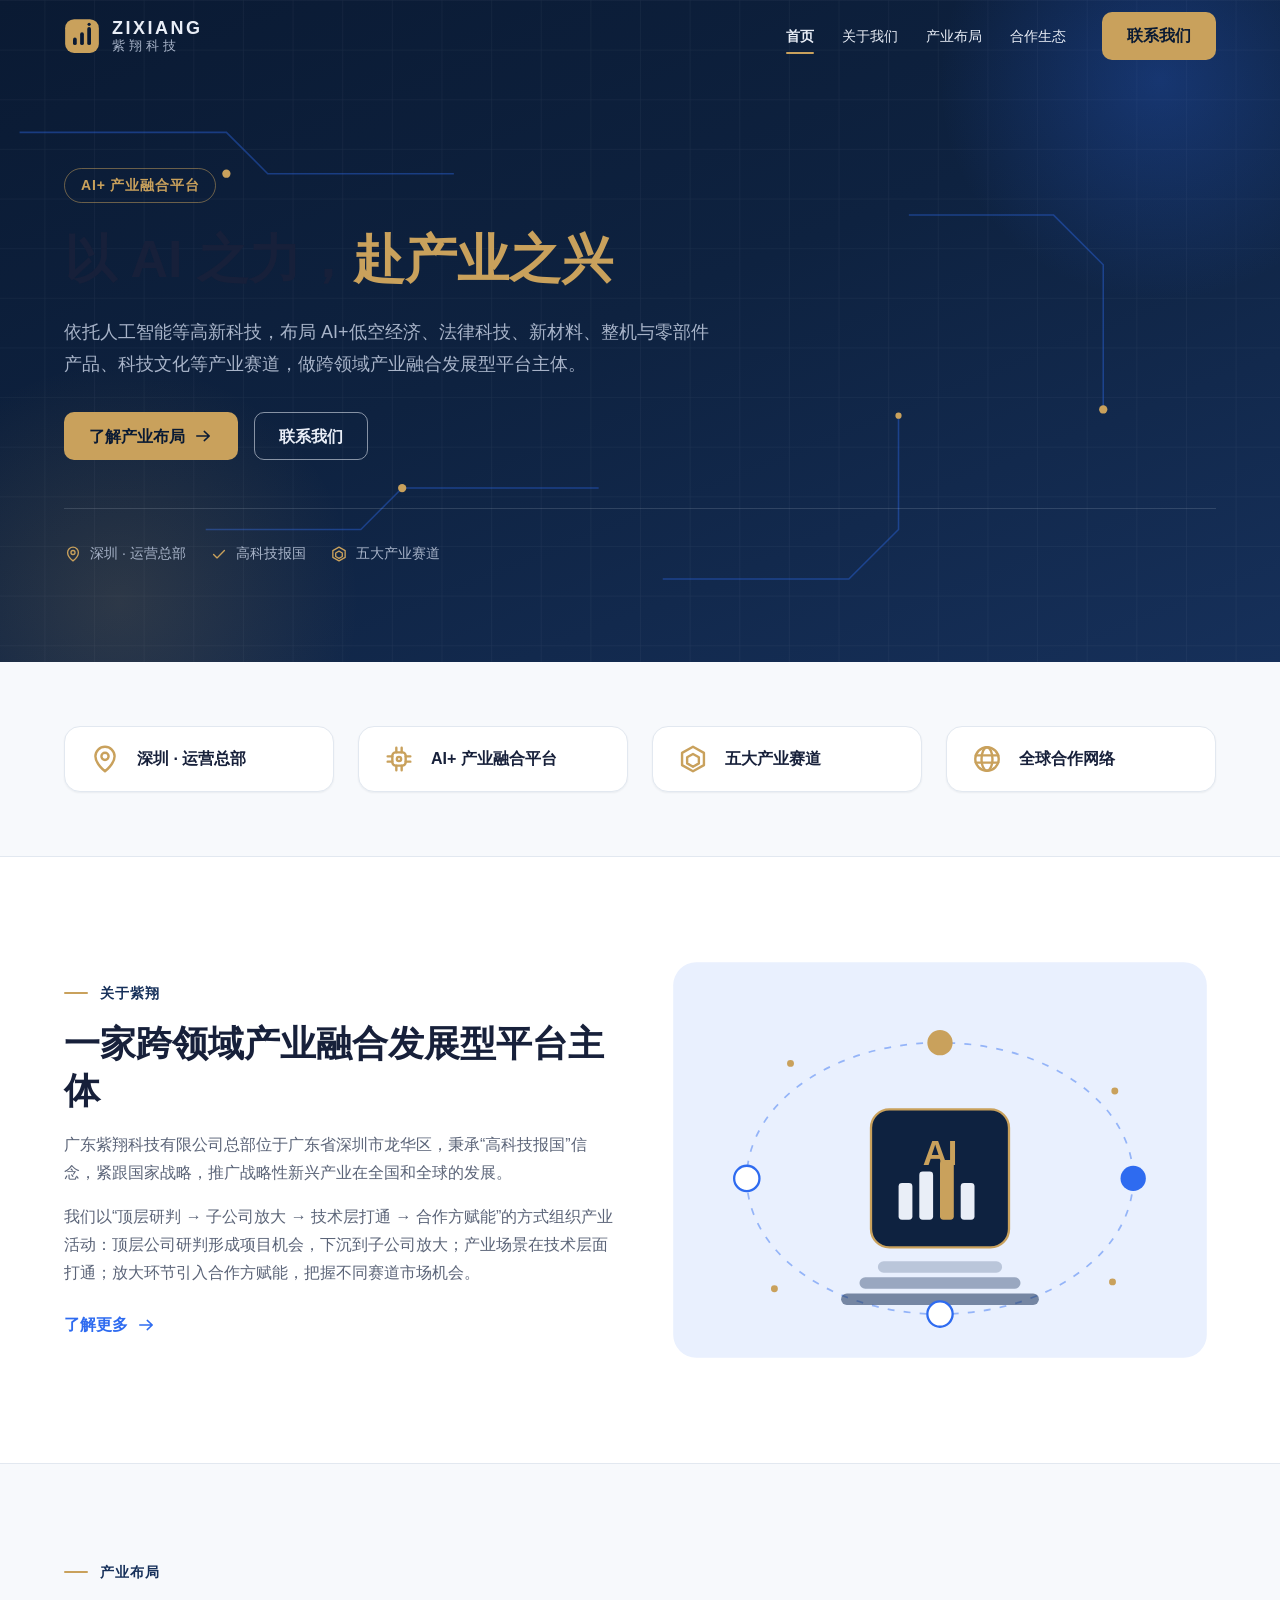
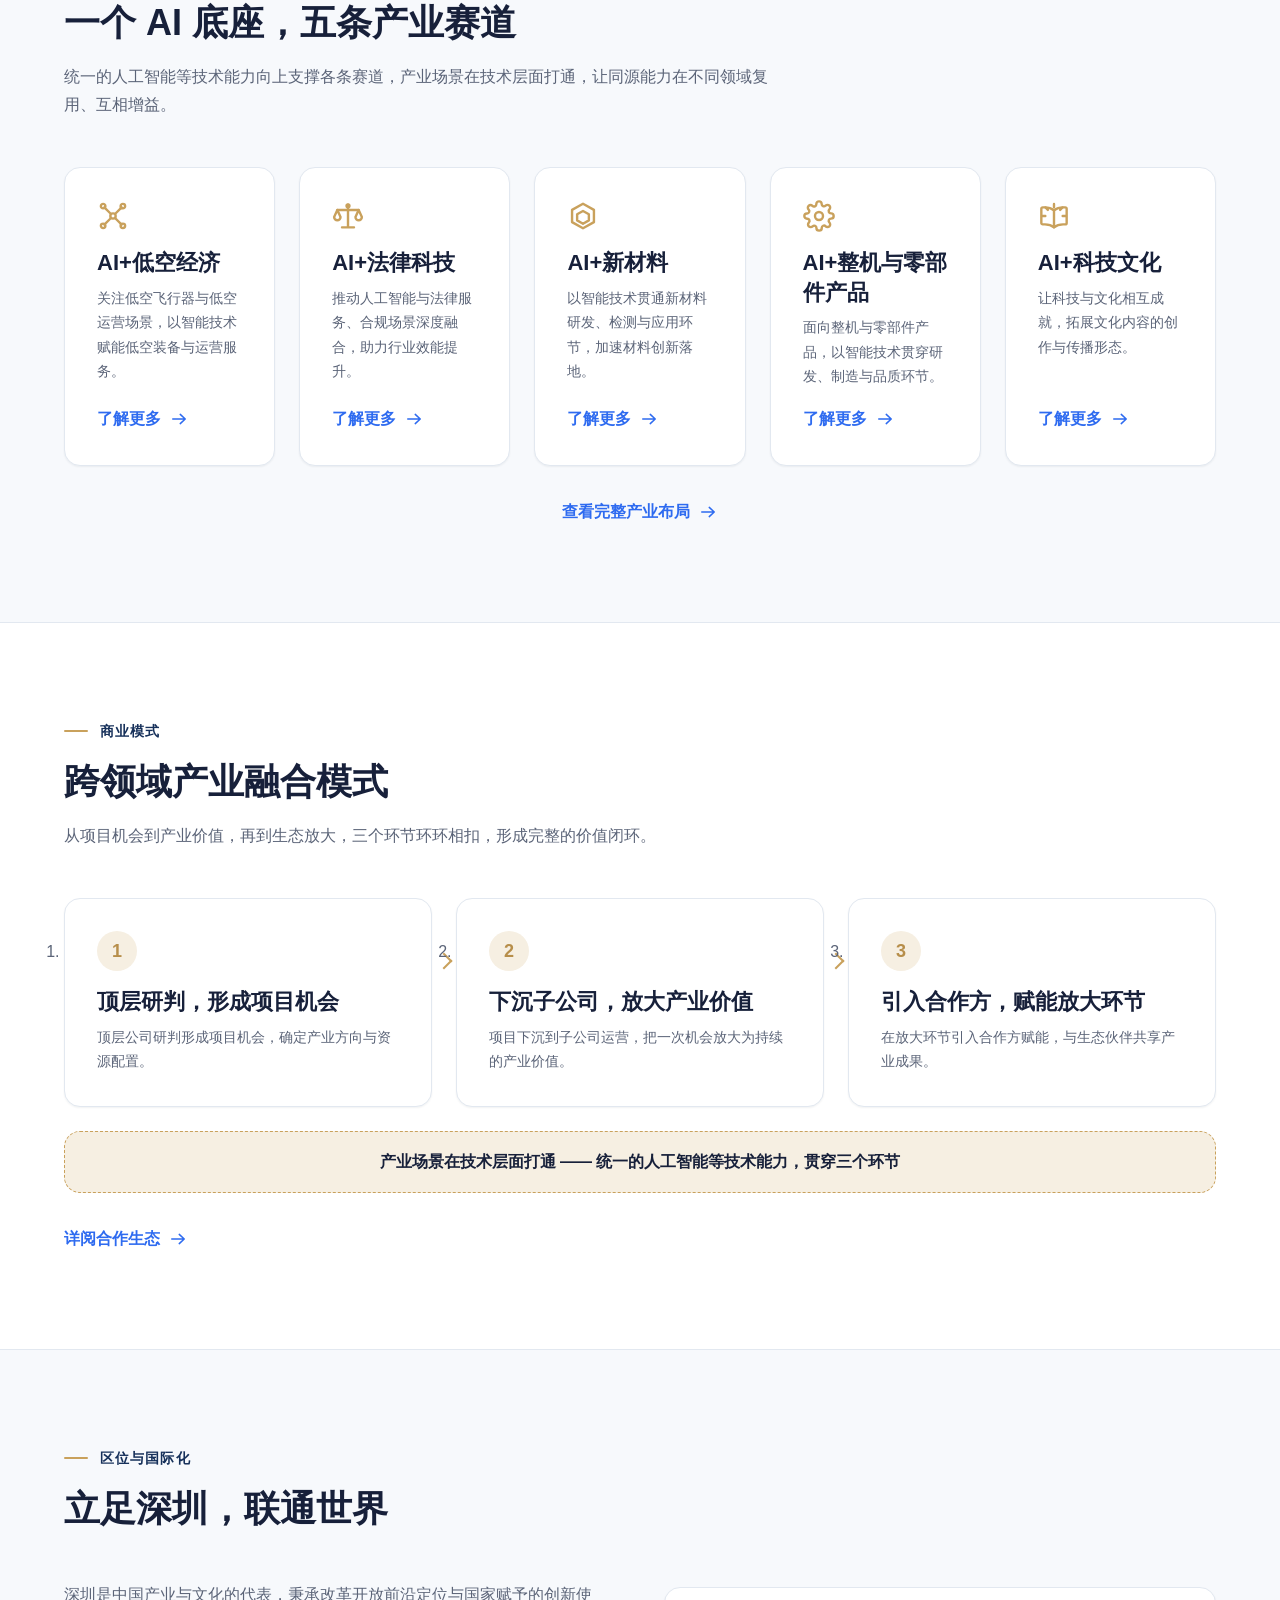
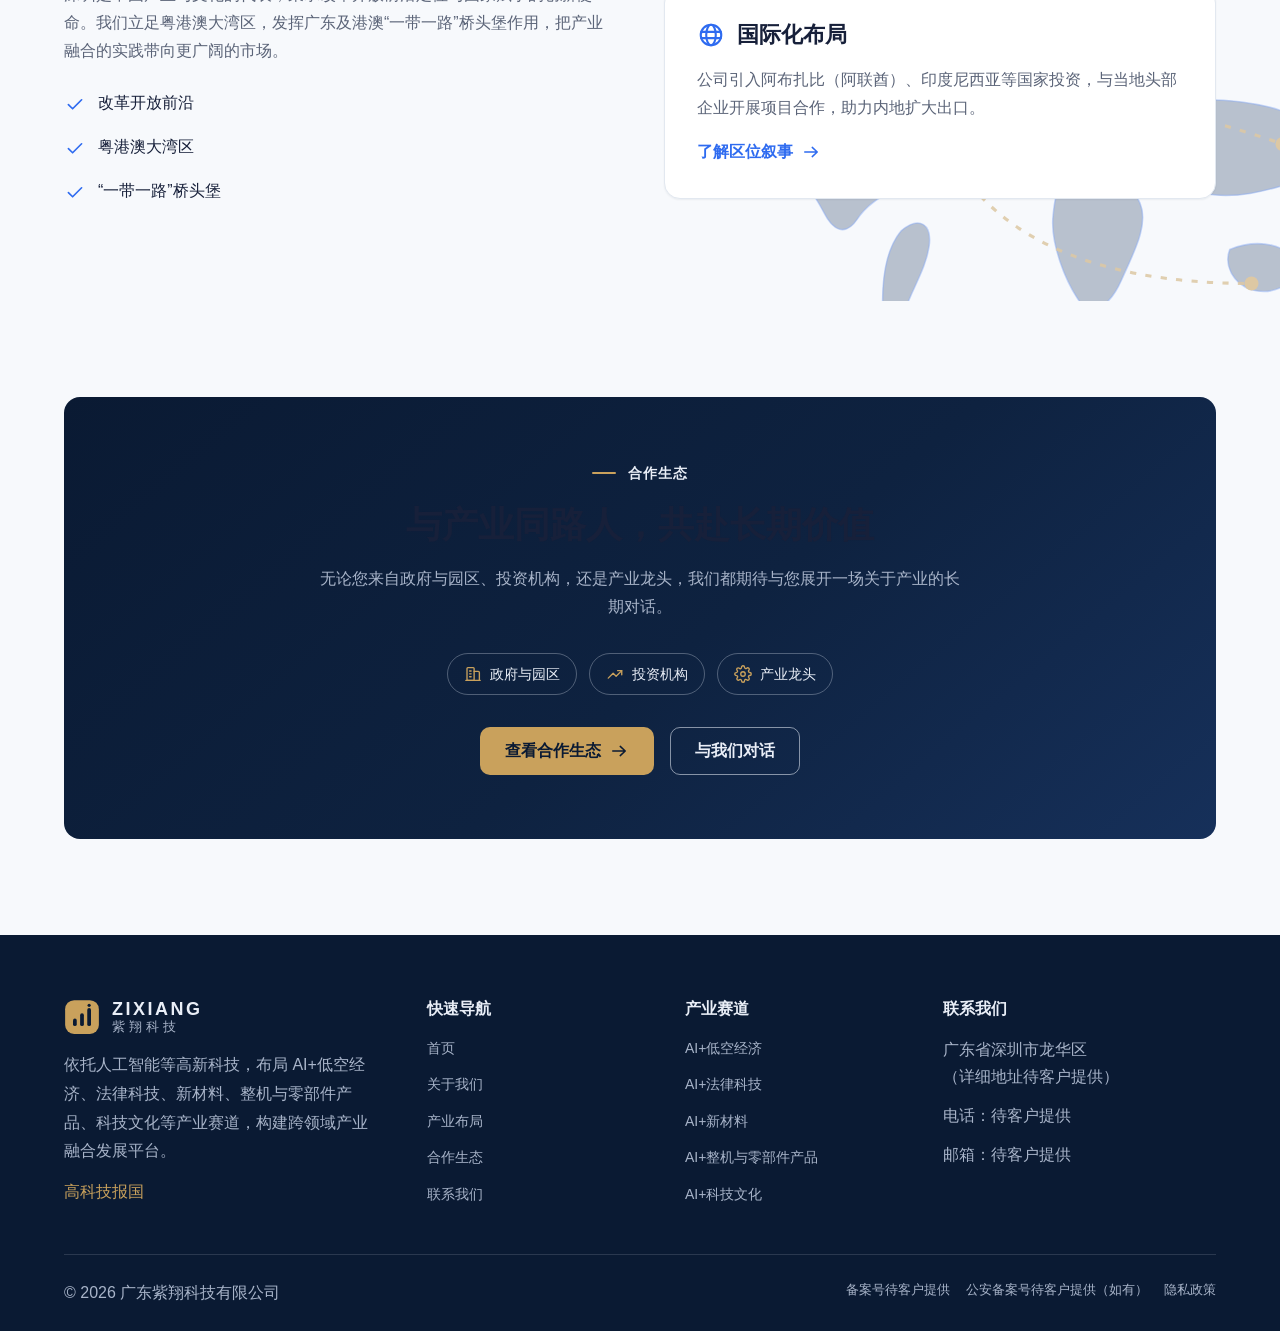
<file: index.html>
<!DOCTYPE html>
<html lang="zh-CN">
<head>
  <meta charset="UTF-8">
  <meta name="viewport" content="width=device-width, initial-scale=1">
  <title>广东紫翔科技有限公司 — AI+产业融合发展平台 · 官方网站</title>
  <meta name="description" content="广东紫翔科技有限公司总部位于深圳，依托人工智能等高新科技，布局AI+低空经济、法律科技、新材料、整机与零部件产品、科技文化等产业赛道，构建跨领域产业融合发展平台，与生态伙伴共赢。">
  <link rel="icon" type="image/svg+xml" href="assets/img/favicon.svg">
  <meta name="theme-color" content="#0A1A33">
  <meta property="og:type" content="website">
  <meta property="og:title" content="广东紫翔科技有限公司 — AI+产业融合发展平台 · 官方网站">
  <meta property="og:description" content="广东紫翔科技有限公司总部位于深圳，依托人工智能等高新科技，布局AI+低空经济、法律科技、新材料、整机与零部件产品、科技文化等产业赛道，构建跨领域产业融合发展平台，与生态伙伴共赢。">
  <meta property="og:site_name" content="广东紫翔科技有限公司">
  <link rel="stylesheet" href="assets/css/style.css">
  <script>document.documentElement.classList.add("has-js");</script>
</head>
<body>
  <a class="skip-link" href="#main">跳到主内容</a>

  <!-- 顶部导航：首页 Hero 上为透明态，滚动超过 40px 切换白底（JS） -->
  <header class="site-header" id="site-header">
    <div class="container site-header__inner">
      <a class="logo" href="index.html" aria-label="紫翔科技 · 返回首页">
        <svg class="logo__mark" viewBox="0 0 48 48" aria-hidden="true">
          <rect x="1.5" y="1.5" width="45" height="45" rx="12" fill="#C9A15C"/>
          <rect x="12" y="26" width="5" height="10" rx="2.5" fill="#0A1A33"/>
          <rect x="21.5" y="19" width="5" height="17" rx="2.5" fill="#0A1A33"/>
          <rect x="31" y="12" width="5" height="24" rx="2.5" fill="#0A1A33"/>
          <circle cx="33.5" cy="8.4" r="2.1" fill="#0A1A33"/>
        </svg>
        <span class="logo__text">
          <span class="logo__name">ZIXIANG</span>
          <span class="logo__sub">紫翔科技</span>
        </span>
      </a>
      <nav class="nav" aria-label="主导航">
        <ul class="nav__list">
          <li><a class="nav__link" href="index.html" aria-current="page">首页</a></li>
          <li><a class="nav__link" href="about.html">关于我们</a></li>
          <li><a class="nav__link" href="industries.html">产业布局</a></li>
          <li><a class="nav__link" href="cooperation.html">合作生态</a></li>
        </ul>
      </nav>
      <a class="btn btn--primary nav__cta" href="contact.html">联系我们</a>
      <button class="nav-toggle" type="button" data-drawer-toggle aria-expanded="false" aria-controls="mobile-drawer" aria-label="打开菜单">
        <svg class="icon" viewBox="0 0 24 24" aria-hidden="true"><path d="M4 7h16M4 12h16M4 17h16"/></svg>
      </button>
    </div>
  </header>

  <!-- 移动端抽屉菜单（≤1024px） -->
  <div class="drawer" id="mobile-drawer" role="dialog" aria-modal="true" aria-label="移动端导航菜单" aria-hidden="true">
    <div class="drawer__top">
      <a class="logo" href="index.html" aria-label="紫翔科技 · 返回首页">
        <svg class="logo__mark" viewBox="0 0 48 48" aria-hidden="true">
          <rect x="1.5" y="1.5" width="45" height="45" rx="12" fill="#C9A15C"/>
          <rect x="12" y="26" width="5" height="10" rx="2.5" fill="#0A1A33"/>
          <rect x="21.5" y="19" width="5" height="17" rx="2.5" fill="#0A1A33"/>
          <rect x="31" y="12" width="5" height="24" rx="2.5" fill="#0A1A33"/>
          <circle cx="33.5" cy="8.4" r="2.1" fill="#0A1A33"/>
        </svg>
        <span class="logo__text">
          <span class="logo__name">ZIXIANG</span>
          <span class="logo__sub">紫翔科技</span>
        </span>
      </a>
      <button class="drawer__close" type="button" data-drawer-toggle aria-expanded="false" aria-controls="mobile-drawer" aria-label="关闭菜单">
        <svg class="icon" viewBox="0 0 24 24" aria-hidden="true"><path d="M6.2 6.2l11.6 11.6M17.8 6.2 6.2 17.8"/></svg>
      </button>
    </div>
    <nav class="drawer__nav" aria-label="移动端主导航">
      <ul class="drawer__list">
        <li><a class="drawer__link" href="index.html" aria-current="page">首页<svg class="icon" viewBox="0 0 24 24" aria-hidden="true"><path d="M4.5 12h15M13.5 6.5l6 5.5-6 5.5"/></svg></a></li>
        <li><a class="drawer__link" href="about.html">关于我们<svg class="icon" viewBox="0 0 24 24" aria-hidden="true"><path d="M4.5 12h15M13.5 6.5l6 5.5-6 5.5"/></svg></a></li>
        <li><a class="drawer__link" href="industries.html">产业布局<svg class="icon" viewBox="0 0 24 24" aria-hidden="true"><path d="M4.5 12h15M13.5 6.5l6 5.5-6 5.5"/></svg></a></li>
        <li><a class="drawer__link" href="cooperation.html">合作生态<svg class="icon" viewBox="0 0 24 24" aria-hidden="true"><path d="M4.5 12h15M13.5 6.5l6 5.5-6 5.5"/></svg></a></li>
      </ul>
    </nav>
    <a class="btn btn--primary drawer__cta" href="contact.html">联系我们</a>
    <p class="drawer__meta">广东紫翔科技有限公司<br>广东省深圳市龙华区（详细地址待客户提供）</p>
  </div>

  <main id="main">
    <!-- ===== 区块 1：Hero 主视觉 ===== -->
    <section class="hero" aria-labelledby="hero-title">
      <div class="hero__deco" aria-hidden="true">
        <svg viewBox="0 0 1440 640" preserveAspectRatio="xMidYMid slice" aria-hidden="true">
          <defs>
            <pattern id="hero-grid" width="48" height="48" patternUnits="userSpaceOnUse">
              <path d="M48 0H0V48" fill="none" stroke="#E9EEF7" stroke-width="1"/>
            </pattern>
          </defs>
          <rect width="1440" height="640" fill="url(#hero-grid)" opacity="0.07"/>
          <g stroke="#2E6BF0" stroke-width="1.5" fill="none" opacity="0.4">
            <path d="M120 128h200l40 40h180"/>
            <path d="M980 208h140l48 48v140"/>
            <path d="M300 512h150l40-40h190"/>
            <path d="M742 560h180l48-48v-110"/>
          </g>
          <g fill="#C9A15C">
            <circle cx="320" cy="168" r="4"/>
            <circle cx="1168" cy="396" r="4"/>
            <circle cx="490" cy="472" r="4"/>
            <circle cx="970" cy="402" r="3"/>
          </g>
        </svg>
        <span class="hero__glow hero__glow--1"></span>
        <span class="hero__glow hero__glow--2"></span>
      </div>
      <div class="container">
        <p class="hero__eyebrow">AI+ 产业融合平台</p>
        <h1 class="hero__title" id="hero-title">以 AI 之力，<em>赴产业之兴</em></h1>
        <p class="hero__desc">依托人工智能等高新科技，布局 AI+低空经济、法律科技、新材料、整机与零部件产品、科技文化等产业赛道，做跨领域产业融合发展型平台主体。</p>
        <div class="hero__actions">
          <a class="btn btn--primary" href="industries.html">了解产业布局<svg class="icon" viewBox="0 0 24 24" aria-hidden="true"><path d="M4.5 12h15M13.5 6.5l6 5.5-6 5.5"/></svg></a>
          <a class="btn btn--outline-light" href="contact.html">联系我们</a>
        </div>
        <div class="hero__meta">
          <span class="hero__meta-item"><svg class="icon" viewBox="0 0 24 24" aria-hidden="true"><path d="M12 21.2s-7.2-5.6-7.2-11.2a7.2 7.2 0 0 1 14.4 0c0 5.6-7.2 11.2-7.2 11.2Z"/><circle cx="12" cy="10" r="2.7"/></svg>深圳 · 运营总部</span>
          <span class="hero__meta-item"><svg class="icon" viewBox="0 0 24 24" aria-hidden="true"><path d="m4.8 12.6 4.6 4.6L19.2 7.4"/></svg>高科技报国</span>
          <span class="hero__meta-item"><svg class="icon" viewBox="0 0 24 24" aria-hidden="true"><path d="M12 2.8 20.2 7.4v9.2L12 21.2 3.8 16.6V7.4L12 2.8Z"/><path d="M12 8.2 16.4 10.7v4.6L12 17.8 7.6 15.3v-4.6L12 8.2Z"/></svg>五大产业赛道</span>
        </div>
      </div>
    </section>

    <!-- ===== 区块 2：定位速览带 ===== -->
    <section class="section section--tight positioning" aria-label="公司定位速览">
      <div class="container">
        <ul class="positioning__grid">
          <li class="positioning__item reveal">
            <svg class="icon" viewBox="0 0 24 24" aria-hidden="true"><path d="M12 21.2s-7.2-5.6-7.2-11.2a7.2 7.2 0 0 1 14.4 0c0 5.6-7.2 11.2-7.2 11.2Z"/><circle cx="12" cy="10" r="2.7"/></svg>
            <span class="positioning__label">深圳 · 运营总部</span>
          </li>
          <li class="positioning__item reveal">
            <svg class="icon" viewBox="0 0 24 24" aria-hidden="true"><rect x="7" y="7" width="10" height="10" rx="2.5"/><path d="M10 3.5v3.5M14 3.5v3.5M10 17v3.5M14 17v3.5M3.5 10H7M3.5 14H7M17 10h3.5M17 14h3.5"/><circle cx="12" cy="12" r="1.6"/></svg>
            <span class="positioning__label">AI+ 产业融合平台</span>
          </li>
          <li class="positioning__item reveal">
            <svg class="icon" viewBox="0 0 24 24" aria-hidden="true"><path d="M12 2.8 20.2 7.4v9.2L12 21.2 3.8 16.6V7.4L12 2.8Z"/><path d="M12 8.2 16.4 10.7v4.6L12 17.8 7.6 15.3v-4.6L12 8.2Z"/></svg>
            <span class="positioning__label">五大产业赛道</span>
          </li>
          <li class="positioning__item reveal">
            <svg class="icon" viewBox="0 0 24 24" aria-hidden="true"><circle cx="12" cy="12" r="8.8"/><path d="M3.6 9.3h16.8M3.6 14.7h16.8"/><ellipse cx="12" cy="12" rx="4.1" ry="8.8"/></svg>
            <span class="positioning__label">全球合作网络</span>
          </li>
        </ul>
      </div>
    </section>

    <!-- ===== 区块 3：关于我们概览 ===== -->
    <section class="section section--light" aria-labelledby="about-title">
      <div class="container split">
        <div class="reveal">
          <p class="eyebrow">关于紫翔</p>
          <h2 id="about-title" class="section-head__title">一家跨领域产业融合发展型平台主体</h2>
          <div class="prose" style="margin-top: 16px;">
            <p>广东紫翔科技有限公司总部位于广东省深圳市龙华区，秉承“高科技报国”信念，紧跟国家战略，推广战略性新兴产业在全国和全球的发展。</p>
            <p>我们以“顶层研判 → 子公司放大 → 技术层打通 → 合作方赋能”的方式组织产业活动：顶层公司研判形成项目机会，下沉到子公司放大；产业场景在技术层面打通；放大环节引入合作方赋能，把握不同赛道市场机会。</p>
          </div>
          <p style="margin-top: 24px;"><a class="text-link" href="about.html">了解更多<svg class="icon" viewBox="0 0 24 24" aria-hidden="true"><path d="M4.5 12h15M13.5 6.5l6 5.5-6 5.5"/></svg></a></p>
        </div>
        <div class="reveal">
          <svg class="illustration" viewBox="0 0 480 360" role="img" aria-label="抽象示意图：以人工智能为核心的产业平台，通过轨道连接多方节点">
            <rect x="8" y="8" width="464" height="344" rx="20" fill="#E9F0FE"/>
            <ellipse cx="240" cy="196" rx="168" ry="118" fill="none" stroke="#2E6BF0" stroke-width="1.5" stroke-dasharray="6 8" opacity="0.45"/>
            <rect x="186" y="268" width="108" height="10" rx="5" fill="#16305A" opacity="0.22"/>
            <rect x="170" y="282" width="140" height="10" rx="5" fill="#16305A" opacity="0.38"/>
            <rect x="154" y="296" width="172" height="10" rx="5" fill="#16305A" opacity="0.55"/>
            <rect x="180" y="136" width="120" height="120" rx="16" fill="#0E2240" stroke="#C9A15C" stroke-width="2"/>
            <text x="240" y="184" text-anchor="middle" font-family="inherit" font-size="30" font-weight="700" fill="#C9A15C">AI</text>
            <rect x="204" y="200" width="12" height="32" rx="3" fill="#E9EEF7"/>
            <rect x="222" y="190" width="12" height="42" rx="3" fill="#E9EEF7"/>
            <rect x="240" y="180" width="12" height="52" rx="3" fill="#C9A15C"/>
            <rect x="258" y="200" width="12" height="32" rx="3" fill="#E9EEF7"/>
            <circle cx="240" cy="78" r="11" fill="#C9A15C"/>
            <circle cx="408" cy="196" r="11" fill="#2E6BF0"/>
            <circle cx="240" cy="314" r="11" fill="#FFFFFF" stroke="#2E6BF0" stroke-width="2"/>
            <circle cx="72" cy="196" r="11" fill="#FFFFFF" stroke="#2E6BF0" stroke-width="2"/>
            <g fill="#C9A15C">
              <circle cx="110" cy="96" r="3"/>
              <circle cx="392" cy="120" r="3"/>
              <circle cx="96" cy="292" r="3"/>
              <circle cx="390" cy="286" r="3"/>
            </g>
          </svg>
        </div>
      </div>
    </section>

    <!-- ===== 区块 4：产业布局速览 ===== -->
    <section class="section section--muted" aria-labelledby="tracks-title">
      <div class="container">
        <div class="section-head reveal">
          <p class="eyebrow">产业布局</p>
          <h2 id="tracks-title">一个 AI 底座，五条产业赛道</h2>
          <p class="section-head__desc">统一的人工智能等技术能力向上支撑各条赛道，产业场景在技术层面打通，让同源能力在不同领域复用、互相增益。</p>
        </div>
        <ul class="track-preview">
          <li class="card card--hover track-preview__card reveal">
            <span class="track-card__icon"><svg class="icon icon--lg" viewBox="0 0 24 24" aria-hidden="true"><circle cx="12" cy="12" r="2"/><path d="M10.3 10.3 5.5 5.5M13.7 10.3 18.5 5.5M10.3 13.7 5.5 18.5M13.7 13.7 18.5 18.5"/><circle cx="4.6" cy="4.6" r="1.7"/><circle cx="19.4" cy="4.6" r="1.7"/><circle cx="4.6" cy="19.4" r="1.7"/><circle cx="19.4" cy="19.4" r="1.7"/></svg></span>
            <h3 class="track-preview__name">AI+低空经济</h3>
            <p class="track-preview__desc">关注低空飞行器与低空运营场景，以智能技术赋能低空装备与运营服务。</p>
            <p class="card__link"><a class="text-link" href="industries.html#low-altitude">了解更多<svg class="icon" viewBox="0 0 24 24" aria-hidden="true"><path d="M4.5 12h15M13.5 6.5l6 5.5-6 5.5"/></svg></a></p>
          </li>
          <li class="card card--hover track-preview__card reveal">
            <span class="track-card__icon"><svg class="icon icon--lg" viewBox="0 0 24 24" aria-hidden="true"><path d="M12 3.5v17M7.5 20.5h9M4 7.5h16"/><path d="M4 7.5 1.6 12.8a2.4 2.4 0 0 0 4.8 0Z"/><path d="M20 7.5 17.6 12.8a2.4 2.4 0 0 0 4.8 0Z"/><circle cx="12" cy="4.4" r="1.1"/></svg></span>
            <h3 class="track-preview__name">AI+法律科技</h3>
            <p class="track-preview__desc">推动人工智能与法律服务、合规场景深度融合，助力行业效能提升。</p>
            <p class="card__link"><a class="text-link" href="industries.html#legal-tech">了解更多<svg class="icon" viewBox="0 0 24 24" aria-hidden="true"><path d="M4.5 12h15M13.5 6.5l6 5.5-6 5.5"/></svg></a></p>
          </li>
          <li class="card card--hover track-preview__card reveal">
            <span class="track-card__icon"><svg class="icon icon--lg" viewBox="0 0 24 24" aria-hidden="true"><path d="M12 2.8 20.2 7.4v9.2L12 21.2 3.8 16.6V7.4L12 2.8Z"/><path d="M12 8.2 16.4 10.7v4.6L12 17.8 7.6 15.3v-4.6L12 8.2Z"/></svg></span>
            <h3 class="track-preview__name">AI+新材料</h3>
            <p class="track-preview__desc">以智能技术贯通新材料研发、检测与应用环节，加速材料创新落地。</p>
            <p class="card__link"><a class="text-link" href="industries.html#material">了解更多<svg class="icon" viewBox="0 0 24 24" aria-hidden="true"><path d="M4.5 12h15M13.5 6.5l6 5.5-6 5.5"/></svg></a></p>
          </li>
          <li class="card card--hover track-preview__card reveal">
            <span class="track-card__icon"><svg class="icon icon--lg" viewBox="0 0 24 24" aria-hidden="true"><path d="M19.4 15a1.65 1.65 0 0 0 .33 1.82l.06.06a2 2 0 1 1-2.83 2.83l-.06-.06a1.65 1.65 0 0 0-1.82-.33 1.65 1.65 0 0 0-1 1.51V21a2 2 0 1 1-4 0v-.09a1.65 1.65 0 0 0-1-1.51 1.65 1.65 0 0 0-1.82.33l-.06.06a2 2 0 1 1-2.83-2.83l.06-.06a1.65 1.65 0 0 0 .33-1.82 1.65 1.65 0 0 0-1.51-1H3a2 2 0 1 1 0-4h.09a1.65 1.65 0 0 0 1.51-1 1.65 1.65 0 0 0-.33-1.82l-.06-.06a2 2 0 1 1 2.83-2.83l.06.06a1.65 1.65 0 0 0 1.82.33h.08a1.65 1.65 0 0 0 1-1.51V3a2 2 0 1 1 4 0v.09a1.65 1.65 0 0 0 1 1.51h.08a1.65 1.65 0 0 0 1.82-.33l.06-.06a2 2 0 1 1 2.83 2.83l-.06.06a1.65 1.65 0 0 0-.33 1.82v.08a1.65 1.65 0 0 0 1.51 1H21a2 2 0 1 1 0 4h-.09a1.65 1.65 0 0 0-1.51 1z"/><circle cx="12" cy="12" r="3"/></svg></span>
            <h3 class="track-preview__name">AI+整机与零部件产品</h3>
            <p class="track-preview__desc">面向整机与零部件产品，以智能技术贯穿研发、制造与品质环节。</p>
            <p class="card__link"><a class="text-link" href="industries.html#hardware">了解更多<svg class="icon" viewBox="0 0 24 24" aria-hidden="true"><path d="M4.5 12h15M13.5 6.5l6 5.5-6 5.5"/></svg></a></p>
          </li>
          <li class="card card--hover track-preview__card reveal">
            <span class="track-card__icon"><svg class="icon icon--lg" viewBox="0 0 24 24" aria-hidden="true"><path d="M12 3v2.5M5.6 5.6l1.8 1.8M3 12h2.5M18.5 12h2.5M16.6 7.4l1.8-1.8"/><path d="M12 20.5c-1.6-1.3-4.2-2.2-6.8-2.2H3.6a1.1 1.1 0 0 1-1.1-1.1V6.6a1.1 1.1 0 0 1 1.1-1.1h1.6c2.6 0 5.2.9 6.8 2.2 1.6-1.3 4.2-2.2 6.8-2.2h1.6a1.1 1.1 0 0 1 1.1 1.1v10.6a1.1 1.1 0 0 1-1.1 1.1h-1.6c-2.6 0-5.2.9-6.8 2.2Z"/><path d="M12 7.7v12.8"/></svg></span>
            <h3 class="track-preview__name">AI+科技文化</h3>
            <p class="track-preview__desc">让科技与文化相互成就，拓展文化内容的创作与传播形态。</p>
            <p class="card__link"><a class="text-link" href="industries.html#culture">了解更多<svg class="icon" viewBox="0 0 24 24" aria-hidden="true"><path d="M4.5 12h15M13.5 6.5l6 5.5-6 5.5"/></svg></a></p>
          </li>
        </ul>
        <p style="margin-top: 32px; text-align: center;"><a class="text-link" href="industries.html">查看完整产业布局<svg class="icon" viewBox="0 0 24 24" aria-hidden="true"><path d="M4.5 12h15M13.5 6.5l6 5.5-6 5.5"/></svg></a></p>
      </div>
    </section>

    <!-- ===== 区块 5：商业模式图解 ===== -->
    <section class="section section--light" aria-labelledby="model-title">
      <div class="container">
        <div class="section-head reveal">
          <p class="eyebrow">商业模式</p>
          <h2 id="model-title">跨领域产业融合模式</h2>
          <p class="section-head__desc">从项目机会到产业价值，再到生态放大，三个环节环环相扣，形成完整的价值闭环。</p>
        </div>
        <ol class="steps">
          <li class="step reveal">
            <span class="step__num">1</span>
            <h3 class="step__title">顶层研判，形成项目机会</h3>
            <p class="step__desc">顶层公司研判形成项目机会，确定产业方向与资源配置。</p>
          </li>
          <li class="step reveal">
            <span class="step__num">2</span>
            <h3 class="step__title">下沉子公司，放大产业价值</h3>
            <p class="step__desc">项目下沉到子公司运营，把一次机会放大为持续的产业价值。</p>
          </li>
          <li class="step reveal">
            <span class="step__num">3</span>
            <h3 class="step__title">引入合作方，赋能放大环节</h3>
            <p class="step__desc">在放大环节引入合作方赋能，与生态伙伴共享产业成果。</p>
          </li>
        </ol>
        <p class="model-band reveal">产业场景在技术层面打通 —— 统一的人工智能等技术能力，贯穿三个环节</p>
        <p style="margin-top: 32px;"><a class="text-link" href="cooperation.html#model">详阅合作生态<svg class="icon" viewBox="0 0 24 24" aria-hidden="true"><path d="M4.5 12h15M13.5 6.5l6 5.5-6 5.5"/></svg></a></p>
      </div>
    </section>

    <!-- ===== 区块 6：区位与国际化 ===== -->
    <section class="section section--muted region" aria-labelledby="region-title">
      <svg class="region__map" viewBox="0 0 400 200" aria-hidden="true">
        <g fill="#16305A" fill-opacity="0.5" stroke="#2E6BF0" stroke-opacity="0.45" stroke-width="1">
          <path d="M40 52 C70 30 120 34 128 52 C134 66 120 78 108 84 C96 92 84 96 76 108 C68 120 60 116 54 104 C46 88 30 74 40 52 Z"/>
          <path d="M104 116 C116 106 124 112 122 126 C120 140 112 152 106 168 C100 182 92 176 92 162 C92 146 94 128 104 116 Z"/>
          <path d="M196 44 C214 34 236 38 240 50 C244 62 232 70 220 72 C208 74 196 68 190 58 C188 50 190 46 196 44 Z"/>
          <path d="M208 88 C228 78 252 84 258 98 C264 112 254 130 246 148 C238 166 226 172 218 160 C210 148 200 124 202 106 C203 96 204 90 208 88 Z"/>
          <path d="M252 40 C286 26 340 30 366 46 C388 60 380 78 360 84 C340 90 320 96 300 92 C280 88 258 78 248 64 C242 54 244 44 252 40 Z"/>
          <path d="M316 128 C336 120 356 126 358 138 C360 150 344 158 330 154 C318 150 312 138 316 128 Z"/>
        </g>
        <g fill="none" stroke="#C9A15C" stroke-width="2" opacity="0.85" stroke-dasharray="4 6">
          <path d="M128 52 Q200 8 350 60"/>
          <path d="M128 52 Q170 150 330 150"/>
        </g>
        <g fill="#C9A15C">
          <circle cx="128" cy="52" r="4.5"/>
          <circle cx="350" cy="60" r="4.5"/>
          <circle cx="330" cy="150" r="4.5"/>
          <circle cx="240" cy="50" r="3.5"/>
        </g>
      </svg>
      <div class="container">
        <div class="section-head reveal">
          <p class="eyebrow">区位与国际化</p>
          <h2 id="region-title">立足深圳，联通世界</h2>
        </div>
        <div class="split">
          <div class="reveal">
            <p>深圳是中国产业与文化的代表，秉承改革开放前沿定位与国家赋予的创新使命。我们立足粤港澳大湾区，发挥广东及港澳“一带一路”桥头堡作用，把产业融合的实践带向更广阔的市场。</p>
            <ul class="region__points">
              <li class="region__point"><svg class="icon" viewBox="0 0 24 24" aria-hidden="true"><path d="m4.8 12.6 4.6 4.6L19.2 7.4"/></svg>改革开放前沿</li>
              <li class="region__point"><svg class="icon" viewBox="0 0 24 24" aria-hidden="true"><path d="m4.8 12.6 4.6 4.6L19.2 7.4"/></svg>粤港澳大湾区</li>
              <li class="region__point"><svg class="icon" viewBox="0 0 24 24" aria-hidden="true"><path d="m4.8 12.6 4.6 4.6L19.2 7.4"/></svg>“一带一路”桥头堡</li>
            </ul>
          </div>
          <div class="region__intl reveal">
            <h3 class="region__intl-title"><svg class="icon" viewBox="0 0 24 24" aria-hidden="true"><circle cx="12" cy="12" r="8.8"/><path d="M3.6 9.3h16.8M3.6 14.7h16.8"/><ellipse cx="12" cy="12" rx="4.1" ry="8.8"/></svg>国际化布局</h3>
            <p>公司引入阿布扎比（阿联酋）、印度尼西亚等国家投资，与当地头部企业开展项目合作，助力内地扩大出口。</p>
            <p style="margin-top: 16px;"><a class="text-link" href="about.html#region">了解区位叙事<svg class="icon" viewBox="0 0 24 24" aria-hidden="true"><path d="M4.5 12h15M13.5 6.5l6 5.5-6 5.5"/></svg></a></p>
          </div>
        </div>
      </div>
    </section>

    <!-- ===== 区块 7：合作生态入口 + 底部 CTA ===== -->
    <section class="section section--muted" aria-labelledby="cta-title">
      <div class="container">
        <div class="cta-band reveal">
          <p class="eyebrow" style="justify-content: center;">合作生态</p>
          <h2 id="cta-title" class="cta-band__title">与产业同路人，共赴长期价值</h2>
          <p class="cta-band__desc">无论您来自政府与园区、投资机构，还是产业龙头，我们都期待与您展开一场关于产业的长期对话。</p>
          <ul class="cta-band__chips">
            <li class="chip"><svg class="icon" viewBox="0 0 24 24" aria-hidden="true"><rect x="4" y="3.5" width="9.5" height="17" rx="1.2"/><path d="M13.5 8.5H19a1.5 1.5 0 0 1 1.5 1.5v10.5"/><path d="M7.5 8h2M7.5 11.8h2M7.5 15.6h2"/><path d="M2.5 20.5h19"/></svg>政府与园区</li>
            <li class="chip"><svg class="icon" viewBox="0 0 24 24" aria-hidden="true"><path d="M3 17.5 9.5 11l4 4 7.5-7.5"/><path d="M15.5 7.5H21V13"/></svg>投资机构</li>
            <li class="chip"><svg class="icon" viewBox="0 0 24 24" aria-hidden="true"><path d="M19.4 15a1.65 1.65 0 0 0 .33 1.82l.06.06a2 2 0 1 1-2.83 2.83l-.06-.06a1.65 1.65 0 0 0-1.82-.33 1.65 1.65 0 0 0-1 1.51V21a2 2 0 1 1-4 0v-.09a1.65 1.65 0 0 0-1-1.51 1.65 1.65 0 0 0-1.82.33l-.06.06a2 2 0 1 1-2.83-2.83l.06-.06a1.65 1.65 0 0 0 .33-1.82 1.65 1.65 0 0 0-1.51-1H3a2 2 0 1 1 0-4h.09a1.65 1.65 0 0 0 1.51-1 1.65 1.65 0 0 0-.33-1.82l-.06-.06a2 2 0 1 1 2.83-2.83l.06.06a1.65 1.65 0 0 0 1.82.33h.08a1.65 1.65 0 0 0 1-1.51V3a2 2 0 1 1 4 0v.09a1.65 1.65 0 0 0 1 1.51h.08a1.65 1.65 0 0 0 1.82-.33l.06-.06a2 2 0 1 1 2.83 2.83l-.06.06a1.65 1.65 0 0 0-.33 1.82v.08a1.65 1.65 0 0 0 1.51 1H21a2 2 0 1 1 0 4h-.09a1.65 1.65 0 0 0-1.51 1z"/><circle cx="12" cy="12" r="3"/></svg>产业龙头</li>
          </ul>
          <div class="cta-band__actions">
            <a class="btn btn--primary" href="cooperation.html">查看合作生态<svg class="icon" viewBox="0 0 24 24" aria-hidden="true"><path d="M4.5 12h15M13.5 6.5l6 5.5-6 5.5"/></svg></a>
            <a class="btn btn--outline-light" href="contact.html">与我们对话</a>
          </div>
        </div>
      </div>
    </section>
  </main>

  <!-- 全局页脚 -->
  <footer class="site-footer">
    <div class="container">
      <div class="footer__grid">
        <div>
          <a class="logo" href="index.html" aria-label="紫翔科技 · 返回首页">
            <svg class="logo__mark" viewBox="0 0 48 48" aria-hidden="true">
              <rect x="1.5" y="1.5" width="45" height="45" rx="12" fill="#C9A15C"/>
              <rect x="12" y="26" width="5" height="10" rx="2.5" fill="#0A1A33"/>
              <rect x="21.5" y="19" width="5" height="17" rx="2.5" fill="#0A1A33"/>
              <rect x="31" y="12" width="5" height="24" rx="2.5" fill="#0A1A33"/>
              <circle cx="33.5" cy="8.4" r="2.1" fill="#0A1A33"/>
            </svg>
            <span class="logo__text">
              <span class="logo__name">ZIXIANG</span>
              <span class="logo__sub">紫翔科技</span>
            </span>
          </a>
          <p class="footer__desc">依托人工智能等高新科技，布局 AI+低空经济、法律科技、新材料、整机与零部件产品、科技文化等产业赛道，构建跨领域产业融合发展平台。</p>
          <p class="footer__belief">高科技报国</p>
        </div>
        <nav aria-label="快速导航">
          <h2 class="footer__title">快速导航</h2>
          <ul class="footer__list">
            <li><a class="footer__link" href="index.html">首页</a></li>
            <li><a class="footer__link" href="about.html">关于我们</a></li>
            <li><a class="footer__link" href="industries.html">产业布局</a></li>
            <li><a class="footer__link" href="cooperation.html">合作生态</a></li>
            <li><a class="footer__link" href="contact.html">联系我们</a></li>
          </ul>
        </nav>
        <div>
          <h2 class="footer__title">产业赛道</h2>
          <ul class="footer__list">
            <li><a class="footer__link" href="industries.html#low-altitude">AI+低空经济</a></li>
            <li><a class="footer__link" href="industries.html#legal-tech">AI+法律科技</a></li>
            <li><a class="footer__link" href="industries.html#material">AI+新材料</a></li>
            <li><a class="footer__link" href="industries.html#hardware">AI+整机与零部件产品</a></li>
            <li><a class="footer__link" href="industries.html#culture">AI+科技文化</a></li>
          </ul>
        </div>
        <div>
          <h2 class="footer__title">联系我们</h2>
          <div class="footer__contact">
            <p>广东省深圳市龙华区<br>（详细地址待客户提供）</p>
            <p>电话：待客户提供</p>
            <p>邮箱：待客户提供</p>
          </div>
        </div>
      </div>
      <div class="footer__bottom">
        <p>© 2026 广东紫翔科技有限公司</p>
        <div class="footer__bottom-links">
          <span>备案号待客户提供</span>
          <span>公安备案号待客户提供（如有）</span>
          <a class="footer__link" href="#">隐私政策</a>
        </div>
      </div>
    </div>
  </footer>

  <script src="assets/js/main.js"></script>
</body>
</html>
</file>
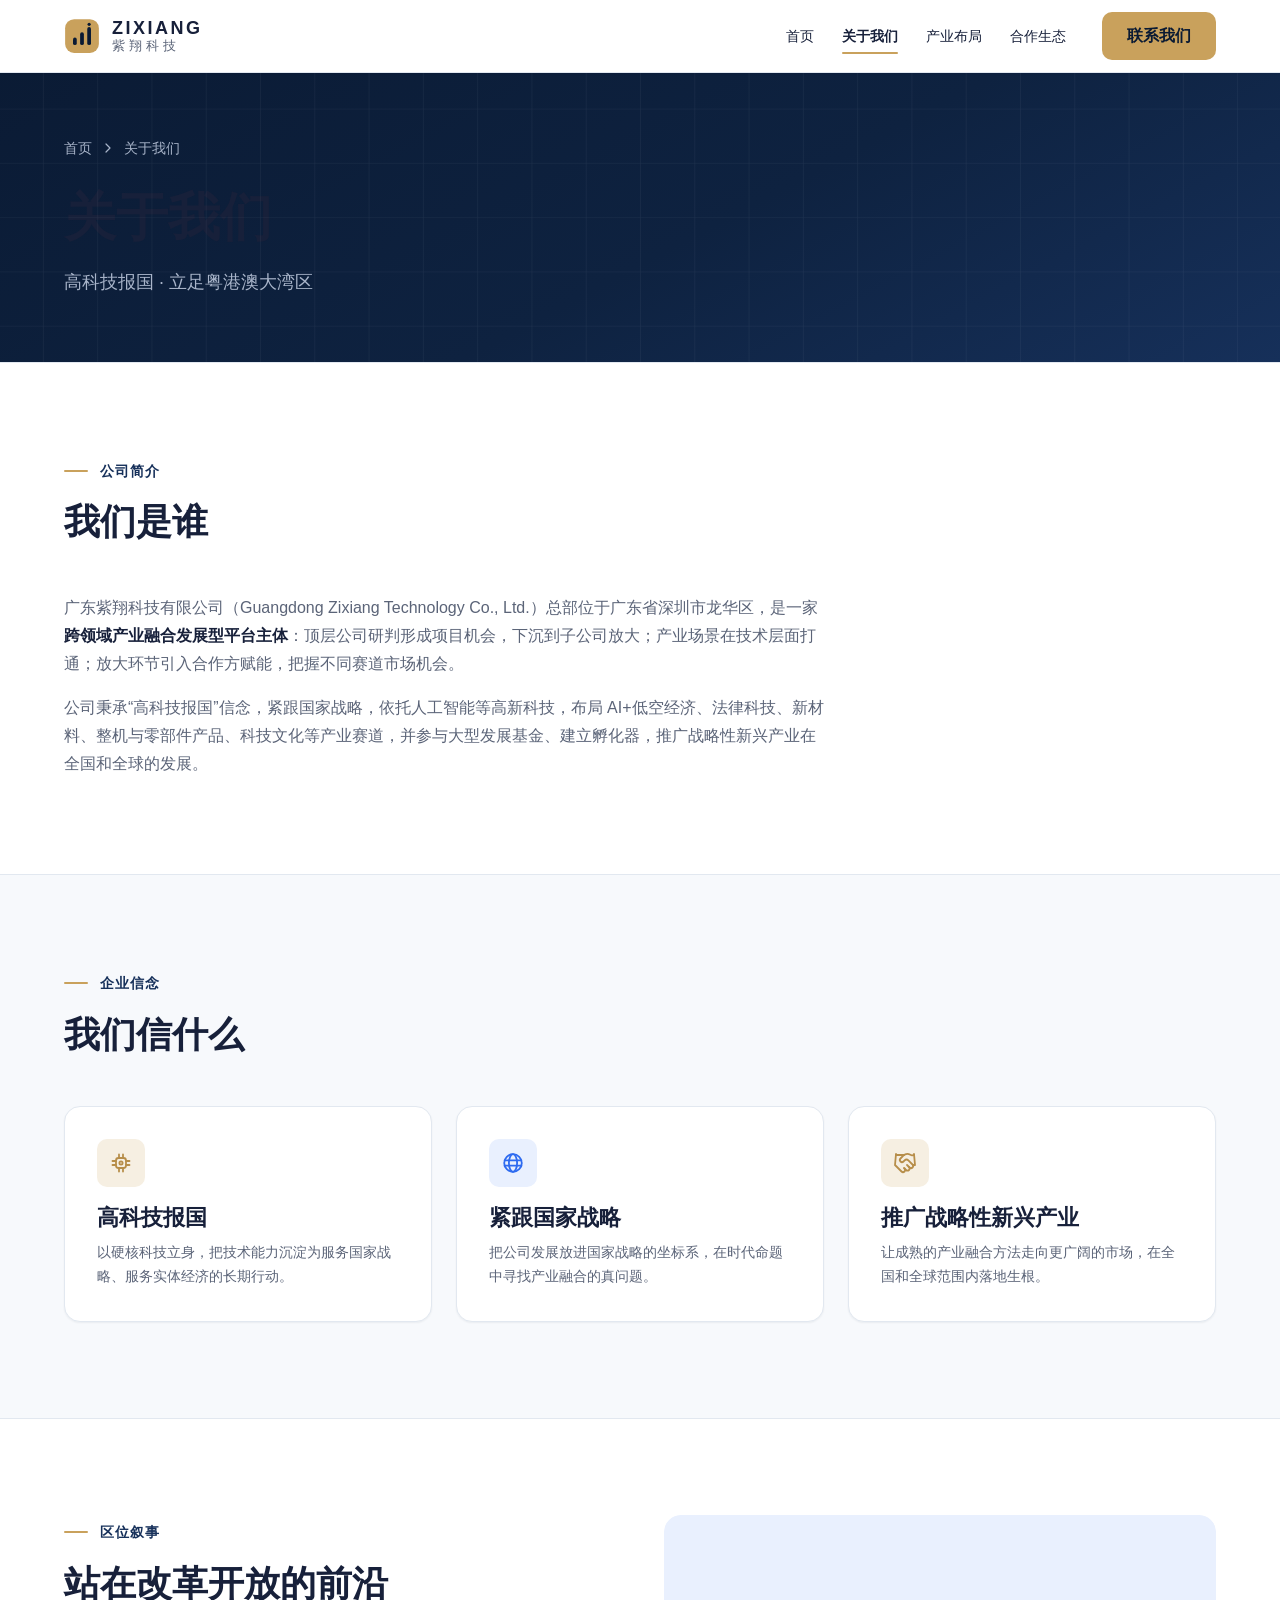
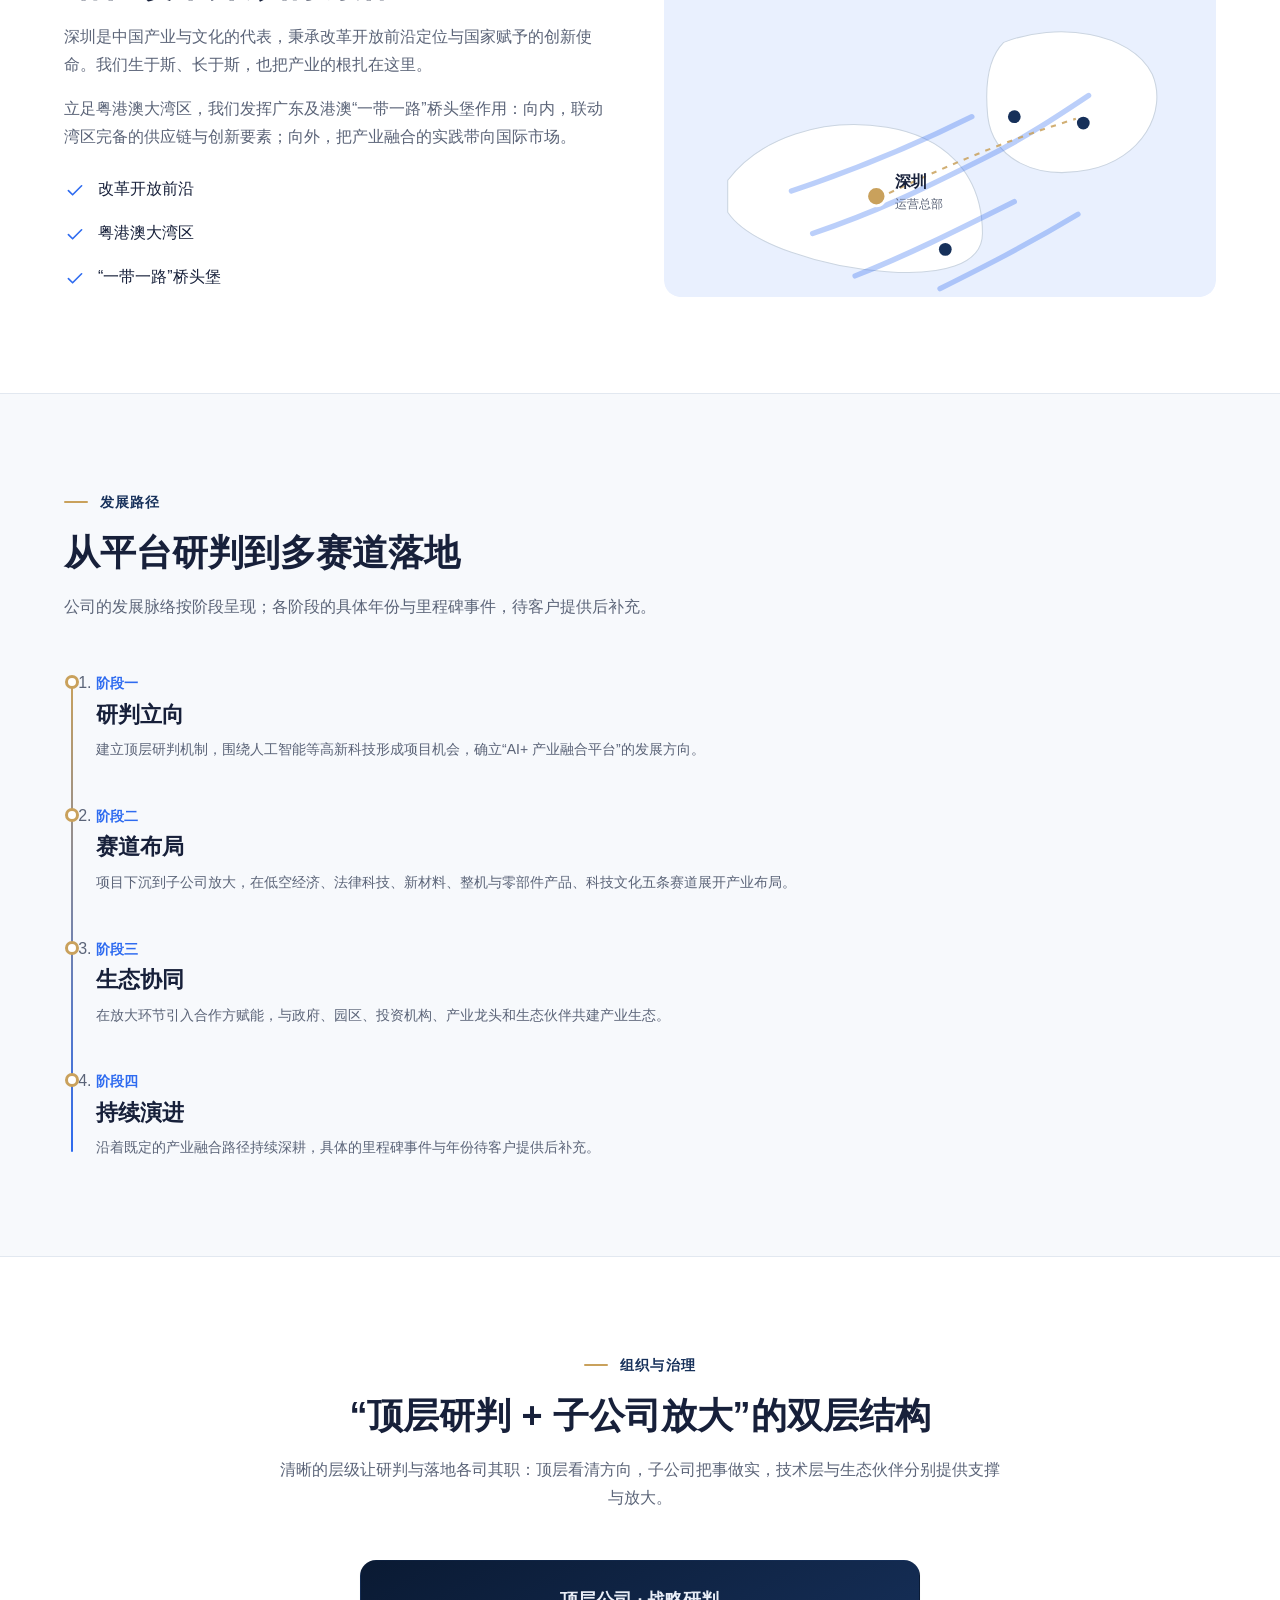
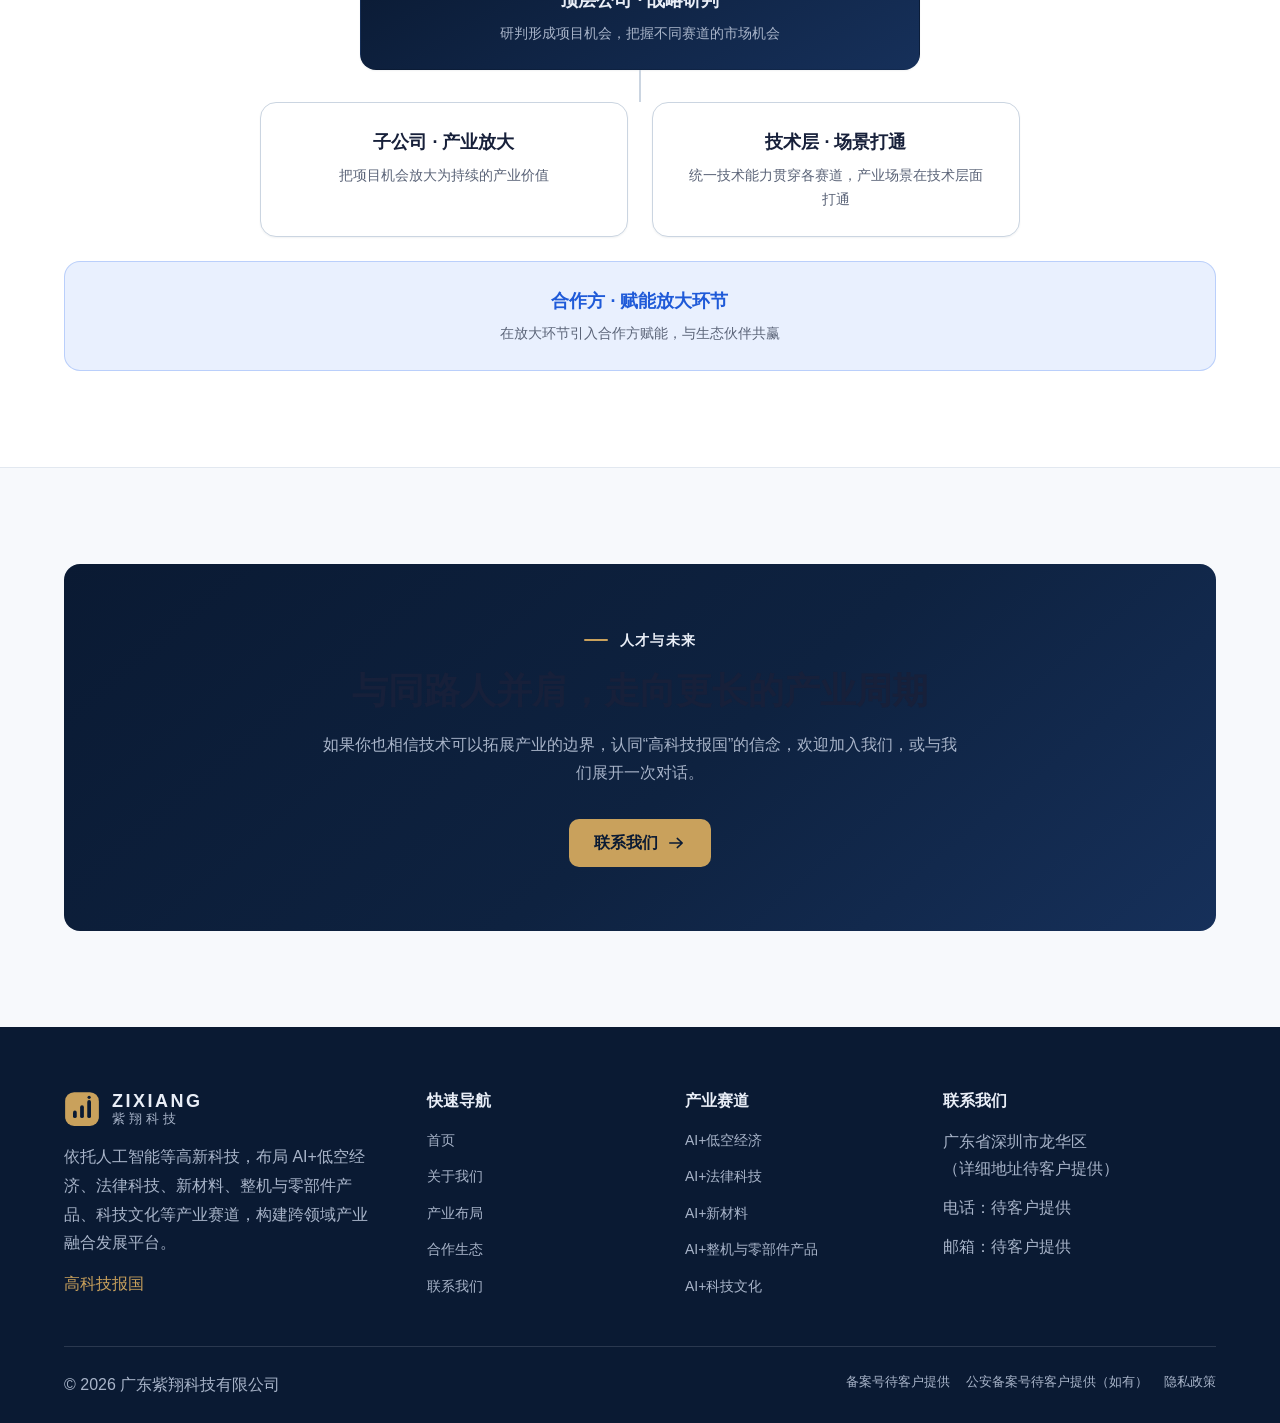
<file: about.html>
<!DOCTYPE html>
<html lang="zh-CN">
<head>
  <meta charset="UTF-8">
  <meta name="viewport" content="width=device-width, initial-scale=1">
  <title>关于我们 — 高科技报国 · 立足粤港澳大湾区 · 广东紫翔科技有限公司</title>
  <meta name="description" content="广东紫翔科技秉承高科技报国信念，紧跟国家战略，推广战略性新兴产业在全国和全球的发展；立足深圳，发挥粤港澳大湾区与“一带一路”桥头堡优势。公司为跨领域产业融合发展型平台主体。">
  <link rel="icon" type="image/svg+xml" href="assets/img/favicon.svg">
  <meta name="theme-color" content="#0A1A33">
  <meta property="og:type" content="website">
  <meta property="og:title" content="关于我们 — 高科技报国 · 立足粤港澳大湾区 · 广东紫翔科技有限公司">
  <meta property="og:description" content="广东紫翔科技秉承高科技报国信念，紧跟国家战略，推广战略性新兴产业在全国和全球的发展；立足深圳，发挥粤港澳大湾区与“一带一路”桥头堡优势。公司为跨领域产业融合发展型平台主体。">
  <meta property="og:site_name" content="广东紫翔科技有限公司">
  <link rel="stylesheet" href="assets/css/style.css">
  <script>document.documentElement.classList.add("has-js");</script>
</head>
<body>
  <a class="skip-link" href="#main">跳到主内容</a>

  <!-- 顶部导航：本页首屏即白底态 -->
  <header class="site-header nav--solid" id="site-header">
    <div class="container site-header__inner">
      <a class="logo" href="index.html" aria-label="紫翔科技 · 返回首页">
        <svg class="logo__mark" viewBox="0 0 48 48" aria-hidden="true">
          <rect x="1.5" y="1.5" width="45" height="45" rx="12" fill="#C9A15C"/>
          <rect x="12" y="26" width="5" height="10" rx="2.5" fill="#0A1A33"/>
          <rect x="21.5" y="19" width="5" height="17" rx="2.5" fill="#0A1A33"/>
          <rect x="31" y="12" width="5" height="24" rx="2.5" fill="#0A1A33"/>
          <circle cx="33.5" cy="8.4" r="2.1" fill="#0A1A33"/>
        </svg>
        <span class="logo__text">
          <span class="logo__name">ZIXIANG</span>
          <span class="logo__sub">紫翔科技</span>
        </span>
      </a>
      <nav class="nav" aria-label="主导航">
        <ul class="nav__list">
          <li><a class="nav__link" href="index.html">首页</a></li>
          <li><a class="nav__link" href="about.html" aria-current="page">关于我们</a></li>
          <li><a class="nav__link" href="industries.html">产业布局</a></li>
          <li><a class="nav__link" href="cooperation.html">合作生态</a></li>
        </ul>
      </nav>
      <a class="btn btn--primary nav__cta" href="contact.html">联系我们</a>
      <button class="nav-toggle" type="button" data-drawer-toggle aria-expanded="false" aria-controls="mobile-drawer" aria-label="打开菜单">
        <svg class="icon" viewBox="0 0 24 24" aria-hidden="true"><path d="M4 7h16M4 12h16M4 17h16"/></svg>
      </button>
    </div>
  </header>

  <!-- 移动端抽屉菜单（≤1024px） -->
  <div class="drawer" id="mobile-drawer" role="dialog" aria-modal="true" aria-label="移动端导航菜单" aria-hidden="true">
    <div class="drawer__top">
      <a class="logo" href="index.html" aria-label="紫翔科技 · 返回首页">
        <svg class="logo__mark" viewBox="0 0 48 48" aria-hidden="true">
          <rect x="1.5" y="1.5" width="45" height="45" rx="12" fill="#C9A15C"/>
          <rect x="12" y="26" width="5" height="10" rx="2.5" fill="#0A1A33"/>
          <rect x="21.5" y="19" width="5" height="17" rx="2.5" fill="#0A1A33"/>
          <rect x="31" y="12" width="5" height="24" rx="2.5" fill="#0A1A33"/>
          <circle cx="33.5" cy="8.4" r="2.1" fill="#0A1A33"/>
        </svg>
        <span class="logo__text">
          <span class="logo__name">ZIXIANG</span>
          <span class="logo__sub">紫翔科技</span>
        </span>
      </a>
      <button class="drawer__close" type="button" data-drawer-toggle aria-expanded="false" aria-controls="mobile-drawer" aria-label="关闭菜单">
        <svg class="icon" viewBox="0 0 24 24" aria-hidden="true"><path d="M6.2 6.2l11.6 11.6M17.8 6.2 6.2 17.8"/></svg>
      </button>
    </div>
    <nav class="drawer__nav" aria-label="移动端主导航">
      <ul class="drawer__list">
        <li><a class="drawer__link" href="index.html">首页<svg class="icon" viewBox="0 0 24 24" aria-hidden="true"><path d="M4.5 12h15M13.5 6.5l6 5.5-6 5.5"/></svg></a></li>
        <li><a class="drawer__link" href="about.html" aria-current="page">关于我们<svg class="icon" viewBox="0 0 24 24" aria-hidden="true"><path d="M4.5 12h15M13.5 6.5l6 5.5-6 5.5"/></svg></a></li>
        <li><a class="drawer__link" href="industries.html">产业布局<svg class="icon" viewBox="0 0 24 24" aria-hidden="true"><path d="M4.5 12h15M13.5 6.5l6 5.5-6 5.5"/></svg></a></li>
        <li><a class="drawer__link" href="cooperation.html">合作生态<svg class="icon" viewBox="0 0 24 24" aria-hidden="true"><path d="M4.5 12h15M13.5 6.5l6 5.5-6 5.5"/></svg></a></li>
      </ul>
    </nav>
    <a class="btn btn--primary drawer__cta" href="contact.html">联系我们</a>
    <p class="drawer__meta">广东紫翔科技有限公司<br>广东省深圳市龙华区（详细地址待客户提供）</p>
  </div>

  <main id="main">
    <!-- ===== 页头横幅 ===== -->
    <section class="page-banner" aria-labelledby="page-title">
      <div class="page-banner__grid" aria-hidden="true">
        <svg viewBox="0 0 1440 320" preserveAspectRatio="xMidYMid slice" aria-hidden="true">
          <defs>
            <pattern id="banner-grid" width="48" height="48" patternUnits="userSpaceOnUse">
              <path d="M48 0H0V48" fill="none" stroke="#E9EEF7" stroke-width="1"/>
            </pattern>
          </defs>
          <rect width="1440" height="320" fill="url(#banner-grid)"/>
        </svg>
      </div>
      <div class="container">
        <nav class="breadcrumb" aria-label="面包屑导航">
          <a href="index.html">首页</a>
          <svg class="icon" viewBox="0 0 24 24" aria-hidden="true"><path d="m9 6 6 6-6 6"/></svg>
          <span aria-current="page">关于我们</span>
        </nav>
        <h1 class="page-banner__title" id="page-title">关于我们</h1>
        <p class="page-banner__subtitle">高科技报国 · 立足粤港澳大湾区</p>
      </div>
    </section>

    <!-- ===== 公司简介 ===== -->
    <section class="section section--light" aria-labelledby="intro-title">
      <div class="container">
        <div class="section-head reveal">
          <p class="eyebrow">公司简介</p>
          <h2 id="intro-title">我们是谁</h2>
        </div>
        <div class="prose reveal">
          <p>广东紫翔科技有限公司（Guangdong Zixiang Technology Co., Ltd.）总部位于广东省深圳市龙华区，是一家<strong>跨领域产业融合发展型平台主体</strong>：顶层公司研判形成项目机会，下沉到子公司放大；产业场景在技术层面打通；放大环节引入合作方赋能，把握不同赛道市场机会。</p>
          <p>公司秉承“高科技报国”信念，紧跟国家战略，依托人工智能等高新科技，布局 AI+低空经济、法律科技、新材料、整机与零部件产品、科技文化等产业赛道，并参与大型发展基金、建立孵化器，推广战略性新兴产业在全国和全球的发展。</p>
        </div>
      </div>
    </section>

    <!-- ===== 企业信念 ===== -->
    <section class="section section--muted" aria-labelledby="belief-title">
      <div class="container">
        <div class="section-head reveal">
          <p class="eyebrow">企业信念</p>
          <h2 id="belief-title">我们信什么</h2>
        </div>
        <div class="grid grid--3">
          <article class="card reveal">
            <span class="card__icon"><svg class="icon" viewBox="0 0 24 24" aria-hidden="true"><rect x="7" y="7" width="10" height="10" rx="2.5"/><path d="M10 3.5v3.5M14 3.5v3.5M10 17v3.5M14 17v3.5M3.5 10H7M3.5 14H7M17 10h3.5M17 14h3.5"/><circle cx="12" cy="12" r="1.6"/></svg></span>
            <h3 class="card__title">高科技报国</h3>
            <p class="card__desc">以硬核科技立身，把技术能力沉淀为服务国家战略、服务实体经济的长期行动。</p>
          </article>
          <article class="card reveal">
            <span class="card__icon card__icon--blue"><svg class="icon" viewBox="0 0 24 24" aria-hidden="true"><circle cx="12" cy="12" r="8.8"/><path d="M3.6 9.3h16.8M3.6 14.7h16.8"/><ellipse cx="12" cy="12" rx="4.1" ry="8.8"/></svg></span>
            <h3 class="card__title">紧跟国家战略</h3>
            <p class="card__desc">把公司发展放进国家战略的坐标系，在时代命题中寻找产业融合的真问题。</p>
          </article>
          <article class="card reveal">
            <span class="card__icon"><svg class="icon" viewBox="0 0 24 24" aria-hidden="true"><path d="m11 17 2 2a1 1 0 1 0 3-3"/><path d="m14 14 2.5 2.5a1 1 0 1 0 3-3l-3.88-3.88a3 3 0 0 0-4.24 0l-.88.88a1 1 0 1 1-3-3l2.81-2.81a5.79 5.79 0 0 1 7.06-.87l.47.28a2 2 0 0 0 1.42.25L21 4"/><path d="m21 3 1 11h-2"/><path d="M3 3 2 14l6.5 6.5a1 1 0 1 0 3-3"/><path d="M3 4h8"/></svg></span>
            <h3 class="card__title">推广战略性新兴产业</h3>
            <p class="card__desc">让成熟的产业融合方法走向更广阔的市场，在全国和全球范围内落地生根。</p>
          </article>
        </div>
      </div>
    </section>

    <!-- ===== 区位叙事 ===== -->
    <section class="section section--light" id="region" aria-labelledby="region-title">
      <div class="container split">
        <div class="reveal">
          <p class="eyebrow">区位叙事</p>
          <h2 id="region-title" style="margin-bottom: 16px;">站在改革开放的前沿</h2>
          <p>深圳是中国产业与文化的代表，秉承改革开放前沿定位与国家赋予的创新使命。我们生于斯、长于斯，也把产业的根扎在这里。</p>
          <p style="margin-top: 16px;">立足粤港澳大湾区，我们发挥广东及港澳“一带一路”桥头堡作用：向内，联动湾区完备的供应链与创新要素；向外，把产业融合的实践带向国际市场。</p>
          <ul class="region__points">
            <li class="region__point"><svg class="icon" viewBox="0 0 24 24" aria-hidden="true"><path d="m4.8 12.6 4.6 4.6L19.2 7.4"/></svg>改革开放前沿</li>
            <li class="region__point"><svg class="icon" viewBox="0 0 24 24" aria-hidden="true"><path d="m4.8 12.6 4.6 4.6L19.2 7.4"/></svg>粤港澳大湾区</li>
            <li class="region__point"><svg class="icon" viewBox="0 0 24 24" aria-hidden="true"><path d="m4.8 12.6 4.6 4.6L19.2 7.4"/></svg>“一带一路”桥头堡</li>
          </ul>
        </div>
        <div class="reveal">
          <svg class="map-illustration" viewBox="0 0 520 360" role="img" aria-label="抽象示意图：粤港澳大湾区水网与节点，深圳为运营总部">
            <rect x="0" y="0" width="520" height="360" rx="16" fill="#E9F0FE"/>
            <path d="M60 250 C90 210 150 190 210 200 C260 208 300 240 300 300 C300 330 260 340 210 336 C150 332 80 310 60 280 Z" fill="#FFFFFF" stroke="#CBD5E1"/>
            <path d="M320 120 C370 100 440 110 460 150 C475 185 450 230 400 240 C350 250 310 230 305 190 C302 160 305 135 320 120 Z" fill="#FFFFFF" stroke="#CBD5E1"/>
            <g stroke="#2E6BF0" stroke-width="5" fill="none" opacity="0.32" stroke-linecap="round">
              <path d="M140 300 C200 280 240 260 300 230 C340 210 370 190 400 170"/>
              <path d="M120 260 C180 240 230 220 290 190"/>
              <path d="M180 340 C230 320 270 300 330 270"/>
              <path d="M260 352 C300 332 340 312 390 282"/>
            </g>
            <path d="M212 262 C280 230 330 210 388 192" fill="none" stroke="#C9A15C" stroke-width="2" stroke-dasharray="5 6" opacity="0.85"/>
            <g fill="#16305A">
              <circle cx="330" cy="190" r="6"/>
              <circle cx="395" cy="196" r="6"/>
              <circle cx="265" cy="315" r="6"/>
            </g>
            <circle cx="200" cy="265" r="9" fill="#C9A15C" stroke="#FFFFFF" stroke-width="2.5"/>
            <text x="218" y="256" font-family="inherit" font-size="15" font-weight="700" fill="#17203A">深圳</text>
            <text x="218" y="276" font-family="inherit" font-size="11.5" fill="#5B6478">运营总部</text>
          </svg>
        </div>
      </div>
    </section>

    <!-- ===== 发展路径 ===== -->
    <section class="section section--muted" aria-labelledby="path-title">
      <div class="container">
        <div class="section-head reveal">
          <p class="eyebrow">发展路径</p>
          <h2 id="path-title">从平台研判到多赛道落地</h2>
          <p class="section-head__desc">公司的发展脉络按阶段呈现；各阶段的具体年份与里程碑事件，待客户提供后补充。</p>
        </div>
        <ol class="timeline reveal">
          <li class="timeline__item">
            <span class="timeline__phase">阶段一</span>
            <h3 class="timeline__title">研判立向</h3>
            <p class="timeline__desc">建立顶层研判机制，围绕人工智能等高新科技形成项目机会，确立“AI+ 产业融合平台”的发展方向。</p>
          </li>
          <li class="timeline__item">
            <span class="timeline__phase">阶段二</span>
            <h3 class="timeline__title">赛道布局</h3>
            <p class="timeline__desc">项目下沉到子公司放大，在低空经济、法律科技、新材料、整机与零部件产品、科技文化五条赛道展开产业布局。</p>
          </li>
          <li class="timeline__item">
            <span class="timeline__phase">阶段三</span>
            <h3 class="timeline__title">生态协同</h3>
            <p class="timeline__desc">在放大环节引入合作方赋能，与政府、园区、投资机构、产业龙头和生态伙伴共建产业生态。</p>
          </li>
          <li class="timeline__item">
            <span class="timeline__phase">阶段四</span>
            <h3 class="timeline__title">持续演进</h3>
            <p class="timeline__desc">沿着既定的产业融合路径持续深耕，具体的里程碑事件与年份待客户提供后补充。</p>
          </li>
        </ol>
      </div>
    </section>

    <!-- ===== 组织与治理 ===== -->
    <section class="section section--light" aria-labelledby="governance-title">
      <div class="container">
        <div class="section-head section-head--center reveal">
          <p class="eyebrow">组织与治理</p>
          <h2 id="governance-title">“顶层研判 + 子公司放大”的双层结构</h2>
          <p class="section-head__desc">清晰的层级让研判与落地各司其职：顶层看清方向，子公司把事做实，技术层与生态伙伴分别提供支撑与放大。</p>
        </div>
        <div class="org reveal">
          <div class="org__node org__node--top">
            <p class="org__name">顶层公司 · 战略研判</p>
            <p class="org__desc">研判形成项目机会，把握不同赛道的市场机会</p>
          </div>
          <div class="org__connector" aria-hidden="true"></div>
          <div class="org__row">
            <div class="org__node">
              <p class="org__name">子公司 · 产业放大</p>
              <p class="org__desc">把项目机会放大为持续的产业价值</p>
            </div>
            <div class="org__node">
              <p class="org__name">技术层 · 场景打通</p>
              <p class="org__desc">统一技术能力贯穿各赛道，产业场景在技术层面打通</p>
            </div>
          </div>
          <div class="org__band">
            <p class="org__name">合作方 · 赋能放大环节</p>
            <p class="org__desc">在放大环节引入合作方赋能，与生态伙伴共赢</p>
          </div>
        </div>
      </div>
    </section>

    <!-- ===== 人才与未来 ===== -->
    <section class="section section--muted" aria-labelledby="talent-title">
      <div class="container">
        <div class="cta-band reveal">
          <p class="eyebrow" style="justify-content: center;">人才与未来</p>
          <h2 id="talent-title" class="cta-band__title">与同路人并肩，走向更长的产业周期</h2>
          <p class="cta-band__desc">如果你也相信技术可以拓展产业的边界，认同“高科技报国”的信念，欢迎加入我们，或与我们展开一次对话。</p>
          <div class="cta-band__actions">
            <a class="btn btn--primary" href="contact.html">联系我们<svg class="icon" viewBox="0 0 24 24" aria-hidden="true"><path d="M4.5 12h15M13.5 6.5l6 5.5-6 5.5"/></svg></a>
          </div>
        </div>
      </div>
    </section>
  </main>

  <!-- 全局页脚 -->
  <footer class="site-footer">
    <div class="container">
      <div class="footer__grid">
        <div>
          <a class="logo" href="index.html" aria-label="紫翔科技 · 返回首页">
            <svg class="logo__mark" viewBox="0 0 48 48" aria-hidden="true">
              <rect x="1.5" y="1.5" width="45" height="45" rx="12" fill="#C9A15C"/>
              <rect x="12" y="26" width="5" height="10" rx="2.5" fill="#0A1A33"/>
              <rect x="21.5" y="19" width="5" height="17" rx="2.5" fill="#0A1A33"/>
              <rect x="31" y="12" width="5" height="24" rx="2.5" fill="#0A1A33"/>
              <circle cx="33.5" cy="8.4" r="2.1" fill="#0A1A33"/>
            </svg>
            <span class="logo__text">
              <span class="logo__name">ZIXIANG</span>
              <span class="logo__sub">紫翔科技</span>
            </span>
          </a>
          <p class="footer__desc">依托人工智能等高新科技，布局 AI+低空经济、法律科技、新材料、整机与零部件产品、科技文化等产业赛道，构建跨领域产业融合发展平台。</p>
          <p class="footer__belief">高科技报国</p>
        </div>
        <nav aria-label="快速导航">
          <h2 class="footer__title">快速导航</h2>
          <ul class="footer__list">
            <li><a class="footer__link" href="index.html">首页</a></li>
            <li><a class="footer__link" href="about.html">关于我们</a></li>
            <li><a class="footer__link" href="industries.html">产业布局</a></li>
            <li><a class="footer__link" href="cooperation.html">合作生态</a></li>
            <li><a class="footer__link" href="contact.html">联系我们</a></li>
          </ul>
        </nav>
        <div>
          <h2 class="footer__title">产业赛道</h2>
          <ul class="footer__list">
            <li><a class="footer__link" href="industries.html#low-altitude">AI+低空经济</a></li>
            <li><a class="footer__link" href="industries.html#legal-tech">AI+法律科技</a></li>
            <li><a class="footer__link" href="industries.html#material">AI+新材料</a></li>
            <li><a class="footer__link" href="industries.html#hardware">AI+整机与零部件产品</a></li>
            <li><a class="footer__link" href="industries.html#culture">AI+科技文化</a></li>
          </ul>
        </div>
        <div>
          <h2 class="footer__title">联系我们</h2>
          <div class="footer__contact">
            <p>广东省深圳市龙华区<br>（详细地址待客户提供）</p>
            <p>电话：待客户提供</p>
            <p>邮箱：待客户提供</p>
          </div>
        </div>
      </div>
      <div class="footer__bottom">
        <p>© 2026 广东紫翔科技有限公司</p>
        <div class="footer__bottom-links">
          <span>备案号待客户提供</span>
          <span>公安备案号待客户提供（如有）</span>
          <a class="footer__link" href="#">隐私政策</a>
        </div>
      </div>
    </div>
  </footer>

  <script src="assets/js/main.js"></script>
</body>
</html>
</file>
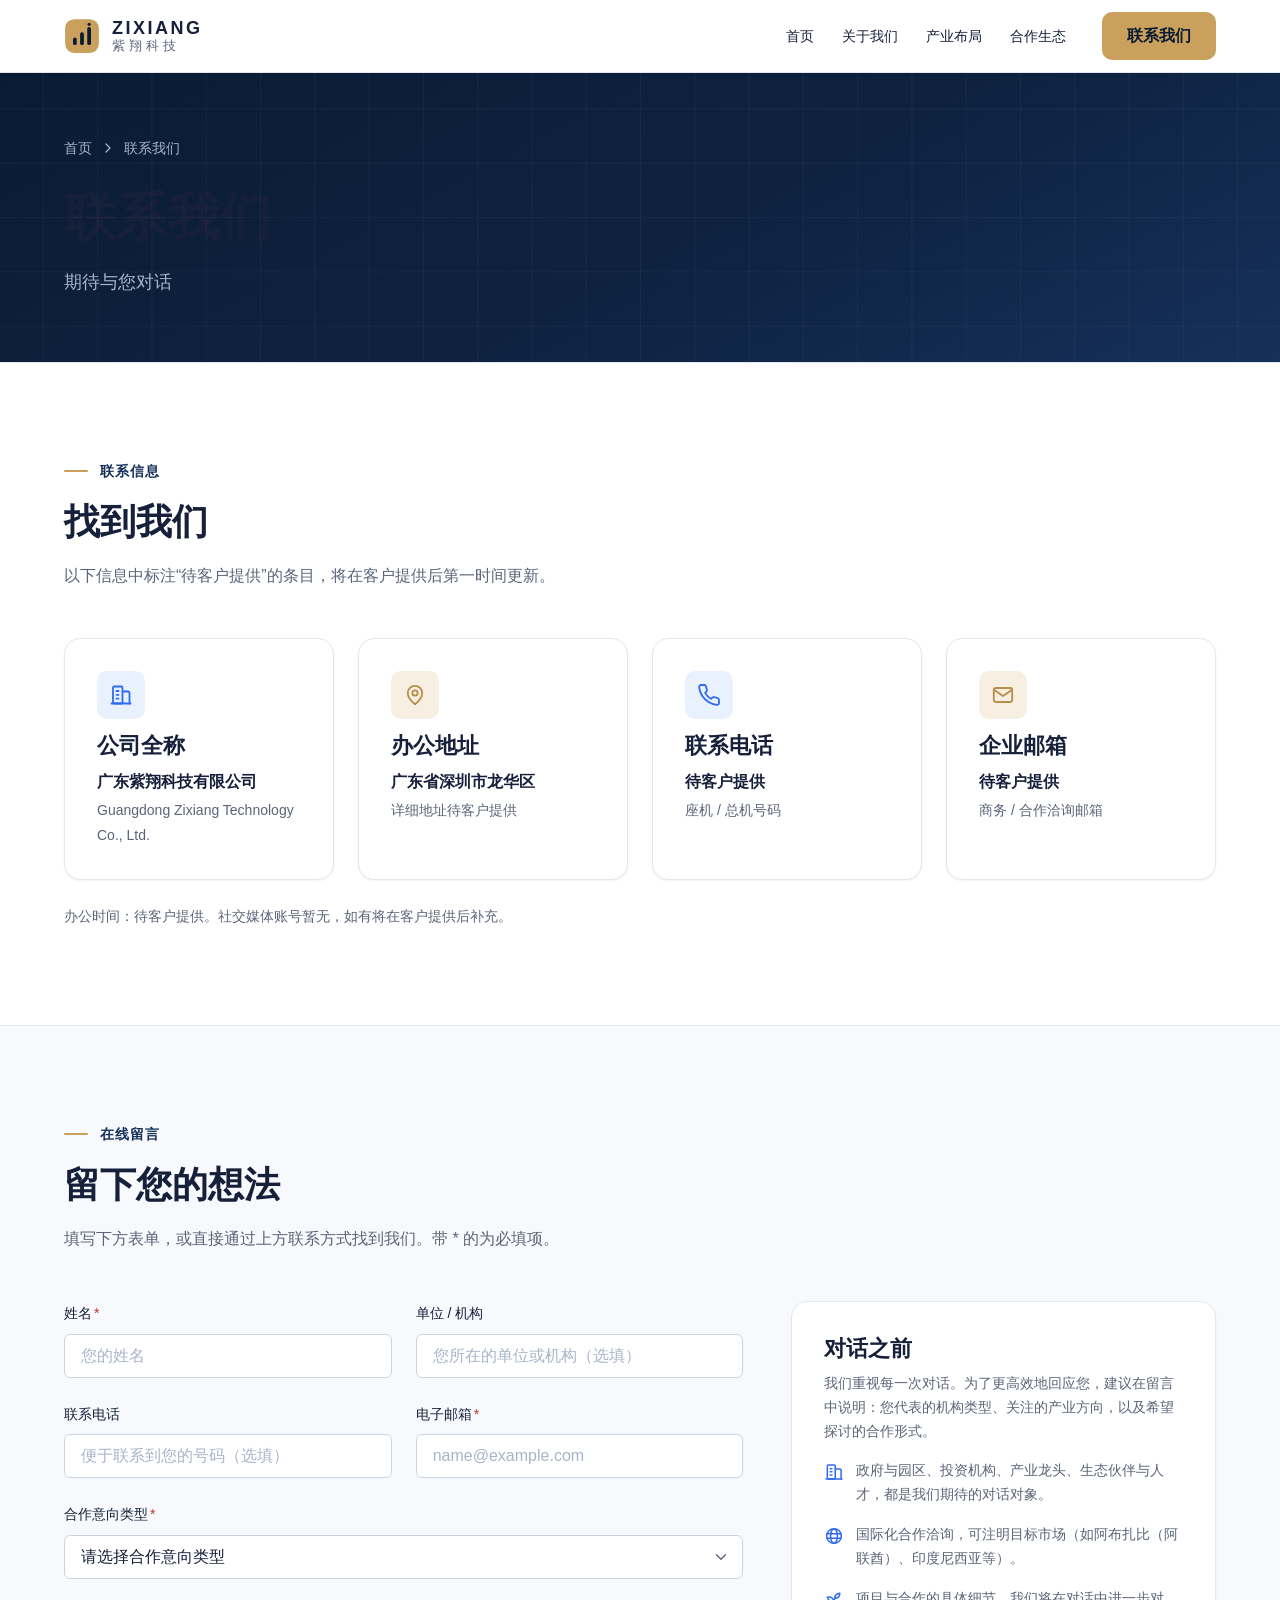
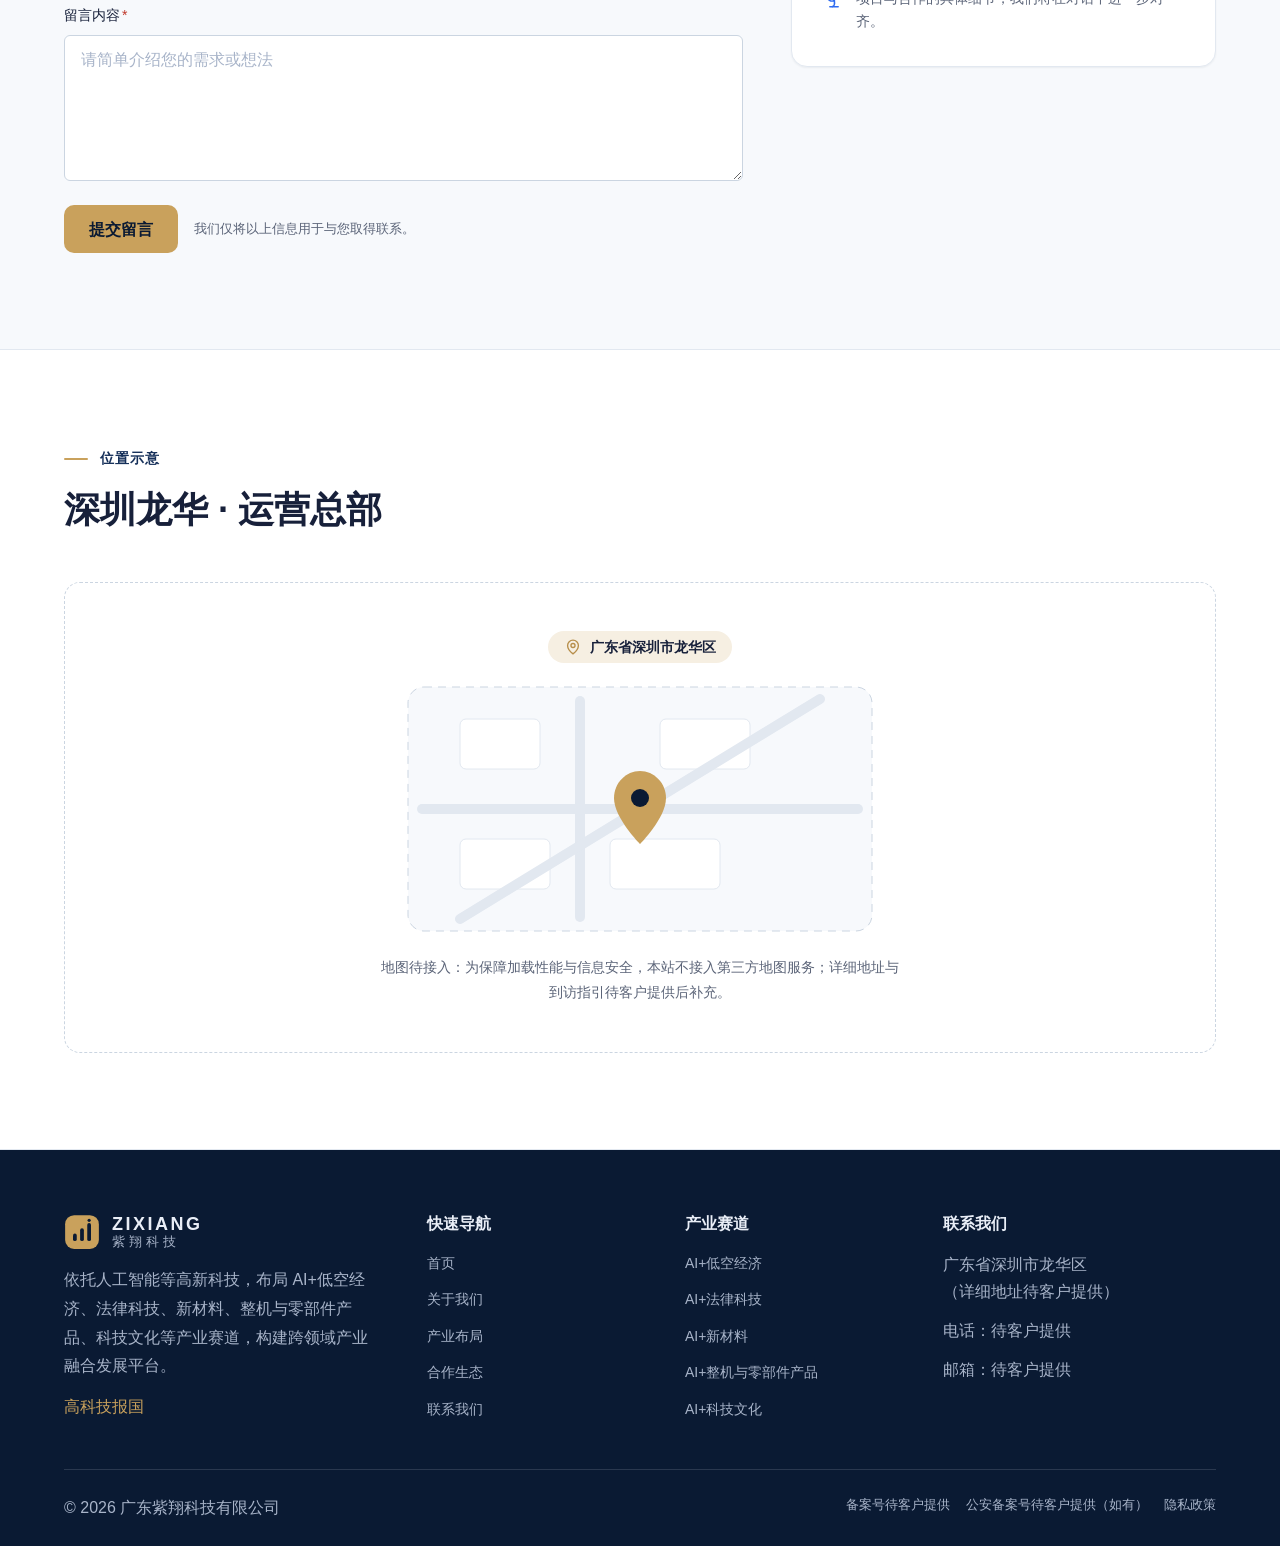
<file: contact.html>
<!DOCTYPE html>
<html lang="zh-CN">
<head>
  <meta charset="UTF-8">
  <meta name="viewport" content="width=device-width, initial-scale=1">
  <title>联系我们 — 广东紫翔科技有限公司 · 深圳龙华运营总部</title>
  <meta name="description" content="联系广东紫翔科技有限公司：在线留言、电话与邮箱（联系方式以官网公示为准），期待与政府园区、投资机构、产业龙头、生态伙伴及人才对话。公司总部位于广东省深圳市龙华区，欢迎通过官网与我们取得联系。">
  <link rel="icon" type="image/svg+xml" href="assets/img/favicon.svg">
  <meta name="theme-color" content="#0A1A33">
  <meta property="og:type" content="website">
  <meta property="og:title" content="联系我们 — 广东紫翔科技有限公司 · 深圳龙华运营总部">
  <meta property="og:description" content="联系广东紫翔科技有限公司：在线留言、电话与邮箱（联系方式以官网公示为准），期待与政府园区、投资机构、产业龙头、生态伙伴及人才对话。公司总部位于广东省深圳市龙华区，欢迎通过官网与我们取得联系。">
  <meta property="og:site_name" content="广东紫翔科技有限公司">
  <link rel="stylesheet" href="assets/css/style.css">
  <script>document.documentElement.classList.add("has-js");</script>
</head>
<body>
  <a class="skip-link" href="#main">跳到主内容</a>

  <!-- 顶部导航 -->
  <header class="site-header nav--solid" id="site-header">
    <div class="container site-header__inner">
      <a class="logo" href="index.html" aria-label="紫翔科技 · 返回首页">
        <svg class="logo__mark" viewBox="0 0 48 48" aria-hidden="true">
          <rect x="1.5" y="1.5" width="45" height="45" rx="12" fill="#C9A15C"/>
          <rect x="12" y="26" width="5" height="10" rx="2.5" fill="#0A1A33"/>
          <rect x="21.5" y="19" width="5" height="17" rx="2.5" fill="#0A1A33"/>
          <rect x="31" y="12" width="5" height="24" rx="2.5" fill="#0A1A33"/>
          <circle cx="33.5" cy="8.4" r="2.1" fill="#0A1A33"/>
        </svg>
        <span class="logo__text">
          <span class="logo__name">ZIXIANG</span>
          <span class="logo__sub">紫翔科技</span>
        </span>
      </a>
      <nav class="nav" aria-label="主导航">
        <ul class="nav__list">
          <li><a class="nav__link" href="index.html">首页</a></li>
          <li><a class="nav__link" href="about.html">关于我们</a></li>
          <li><a class="nav__link" href="industries.html">产业布局</a></li>
          <li><a class="nav__link" href="cooperation.html">合作生态</a></li>
        </ul>
      </nav>
      <a class="btn btn--primary nav__cta" href="contact.html">联系我们</a>
      <button class="nav-toggle" type="button" data-drawer-toggle aria-expanded="false" aria-controls="mobile-drawer" aria-label="打开菜单">
        <svg class="icon" viewBox="0 0 24 24" aria-hidden="true"><path d="M4 7h16M4 12h16M4 17h16"/></svg>
      </button>
    </div>
  </header>

  <!-- 移动端抽屉菜单（≤1024px） -->
  <div class="drawer" id="mobile-drawer" role="dialog" aria-modal="true" aria-label="移动端导航菜单" aria-hidden="true">
    <div class="drawer__top">
      <a class="logo" href="index.html" aria-label="紫翔科技 · 返回首页">
        <svg class="logo__mark" viewBox="0 0 48 48" aria-hidden="true">
          <rect x="1.5" y="1.5" width="45" height="45" rx="12" fill="#C9A15C"/>
          <rect x="12" y="26" width="5" height="10" rx="2.5" fill="#0A1A33"/>
          <rect x="21.5" y="19" width="5" height="17" rx="2.5" fill="#0A1A33"/>
          <rect x="31" y="12" width="5" height="24" rx="2.5" fill="#0A1A33"/>
          <circle cx="33.5" cy="8.4" r="2.1" fill="#0A1A33"/>
        </svg>
        <span class="logo__text">
          <span class="logo__name">ZIXIANG</span>
          <span class="logo__sub">紫翔科技</span>
        </span>
      </a>
      <button class="drawer__close" type="button" data-drawer-toggle aria-expanded="false" aria-controls="mobile-drawer" aria-label="关闭菜单">
        <svg class="icon" viewBox="0 0 24 24" aria-hidden="true"><path d="M6.2 6.2l11.6 11.6M17.8 6.2 6.2 17.8"/></svg>
      </button>
    </div>
    <nav class="drawer__nav" aria-label="移动端主导航">
      <ul class="drawer__list">
        <li><a class="drawer__link" href="index.html">首页<svg class="icon" viewBox="0 0 24 24" aria-hidden="true"><path d="M4.5 12h15M13.5 6.5l6 5.5-6 5.5"/></svg></a></li>
        <li><a class="drawer__link" href="about.html">关于我们<svg class="icon" viewBox="0 0 24 24" aria-hidden="true"><path d="M4.5 12h15M13.5 6.5l6 5.5-6 5.5"/></svg></a></li>
        <li><a class="drawer__link" href="industries.html">产业布局<svg class="icon" viewBox="0 0 24 24" aria-hidden="true"><path d="M4.5 12h15M13.5 6.5l6 5.5-6 5.5"/></svg></a></li>
        <li><a class="drawer__link" href="cooperation.html">合作生态<svg class="icon" viewBox="0 0 24 24" aria-hidden="true"><path d="M4.5 12h15M13.5 6.5l6 5.5-6 5.5"/></svg></a></li>
      </ul>
    </nav>
    <a class="btn btn--primary drawer__cta" href="contact.html">联系我们</a>
    <p class="drawer__meta">广东紫翔科技有限公司<br>广东省深圳市龙华区（详细地址待客户提供）</p>
  </div>

  <main id="main">
    <!-- ===== 页头横幅 ===== -->
    <section class="page-banner" aria-labelledby="page-title">
      <div class="page-banner__grid" aria-hidden="true">
        <svg viewBox="0 0 1440 320" preserveAspectRatio="xMidYMid slice" aria-hidden="true">
          <defs>
            <pattern id="banner-grid" width="48" height="48" patternUnits="userSpaceOnUse">
              <path d="M48 0H0V48" fill="none" stroke="#E9EEF7" stroke-width="1"/>
            </pattern>
          </defs>
          <rect width="1440" height="320" fill="url(#banner-grid)"/>
        </svg>
      </div>
      <div class="container">
        <nav class="breadcrumb" aria-label="面包屑导航">
          <a href="index.html">首页</a>
          <svg class="icon" viewBox="0 0 24 24" aria-hidden="true"><path d="m9 6 6 6-6 6"/></svg>
          <span aria-current="page">联系我们</span>
        </nav>
        <h1 class="page-banner__title" id="page-title">联系我们</h1>
        <p class="page-banner__subtitle">期待与您对话</p>
      </div>
    </section>

    <!-- ===== 联系信息 ===== -->
    <section class="section section--light" aria-labelledby="info-title">
      <div class="container">
        <div class="section-head reveal">
          <p class="eyebrow">联系信息</p>
          <h2 id="info-title">找到我们</h2>
          <p class="section-head__desc">以下信息中标注“待客户提供”的条目，将在客户提供后第一时间更新。</p>
        </div>
        <div class="contact-info-grid">
          <article class="card contact-info-card reveal">
            <span class="card__icon card__icon--blue"><svg class="icon" viewBox="0 0 24 24" aria-hidden="true"><rect x="4" y="3.5" width="9.5" height="17" rx="1.2"/><path d="M13.5 8.5H19a1.5 1.5 0 0 1 1.5 1.5v10.5"/><path d="M7.5 8h2M7.5 11.8h2M7.5 15.6h2"/><path d="M2.5 20.5h19"/></svg></span>
            <h3 class="card__title">公司全称</h3>
            <p class="contact-info-card__value">广东紫翔科技有限公司</p>
            <p class="contact-info-card__sub">Guangdong Zixiang Technology Co., Ltd.</p>
          </article>
          <article class="card contact-info-card reveal">
            <span class="card__icon"><svg class="icon" viewBox="0 0 24 24" aria-hidden="true"><path d="M12 21.2s-7.2-5.6-7.2-11.2a7.2 7.2 0 0 1 14.4 0c0 5.6-7.2 11.2-7.2 11.2Z"/><circle cx="12" cy="10" r="2.7"/></svg></span>
            <h3 class="card__title">办公地址</h3>
            <p class="contact-info-card__value">广东省深圳市龙华区</p>
            <p class="contact-info-card__sub">详细地址待客户提供</p>
          </article>
          <article class="card contact-info-card reveal">
            <span class="card__icon card__icon--blue"><svg class="icon" viewBox="0 0 24 24" aria-hidden="true"><path d="M22 16.92v3a2 2 0 0 1-2.18 2 19.79 19.79 0 0 1-8.63-3.07 19.5 19.5 0 0 1-6-6A19.79 19.79 0 0 1 2.12 4.18 2 2 0 0 1 4.11 2h3a2 2 0 0 1 2 1.72c.13.96.36 1.9.7 2.81a2 2 0 0 1-.45 2.11L8.09 9.91a16 16 0 0 0 6 6l1.27-1.27a2 2 0 0 1 2.11-.45c.91.34 1.85.57 2.81.7A2 2 0 0 1 22 16.92Z"/></svg></span>
            <h3 class="card__title">联系电话</h3>
            <p class="contact-info-card__value">待客户提供</p>
            <p class="contact-info-card__sub">座机 / 总机号码</p>
          </article>
          <article class="card contact-info-card reveal">
            <span class="card__icon"><svg class="icon" viewBox="0 0 24 24" aria-hidden="true"><rect x="2.8" y="5" width="18.4" height="14" rx="2.2"/><path d="m3.6 7.2 8.4 5.9 8.4-5.9"/></svg></span>
            <h3 class="card__title">企业邮箱</h3>
            <p class="contact-info-card__value">待客户提供</p>
            <p class="contact-info-card__sub">商务 / 合作洽询邮箱</p>
          </article>
        </div>
        <p class="contact-note reveal">办公时间：待客户提供。社交媒体账号暂无，如有将在客户提供后补充。</p>
      </div>
    </section>

    <!-- ===== 在线留言 ===== -->
    <section class="section section--muted" aria-labelledby="message-title">
      <div class="container">
        <div class="section-head reveal">
          <p class="eyebrow">在线留言</p>
          <h2 id="message-title">留下您的想法</h2>
          <p class="section-head__desc">填写下方表单，或直接通过上方联系方式找到我们。带 * 的为必填项。</p>
        </div>
        <div class="contact-layout">
          <form class="form" id="contact-form" novalidate>
            <div class="form__row">
              <div class="field">
                <label class="field__label" for="form-name">姓名<span class="field__required" aria-hidden="true">*</span></label>
                <input class="field__input" id="form-name" name="name" type="text" placeholder="您的姓名" autocomplete="name" required aria-describedby="error-form-name">
                <p class="field__error" id="error-form-name" data-error-for="form-name" hidden></p>
              </div>
              <div class="field">
                <label class="field__label" for="form-org">单位 / 机构</label>
                <input class="field__input" id="form-org" name="org" type="text" placeholder="您所在的单位或机构（选填）" autocomplete="organization" aria-describedby="error-form-org">
                <p class="field__error" id="error-form-org" data-error-for="form-org" hidden></p>
              </div>
            </div>
            <div class="form__row">
              <div class="field">
                <label class="field__label" for="form-phone">联系电话</label>
                <input class="field__input" id="form-phone" name="phone" type="tel" placeholder="便于联系到您的号码（选填）" autocomplete="tel" aria-describedby="error-form-phone">
                <p class="field__error" id="error-form-phone" data-error-for="form-phone" hidden></p>
              </div>
              <div class="field">
                <label class="field__label" for="form-email">电子邮箱<span class="field__required" aria-hidden="true">*</span></label>
                <input class="field__input" id="form-email" name="email" type="email" placeholder="name@example.com" autocomplete="email" required aria-describedby="error-form-email">
                <p class="field__error" id="error-form-email" data-error-for="form-email" hidden></p>
              </div>
            </div>
            <div class="field">
              <label class="field__label" for="form-intent">合作意向类型<span class="field__required" aria-hidden="true">*</span></label>
              <select class="field__select" id="form-intent" name="intent" required aria-describedby="error-form-intent">
                <option value="" selected disabled>请选择合作意向类型</option>
                <option value="government">政府与园区</option>
                <option value="investor">投资机构</option>
                <option value="enterprise">产业龙头</option>
                <option value="partner">生态伙伴</option>
                <option value="talent">人才</option>
                <option value="other">其他</option>
              </select>
              <p class="field__error" id="error-form-intent" data-error-for="form-intent" hidden></p>
            </div>
            <div class="field">
              <label class="field__label" for="form-message">留言内容<span class="field__required" aria-hidden="true">*</span></label>
              <textarea class="field__textarea" id="form-message" name="message" rows="5" placeholder="请简单介绍您的需求或想法" required aria-describedby="error-form-message"></textarea>
              <p class="field__error" id="error-form-message" data-error-for="form-message" hidden></p>
            </div>
            <div class="form__actions">
              <button class="btn btn--primary" type="submit">提交留言</button>
              <p class="form__note">我们仅将以上信息用于与您取得联系。</p>
            </div>
            <div class="form__notice" id="form-notice" tabindex="-1" hidden>
              <svg class="icon" viewBox="0 0 24 24" aria-hidden="true"><path d="m4.8 12.6 4.6 4.6L19.2 7.4"/></svg>
              <p>提交功能待接入：当前为前端演示版本，留言不会发送至任何服务器。待客户提供提交方式（邮箱或后端接口）后，我们将第一时间启用。</p>
            </div>
          </form>
          <div class="contact-aside card reveal">
            <h3 class="card__title">对话之前</h3>
            <p class="card__desc">我们重视每一次对话。为了更高效地回应您，建议在留言中说明：您代表的机构类型、关注的产业方向，以及希望探讨的合作形式。</p>
            <ul class="contact-aside__list">
              <li class="contact-aside__item"><svg class="icon" viewBox="0 0 24 24" aria-hidden="true"><rect x="4" y="3.5" width="9.5" height="17" rx="1.2"/><path d="M13.5 8.5H19a1.5 1.5 0 0 1 1.5 1.5v10.5"/><path d="M7.5 8h2M7.5 11.8h2M7.5 15.6h2"/><path d="M2.5 20.5h19"/></svg>政府与园区、投资机构、产业龙头、生态伙伴与人才，都是我们期待的对话对象。</li>
              <li class="contact-aside__item"><svg class="icon" viewBox="0 0 24 24" aria-hidden="true"><circle cx="12" cy="12" r="8.8"/><path d="M3.6 9.3h16.8M3.6 14.7h16.8"/><ellipse cx="12" cy="12" rx="4.1" ry="8.8"/></svg>国际化合作洽询，可注明目标市场（如阿布扎比（阿联酋）、印度尼西亚等）。</li>
              <li class="contact-aside__item"><svg class="icon" viewBox="0 0 24 24" aria-hidden="true"><path d="M7 20h10"/><path d="M10 20c5.5-2.5.8-6.4 3-10"/><path d="M9.5 9.4c1.1.8 1.8 2.2 2.3 3.7-2 .4-3.5.4-4.8-.3-1.2-.6-2.3-1.9-3-4.2 2.8-.5 4.4 0 5.5.8Z"/><path d="M14.1 6a7 7 0 0 0-1.1 4c1.9-.1 3.3-.6 4.3-1.4 1-1 1.6-2.3 1.7-4.6-2.7.1-4 1-4.9 2Z"/></svg>项目与合作的具体细节，我们将在对话中进一步对齐。</li>
            </ul>
          </div>
        </div>
      </div>
    </section>

    <!-- ===== 位置示意（不接入任何地图 SDK） ===== -->
    <section class="section section--light" aria-labelledby="location-title">
      <div class="container">
        <div class="section-head reveal">
          <p class="eyebrow">位置示意</p>
          <h2 id="location-title">深圳龙华 · 运营总部</h2>
        </div>
        <div class="map-placeholder reveal">
          <p class="map-placeholder__badge"><svg class="icon" viewBox="0 0 24 24" aria-hidden="true"><path d="M12 21.2s-7.2-5.6-7.2-11.2a7.2 7.2 0 0 1 14.4 0c0 5.6-7.2 11.2-7.2 11.2Z"/><circle cx="12" cy="10" r="2.7"/></svg>广东省深圳市龙华区</p>
          <svg viewBox="0 0 480 260" style="width: 100%; max-width: 480px;" role="img" aria-label="抽象区位示意图：城市路网中的运营总部位置">
            <rect x="8" y="8" width="464" height="244" rx="16" fill="#F7F9FC" stroke="#CBD5E1" stroke-dasharray="8 6"/>
            <g fill="#FFFFFF" stroke="#E2E8F0">
              <rect x="60" y="40" width="80" height="50" rx="6"/>
              <rect x="260" y="40" width="90" height="50" rx="6"/>
              <rect x="60" y="160" width="90" height="50" rx="6"/>
              <rect x="210" y="160" width="110" height="50" rx="6"/>
            </g>
            <g stroke="#E2E8F0" stroke-width="10" stroke-linecap="round">
              <path d="M180 22v216"/>
              <path d="M22 130h436"/>
              <path d="M60 240 420 20"/>
            </g>
            <circle cx="240" cy="119" r="24" fill="none" stroke="#C9A15C" opacity="0.4"/>
            <path d="M240 92c-14 0-26 12-26 27 0 20 26 46 26 46s26-26 26-46c0-15-12-27-26-27z" fill="#C9A15C"/>
            <circle cx="240" cy="119" r="9" fill="#0A1A33"/>
          </svg>
          <p class="map-placeholder__desc">地图待接入：为保障加载性能与信息安全，本站不接入第三方地图服务；详细地址与到访指引待客户提供后补充。</p>
        </div>
      </div>
    </section>
  </main>

  <!-- 全局页脚 -->
  <footer class="site-footer">
    <div class="container">
      <div class="footer__grid">
        <div>
          <a class="logo" href="index.html" aria-label="紫翔科技 · 返回首页">
            <svg class="logo__mark" viewBox="0 0 48 48" aria-hidden="true">
              <rect x="1.5" y="1.5" width="45" height="45" rx="12" fill="#C9A15C"/>
              <rect x="12" y="26" width="5" height="10" rx="2.5" fill="#0A1A33"/>
              <rect x="21.5" y="19" width="5" height="17" rx="2.5" fill="#0A1A33"/>
              <rect x="31" y="12" width="5" height="24" rx="2.5" fill="#0A1A33"/>
              <circle cx="33.5" cy="8.4" r="2.1" fill="#0A1A33"/>
            </svg>
            <span class="logo__text">
              <span class="logo__name">ZIXIANG</span>
              <span class="logo__sub">紫翔科技</span>
            </span>
          </a>
          <p class="footer__desc">依托人工智能等高新科技，布局 AI+低空经济、法律科技、新材料、整机与零部件产品、科技文化等产业赛道，构建跨领域产业融合发展平台。</p>
          <p class="footer__belief">高科技报国</p>
        </div>
        <nav aria-label="快速导航">
          <h2 class="footer__title">快速导航</h2>
          <ul class="footer__list">
            <li><a class="footer__link" href="index.html">首页</a></li>
            <li><a class="footer__link" href="about.html">关于我们</a></li>
            <li><a class="footer__link" href="industries.html">产业布局</a></li>
            <li><a class="footer__link" href="cooperation.html">合作生态</a></li>
            <li><a class="footer__link" href="contact.html">联系我们</a></li>
          </ul>
        </nav>
        <div>
          <h2 class="footer__title">产业赛道</h2>
          <ul class="footer__list">
            <li><a class="footer__link" href="industries.html#low-altitude">AI+低空经济</a></li>
            <li><a class="footer__link" href="industries.html#legal-tech">AI+法律科技</a></li>
            <li><a class="footer__link" href="industries.html#material">AI+新材料</a></li>
            <li><a class="footer__link" href="industries.html#hardware">AI+整机与零部件产品</a></li>
            <li><a class="footer__link" href="industries.html#culture">AI+科技文化</a></li>
          </ul>
        </div>
        <div>
          <h2 class="footer__title">联系我们</h2>
          <div class="footer__contact">
            <p>广东省深圳市龙华区<br>（详细地址待客户提供）</p>
            <p>电话：待客户提供</p>
            <p>邮箱：待客户提供</p>
          </div>
        </div>
      </div>
      <div class="footer__bottom">
        <p>© 2026 广东紫翔科技有限公司</p>
        <div class="footer__bottom-links">
          <span>备案号待客户提供</span>
          <span>公安备案号待客户提供（如有）</span>
          <a class="footer__link" href="#">隐私政策</a>
        </div>
      </div>
    </div>
  </footer>

  <script src="assets/js/main.js"></script>
</body>
</html>
</file>
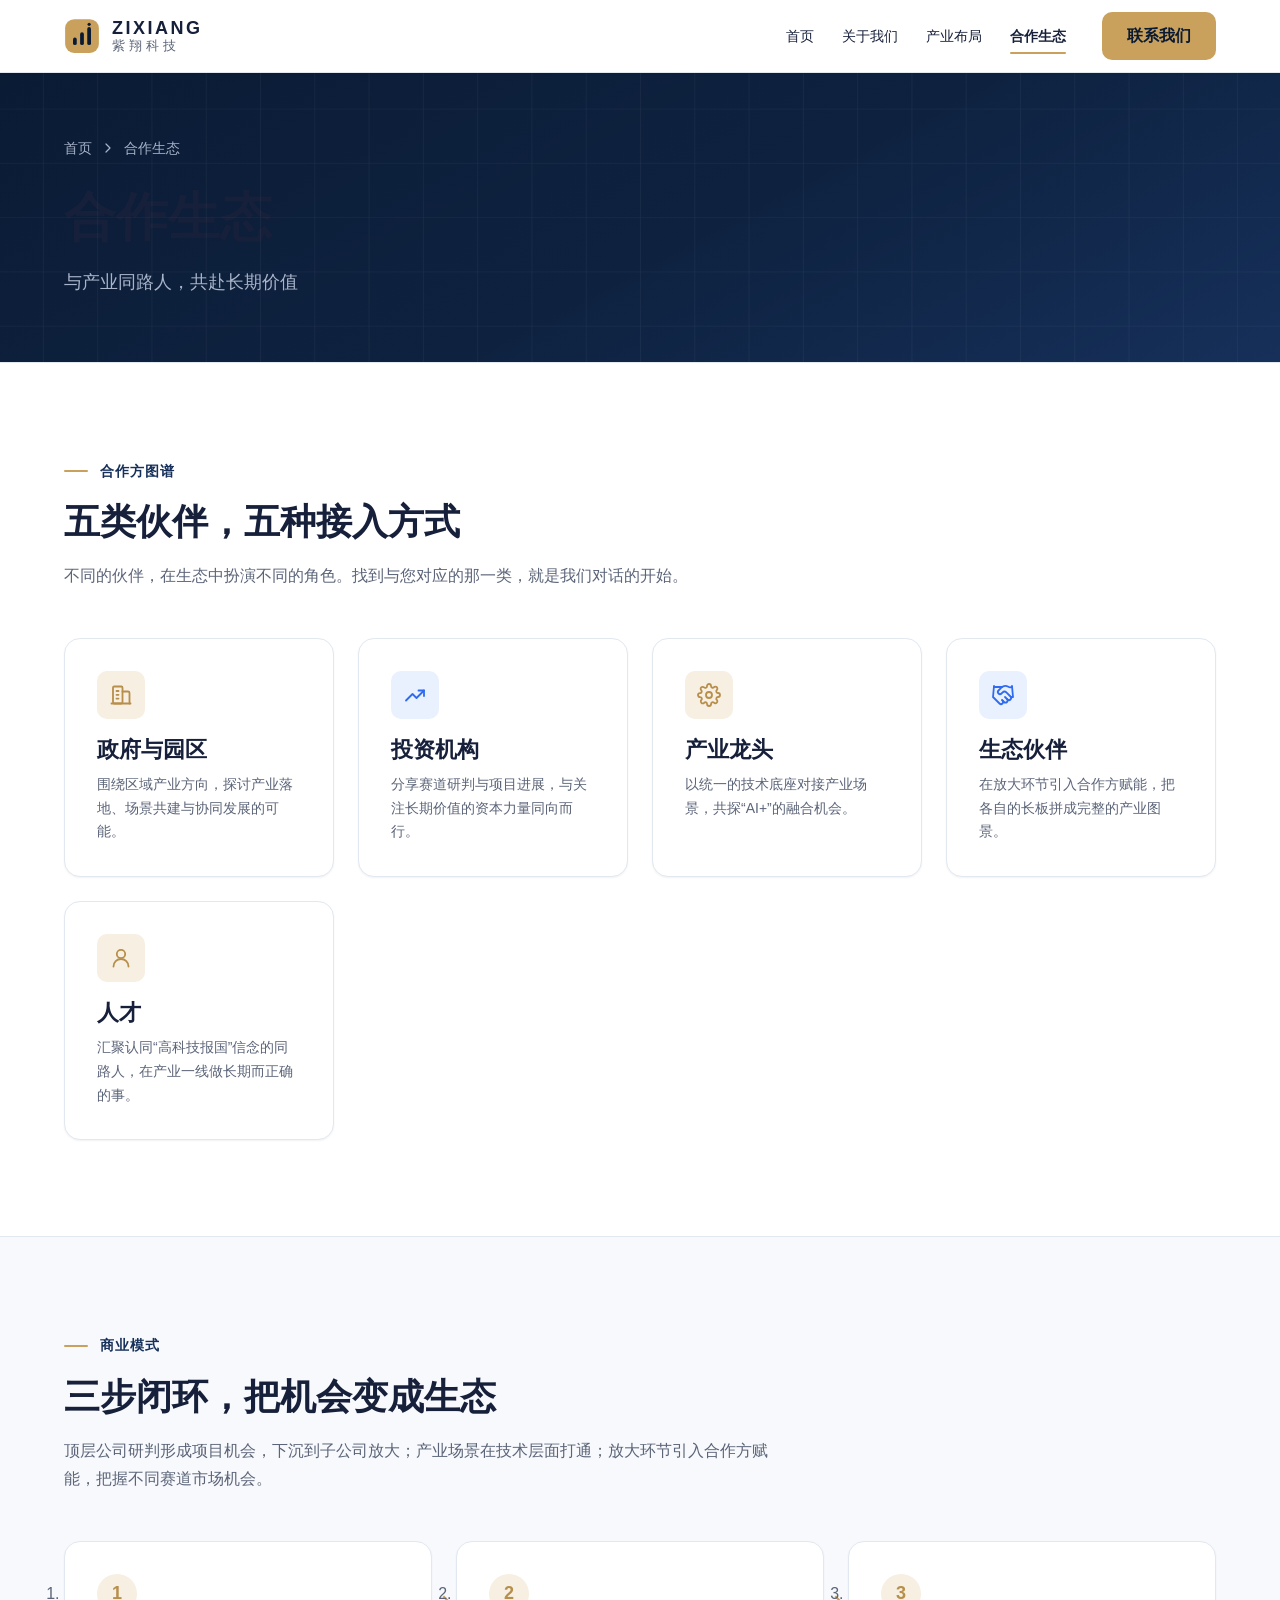
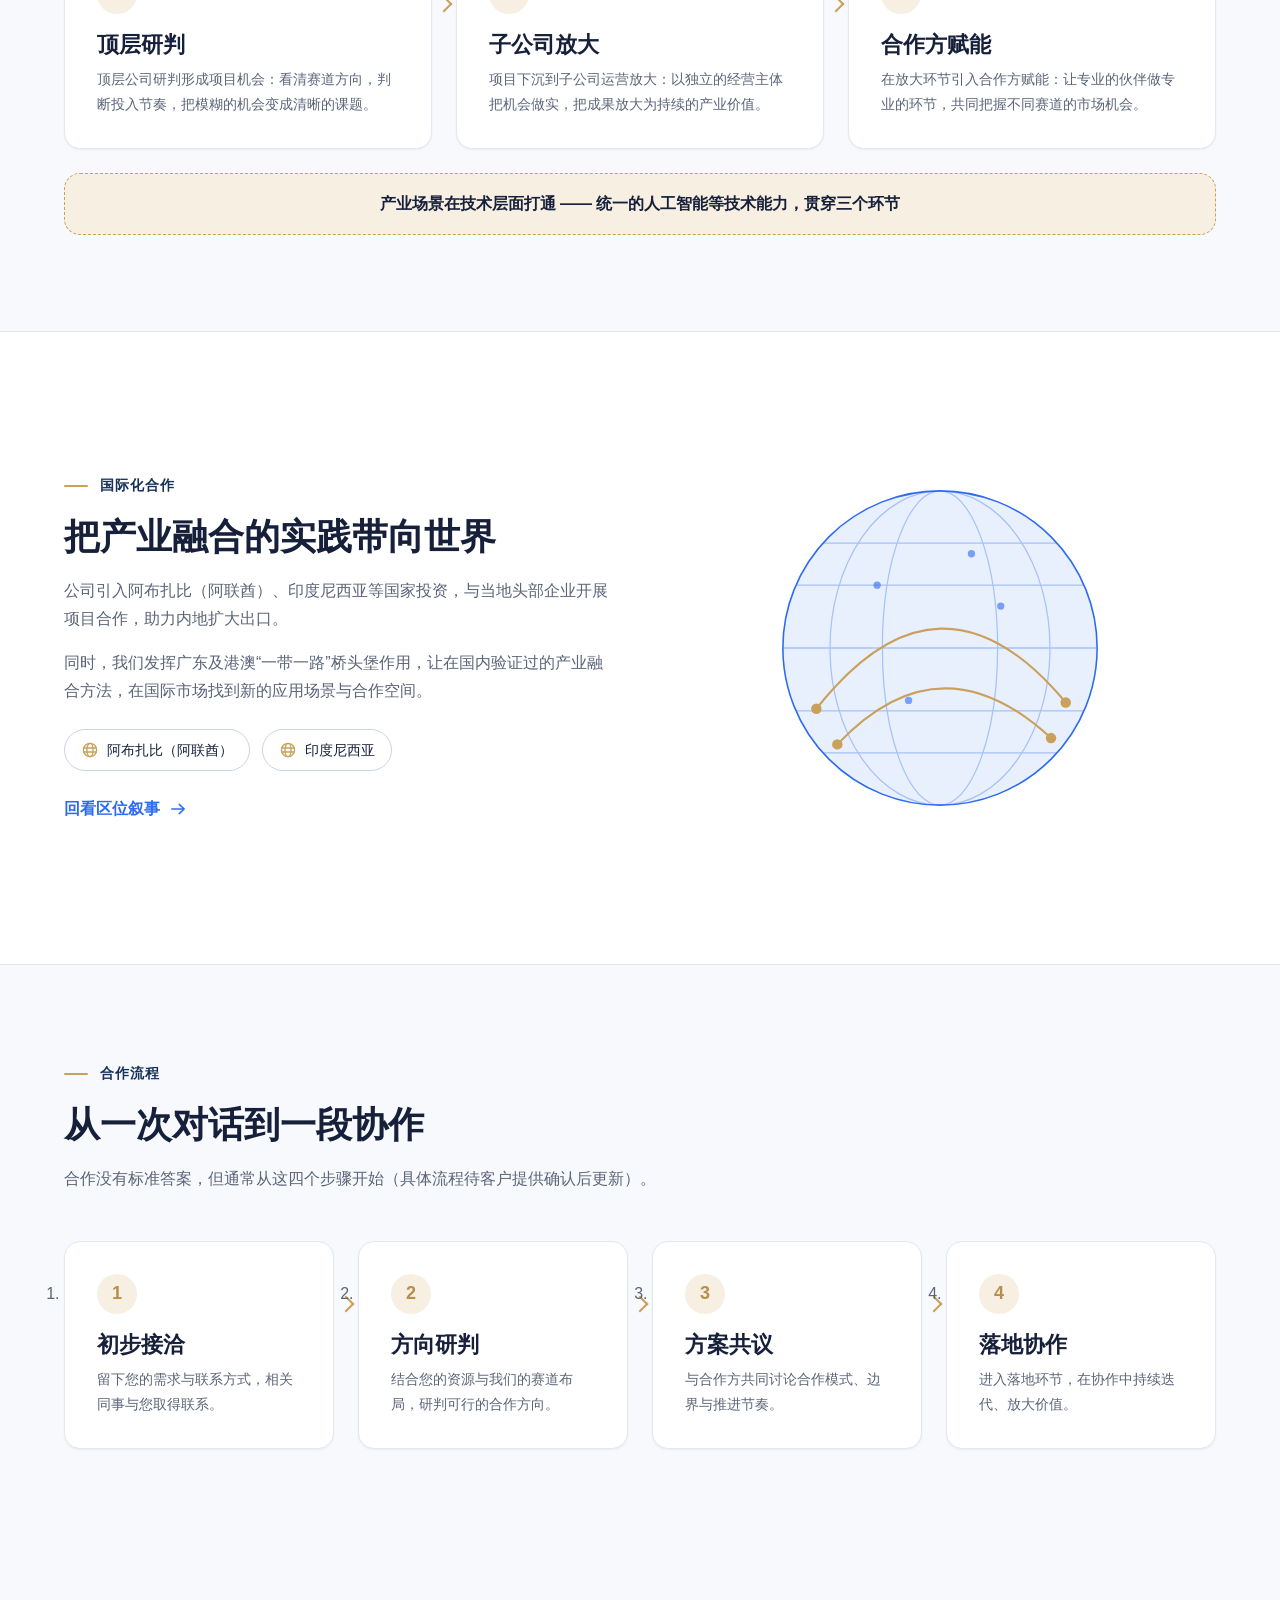
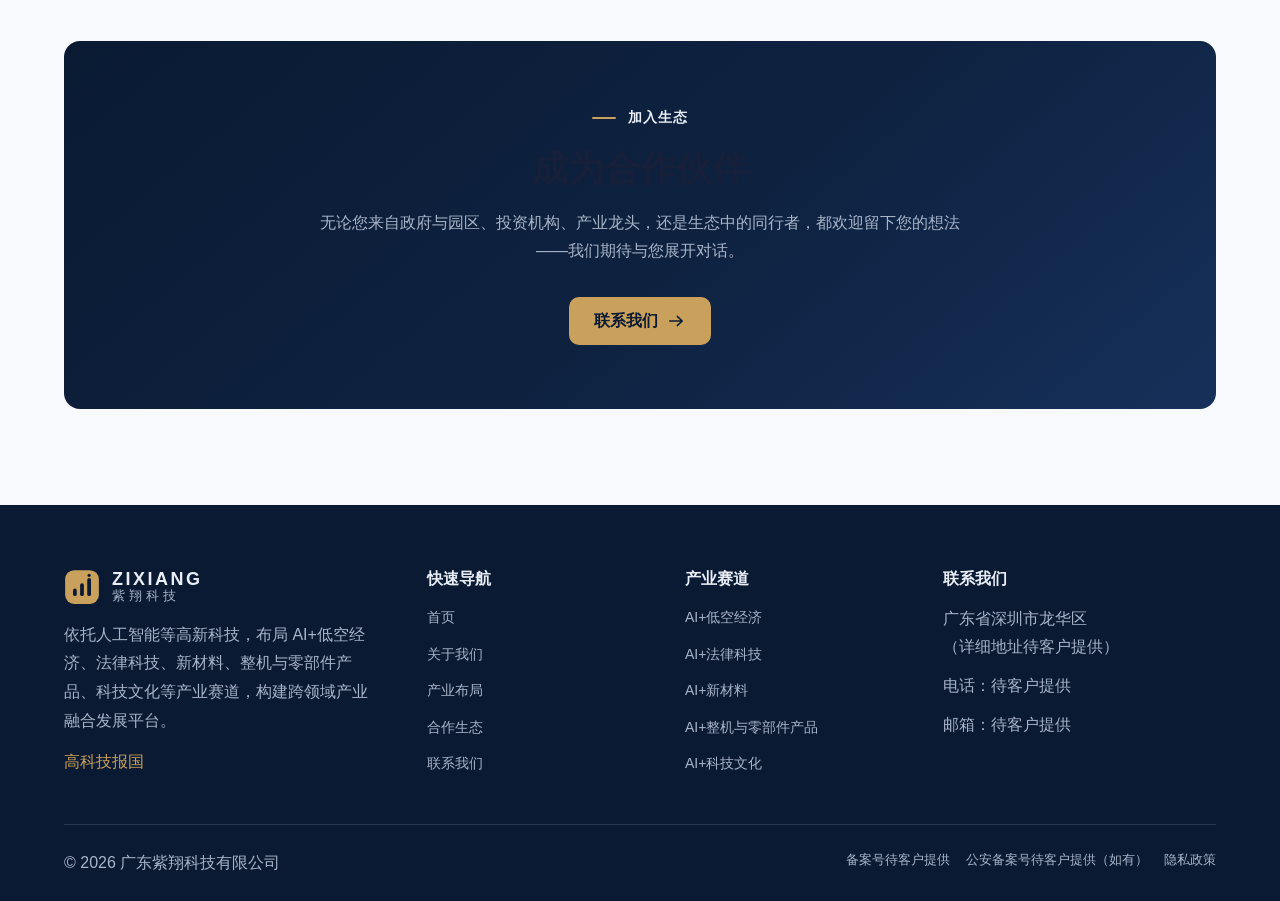
<file: cooperation.html>
<!DOCTYPE html>
<html lang="zh-CN">
<head>
  <meta charset="UTF-8">
  <meta name="viewport" content="width=device-width, initial-scale=1">
  <title>合作生态 — 与政府园区、投资机构、产业龙头、生态伙伴共建 · 广东紫翔科技</title>
  <meta name="description" content="顶层研判、子公司放大、合作方赋能：了解广东紫翔科技的跨领域产业融合模式与国际化合作布局，携手把握不同赛道市场机会。期待与政府园区、投资机构、产业龙头、生态伙伴及人才共建产业生态，共赴长期价值。">
  <link rel="icon" type="image/svg+xml" href="assets/img/favicon.svg">
  <meta name="theme-color" content="#0A1A33">
  <meta property="og:type" content="website">
  <meta property="og:title" content="合作生态 — 与政府园区、投资机构、产业龙头、生态伙伴共建 · 广东紫翔科技">
  <meta property="og:description" content="顶层研判、子公司放大、合作方赋能：了解广东紫翔科技的跨领域产业融合模式与国际化合作布局，携手把握不同赛道市场机会。期待与政府园区、投资机构、产业龙头、生态伙伴及人才共建产业生态，共赴长期价值。">
  <meta property="og:site_name" content="广东紫翔科技有限公司">
  <link rel="stylesheet" href="assets/css/style.css">
  <script>document.documentElement.classList.add("has-js");</script>
</head>
<body>
  <a class="skip-link" href="#main">跳到主内容</a>

  <!-- 顶部导航 -->
  <header class="site-header nav--solid" id="site-header">
    <div class="container site-header__inner">
      <a class="logo" href="index.html" aria-label="紫翔科技 · 返回首页">
        <svg class="logo__mark" viewBox="0 0 48 48" aria-hidden="true">
          <rect x="1.5" y="1.5" width="45" height="45" rx="12" fill="#C9A15C"/>
          <rect x="12" y="26" width="5" height="10" rx="2.5" fill="#0A1A33"/>
          <rect x="21.5" y="19" width="5" height="17" rx="2.5" fill="#0A1A33"/>
          <rect x="31" y="12" width="5" height="24" rx="2.5" fill="#0A1A33"/>
          <circle cx="33.5" cy="8.4" r="2.1" fill="#0A1A33"/>
        </svg>
        <span class="logo__text">
          <span class="logo__name">ZIXIANG</span>
          <span class="logo__sub">紫翔科技</span>
        </span>
      </a>
      <nav class="nav" aria-label="主导航">
        <ul class="nav__list">
          <li><a class="nav__link" href="index.html">首页</a></li>
          <li><a class="nav__link" href="about.html">关于我们</a></li>
          <li><a class="nav__link" href="industries.html">产业布局</a></li>
          <li><a class="nav__link" href="cooperation.html" aria-current="page">合作生态</a></li>
        </ul>
      </nav>
      <a class="btn btn--primary nav__cta" href="contact.html">联系我们</a>
      <button class="nav-toggle" type="button" data-drawer-toggle aria-expanded="false" aria-controls="mobile-drawer" aria-label="打开菜单">
        <svg class="icon" viewBox="0 0 24 24" aria-hidden="true"><path d="M4 7h16M4 12h16M4 17h16"/></svg>
      </button>
    </div>
  </header>

  <!-- 移动端抽屉菜单（≤1024px） -->
  <div class="drawer" id="mobile-drawer" role="dialog" aria-modal="true" aria-label="移动端导航菜单" aria-hidden="true">
    <div class="drawer__top">
      <a class="logo" href="index.html" aria-label="紫翔科技 · 返回首页">
        <svg class="logo__mark" viewBox="0 0 48 48" aria-hidden="true">
          <rect x="1.5" y="1.5" width="45" height="45" rx="12" fill="#C9A15C"/>
          <rect x="12" y="26" width="5" height="10" rx="2.5" fill="#0A1A33"/>
          <rect x="21.5" y="19" width="5" height="17" rx="2.5" fill="#0A1A33"/>
          <rect x="31" y="12" width="5" height="24" rx="2.5" fill="#0A1A33"/>
          <circle cx="33.5" cy="8.4" r="2.1" fill="#0A1A33"/>
        </svg>
        <span class="logo__text">
          <span class="logo__name">ZIXIANG</span>
          <span class="logo__sub">紫翔科技</span>
        </span>
      </a>
      <button class="drawer__close" type="button" data-drawer-toggle aria-expanded="false" aria-controls="mobile-drawer" aria-label="关闭菜单">
        <svg class="icon" viewBox="0 0 24 24" aria-hidden="true"><path d="M6.2 6.2l11.6 11.6M17.8 6.2 6.2 17.8"/></svg>
      </button>
    </div>
    <nav class="drawer__nav" aria-label="移动端主导航">
      <ul class="drawer__list">
        <li><a class="drawer__link" href="index.html">首页<svg class="icon" viewBox="0 0 24 24" aria-hidden="true"><path d="M4.5 12h15M13.5 6.5l6 5.5-6 5.5"/></svg></a></li>
        <li><a class="drawer__link" href="about.html">关于我们<svg class="icon" viewBox="0 0 24 24" aria-hidden="true"><path d="M4.5 12h15M13.5 6.5l6 5.5-6 5.5"/></svg></a></li>
        <li><a class="drawer__link" href="industries.html">产业布局<svg class="icon" viewBox="0 0 24 24" aria-hidden="true"><path d="M4.5 12h15M13.5 6.5l6 5.5-6 5.5"/></svg></a></li>
        <li><a class="drawer__link" href="cooperation.html" aria-current="page">合作生态<svg class="icon" viewBox="0 0 24 24" aria-hidden="true"><path d="M4.5 12h15M13.5 6.5l6 5.5-6 5.5"/></svg></a></li>
      </ul>
    </nav>
    <a class="btn btn--primary drawer__cta" href="contact.html">联系我们</a>
    <p class="drawer__meta">广东紫翔科技有限公司<br>广东省深圳市龙华区（详细地址待客户提供）</p>
  </div>

  <main id="main">
    <!-- ===== 页头横幅 ===== -->
    <section class="page-banner" aria-labelledby="page-title">
      <div class="page-banner__grid" aria-hidden="true">
        <svg viewBox="0 0 1440 320" preserveAspectRatio="xMidYMid slice" aria-hidden="true">
          <defs>
            <pattern id="banner-grid" width="48" height="48" patternUnits="userSpaceOnUse">
              <path d="M48 0H0V48" fill="none" stroke="#E9EEF7" stroke-width="1"/>
            </pattern>
          </defs>
          <rect width="1440" height="320" fill="url(#banner-grid)"/>
        </svg>
      </div>
      <div class="container">
        <nav class="breadcrumb" aria-label="面包屑导航">
          <a href="index.html">首页</a>
          <svg class="icon" viewBox="0 0 24 24" aria-hidden="true"><path d="m9 6 6 6-6 6"/></svg>
          <span aria-current="page">合作生态</span>
        </nav>
        <h1 class="page-banner__title" id="page-title">合作生态</h1>
        <p class="page-banner__subtitle">与产业同路人，共赴长期价值</p>
      </div>
    </section>

    <!-- ===== 合作方图谱 ===== -->
    <section class="section section--light" aria-labelledby="partners-title">
      <div class="container">
        <div class="section-head reveal">
          <p class="eyebrow">合作方图谱</p>
          <h2 id="partners-title">五类伙伴，五种接入方式</h2>
          <p class="section-head__desc">不同的伙伴，在生态中扮演不同的角色。找到与您对应的那一类，就是我们对话的开始。</p>
        </div>
        <div class="grid grid-auto">
          <article class="card card--hover reveal">
            <span class="card__icon"><svg class="icon" viewBox="0 0 24 24" aria-hidden="true"><rect x="4" y="3.5" width="9.5" height="17" rx="1.2"/><path d="M13.5 8.5H19a1.5 1.5 0 0 1 1.5 1.5v10.5"/><path d="M7.5 8h2M7.5 11.8h2M7.5 15.6h2"/><path d="M2.5 20.5h19"/></svg></span>
            <h3 class="card__title">政府与园区</h3>
            <p class="card__desc">围绕区域产业方向，探讨产业落地、场景共建与协同发展的可能。</p>
          </article>
          <article class="card card--hover reveal">
            <span class="card__icon card__icon--blue"><svg class="icon" viewBox="0 0 24 24" aria-hidden="true"><path d="M3 17.5 9.5 11l4 4 7.5-7.5"/><path d="M15.5 7.5H21V13"/></svg></span>
            <h3 class="card__title">投资机构</h3>
            <p class="card__desc">分享赛道研判与项目进展，与关注长期价值的资本力量同向而行。</p>
          </article>
          <article class="card card--hover reveal">
            <span class="card__icon"><svg class="icon" viewBox="0 0 24 24" aria-hidden="true"><path d="M19.4 15a1.65 1.65 0 0 0 .33 1.82l.06.06a2 2 0 1 1-2.83 2.83l-.06-.06a1.65 1.65 0 0 0-1.82-.33 1.65 1.65 0 0 0-1 1.51V21a2 2 0 1 1-4 0v-.09a1.65 1.65 0 0 0-1-1.51 1.65 1.65 0 0 0-1.82.33l-.06.06a2 2 0 1 1-2.83-2.83l.06-.06a1.65 1.65 0 0 0 .33-1.82 1.65 1.65 0 0 0-1.51-1H3a2 2 0 1 1 0-4h.09a1.65 1.65 0 0 0 1.51-1 1.65 1.65 0 0 0-.33-1.82l-.06-.06a2 2 0 1 1 2.83-2.83l.06.06a1.65 1.65 0 0 0 1.82.33h.08a1.65 1.65 0 0 0 1-1.51V3a2 2 0 1 1 4 0v.09a1.65 1.65 0 0 0 1 1.51h.08a1.65 1.65 0 0 0 1.82-.33l.06-.06a2 2 0 1 1 2.83 2.83l-.06.06a1.65 1.65 0 0 0-.33 1.82v.08a1.65 1.65 0 0 0 1.51 1H21a2 2 0 1 1 0 4h-.09a1.65 1.65 0 0 0-1.51 1z"/><circle cx="12" cy="12" r="3"/></svg></span>
            <h3 class="card__title">产业龙头</h3>
            <p class="card__desc">以统一的技术底座对接产业场景，共探“AI+”的融合机会。</p>
          </article>
          <article class="card card--hover reveal">
            <span class="card__icon card__icon--blue"><svg class="icon" viewBox="0 0 24 24" aria-hidden="true"><path d="m11 17 2 2a1 1 0 1 0 3-3"/><path d="m14 14 2.5 2.5a1 1 0 1 0 3-3l-3.88-3.88a3 3 0 0 0-4.24 0l-.88.88a1 1 0 1 1-3-3l2.81-2.81a5.79 5.79 0 0 1 7.06-.87l.47.28a2 2 0 0 0 1.42.25L21 4"/><path d="m21 3 1 11h-2"/><path d="M3 3 2 14l6.5 6.5a1 1 0 1 0 3-3"/><path d="M3 4h8"/></svg></span>
            <h3 class="card__title">生态伙伴</h3>
            <p class="card__desc">在放大环节引入合作方赋能，把各自的长板拼成完整的产业图景。</p>
          </article>
          <article class="card card--hover reveal">
            <span class="card__icon"><svg class="icon" viewBox="0 0 24 24" aria-hidden="true"><circle cx="12" cy="8" r="4.2"/><path d="M4.5 20.5a7.5 7.5 0 0 1 15 0"/></svg></span>
            <h3 class="card__title">人才</h3>
            <p class="card__desc">汇聚认同“高科技报国”信念的同路人，在产业一线做长期而正确的事。</p>
          </article>
        </div>
      </div>
    </section>

    <!-- ===== 商业模式详解 ===== -->
    <section class="section section--muted" id="model" aria-labelledby="model-title">
      <div class="container">
        <div class="section-head reveal">
          <p class="eyebrow">商业模式</p>
          <h2 id="model-title">三步闭环，把机会变成生态</h2>
          <p class="section-head__desc">顶层公司研判形成项目机会，下沉到子公司放大；产业场景在技术层面打通；放大环节引入合作方赋能，把握不同赛道市场机会。</p>
        </div>
        <ol class="steps">
          <li class="step reveal">
            <span class="step__num">1</span>
            <h3 class="step__title">顶层研判</h3>
            <p class="step__desc">顶层公司研判形成项目机会：看清赛道方向，判断投入节奏，把模糊的机会变成清晰的课题。</p>
          </li>
          <li class="step reveal">
            <span class="step__num">2</span>
            <h3 class="step__title">子公司放大</h3>
            <p class="step__desc">项目下沉到子公司运营放大：以独立的经营主体把机会做实，把成果放大为持续的产业价值。</p>
          </li>
          <li class="step reveal">
            <span class="step__num">3</span>
            <h3 class="step__title">合作方赋能</h3>
            <p class="step__desc">在放大环节引入合作方赋能：让专业的伙伴做专业的环节，共同把握不同赛道的市场机会。</p>
          </li>
        </ol>
        <p class="model-band reveal">产业场景在技术层面打通 —— 统一的人工智能等技术能力，贯穿三个环节</p>
      </div>
    </section>

    <!-- ===== 国际化合作 ===== -->
    <section class="section section--light" aria-labelledby="intl-title">
      <div class="container split">
        <div class="reveal">
          <p class="eyebrow">国际化合作</p>
          <h2 id="intl-title" style="margin-bottom: 16px;">把产业融合的实践带向世界</h2>
          <p>公司引入阿布扎比（阿联酋）、印度尼西亚等国家投资，与当地头部企业开展项目合作，助力内地扩大出口。</p>
          <p style="margin-top: 16px;">同时，我们发挥广东及港澳“一带一路”桥头堡作用，让在国内验证过的产业融合方法，在国际市场找到新的应用场景与合作空间。</p>
          <ul class="intl-tags">
            <li class="intl-tag"><svg class="icon" viewBox="0 0 24 24" aria-hidden="true"><circle cx="12" cy="12" r="8.8"/><path d="M3.6 9.3h16.8M3.6 14.7h16.8"/><ellipse cx="12" cy="12" rx="4.1" ry="8.8"/></svg>阿布扎比（阿联酋）</li>
            <li class="intl-tag"><svg class="icon" viewBox="0 0 24 24" aria-hidden="true"><circle cx="12" cy="12" r="8.8"/><path d="M3.6 9.3h16.8M3.6 14.7h16.8"/><ellipse cx="12" cy="12" rx="4.1" ry="8.8"/></svg>印度尼西亚</li>
          </ul>
          <p style="margin-top: 24px;"><a class="text-link" href="about.html#region">回看区位叙事<svg class="icon" viewBox="0 0 24 24" aria-hidden="true"><path d="M4.5 12h15M13.5 6.5l6 5.5-6 5.5"/></svg></a></p>
        </div>
        <div class="reveal">
          <svg class="globe-illustration" viewBox="0 0 420 420" role="img" aria-label="抽象示意图：跨区域合作网络，金色连线连接不同节点">
            <defs>
              <clipPath id="globe-clip">
                <circle cx="210" cy="210" r="150"/>
              </clipPath>
            </defs>
            <circle cx="210" cy="210" r="150" fill="#E9F0FE" stroke="#2E6BF0" stroke-width="1.5"/>
            <g clip-path="url(#globe-clip)" fill="none" stroke="#2E6BF0" stroke-width="1.2" opacity="0.35">
              <ellipse cx="210" cy="210" rx="55" ry="150"/>
              <ellipse cx="210" cy="210" rx="105" ry="150"/>
              <path d="M60 210h300"/>
              <path d="M73 150h274M73 270h274"/>
              <path d="M98 110h224M98 310h224"/>
            </g>
            <path d="M92 268 Q210 118 330 262" fill="none" stroke="#C9A15C" stroke-width="2" stroke-linecap="round"/>
            <path d="M112 302 Q210 198 316 296" fill="none" stroke="#C9A15C" stroke-width="2" stroke-linecap="round"/>
            <g fill="#C9A15C">
              <circle cx="92" cy="268" r="5"/>
              <circle cx="330" cy="262" r="5"/>
              <circle cx="112" cy="302" r="5"/>
              <circle cx="316" cy="296" r="5"/>
            </g>
            <g fill="#2E6BF0" opacity="0.6">
              <circle cx="150" cy="150" r="3.5"/>
              <circle cx="268" cy="170" r="3.5"/>
              <circle cx="180" cy="260" r="3.5"/>
              <circle cx="240" cy="120" r="3.5"/>
            </g>
          </svg>
        </div>
      </div>
    </section>

    <!-- ===== 合作流程 ===== -->
    <section class="section section--muted" aria-labelledby="process-title">
      <div class="container">
        <div class="section-head reveal">
          <p class="eyebrow">合作流程</p>
          <h2 id="process-title">从一次对话到一段协作</h2>
          <p class="section-head__desc">合作没有标准答案，但通常从这四个步骤开始（具体流程待客户提供确认后更新）。</p>
        </div>
        <ol class="steps steps--4">
          <li class="step reveal">
            <span class="step__num">1</span>
            <h3 class="step__title">初步接洽</h3>
            <p class="step__desc">留下您的需求与联系方式，相关同事与您取得联系。</p>
          </li>
          <li class="step reveal">
            <span class="step__num">2</span>
            <h3 class="step__title">方向研判</h3>
            <p class="step__desc">结合您的资源与我们的赛道布局，研判可行的合作方向。</p>
          </li>
          <li class="step reveal">
            <span class="step__num">3</span>
            <h3 class="step__title">方案共议</h3>
            <p class="step__desc">与合作方共同讨论合作模式、边界与推进节奏。</p>
          </li>
          <li class="step reveal">
            <span class="step__num">4</span>
            <h3 class="step__title">落地协作</h3>
            <p class="step__desc">进入落地环节，在协作中持续迭代、放大价值。</p>
          </li>
        </ol>
      </div>
    </section>

    <!-- ===== CTA ===== -->
    <section class="section section--muted" aria-labelledby="cta-title">
      <div class="container">
        <div class="cta-band reveal">
          <p class="eyebrow" style="justify-content: center;">加入生态</p>
          <h2 id="cta-title" class="cta-band__title">成为合作伙伴</h2>
          <p class="cta-band__desc">无论您来自政府与园区、投资机构、产业龙头，还是生态中的同行者，都欢迎留下您的想法——我们期待与您展开对话。</p>
          <div class="cta-band__actions">
            <a class="btn btn--primary" href="contact.html">联系我们<svg class="icon" viewBox="0 0 24 24" aria-hidden="true"><path d="M4.5 12h15M13.5 6.5l6 5.5-6 5.5"/></svg></a>
          </div>
        </div>
      </div>
    </section>
  </main>

  <!-- 全局页脚 -->
  <footer class="site-footer">
    <div class="container">
      <div class="footer__grid">
        <div>
          <a class="logo" href="index.html" aria-label="紫翔科技 · 返回首页">
            <svg class="logo__mark" viewBox="0 0 48 48" aria-hidden="true">
              <rect x="1.5" y="1.5" width="45" height="45" rx="12" fill="#C9A15C"/>
              <rect x="12" y="26" width="5" height="10" rx="2.5" fill="#0A1A33"/>
              <rect x="21.5" y="19" width="5" height="17" rx="2.5" fill="#0A1A33"/>
              <rect x="31" y="12" width="5" height="24" rx="2.5" fill="#0A1A33"/>
              <circle cx="33.5" cy="8.4" r="2.1" fill="#0A1A33"/>
            </svg>
            <span class="logo__text">
              <span class="logo__name">ZIXIANG</span>
              <span class="logo__sub">紫翔科技</span>
            </span>
          </a>
          <p class="footer__desc">依托人工智能等高新科技，布局 AI+低空经济、法律科技、新材料、整机与零部件产品、科技文化等产业赛道，构建跨领域产业融合发展平台。</p>
          <p class="footer__belief">高科技报国</p>
        </div>
        <nav aria-label="快速导航">
          <h2 class="footer__title">快速导航</h2>
          <ul class="footer__list">
            <li><a class="footer__link" href="index.html">首页</a></li>
            <li><a class="footer__link" href="about.html">关于我们</a></li>
            <li><a class="footer__link" href="industries.html">产业布局</a></li>
            <li><a class="footer__link" href="cooperation.html">合作生态</a></li>
            <li><a class="footer__link" href="contact.html">联系我们</a></li>
          </ul>
        </nav>
        <div>
          <h2 class="footer__title">产业赛道</h2>
          <ul class="footer__list">
            <li><a class="footer__link" href="industries.html#low-altitude">AI+低空经济</a></li>
            <li><a class="footer__link" href="industries.html#legal-tech">AI+法律科技</a></li>
            <li><a class="footer__link" href="industries.html#material">AI+新材料</a></li>
            <li><a class="footer__link" href="industries.html#hardware">AI+整机与零部件产品</a></li>
            <li><a class="footer__link" href="industries.html#culture">AI+科技文化</a></li>
          </ul>
        </div>
        <div>
          <h2 class="footer__title">联系我们</h2>
          <div class="footer__contact">
            <p>广东省深圳市龙华区<br>（详细地址待客户提供）</p>
            <p>电话：待客户提供</p>
            <p>邮箱：待客户提供</p>
          </div>
        </div>
      </div>
      <div class="footer__bottom">
        <p>© 2026 广东紫翔科技有限公司</p>
        <div class="footer__bottom-links">
          <span>备案号待客户提供</span>
          <span>公安备案号待客户提供（如有）</span>
          <a class="footer__link" href="#">隐私政策</a>
        </div>
      </div>
    </div>
  </footer>

  <script src="assets/js/main.js"></script>
</body>
</html>
</file>
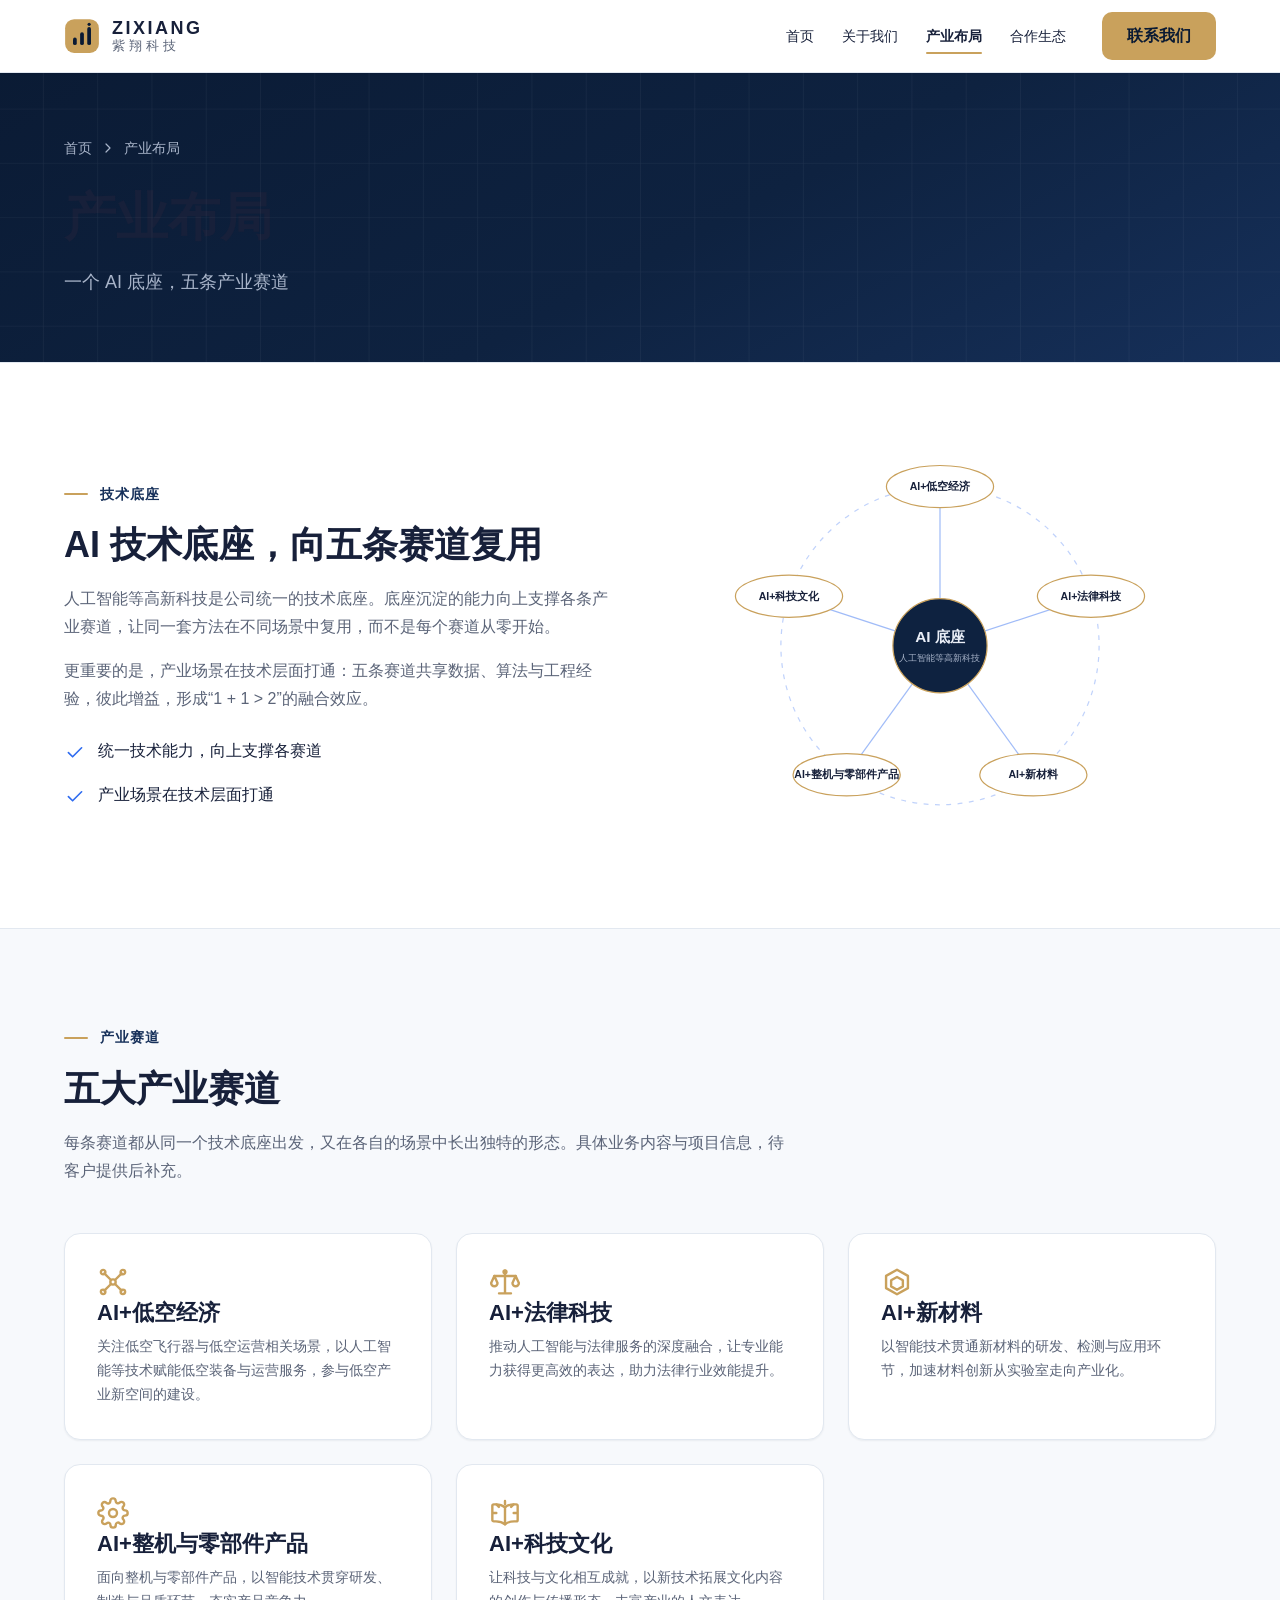
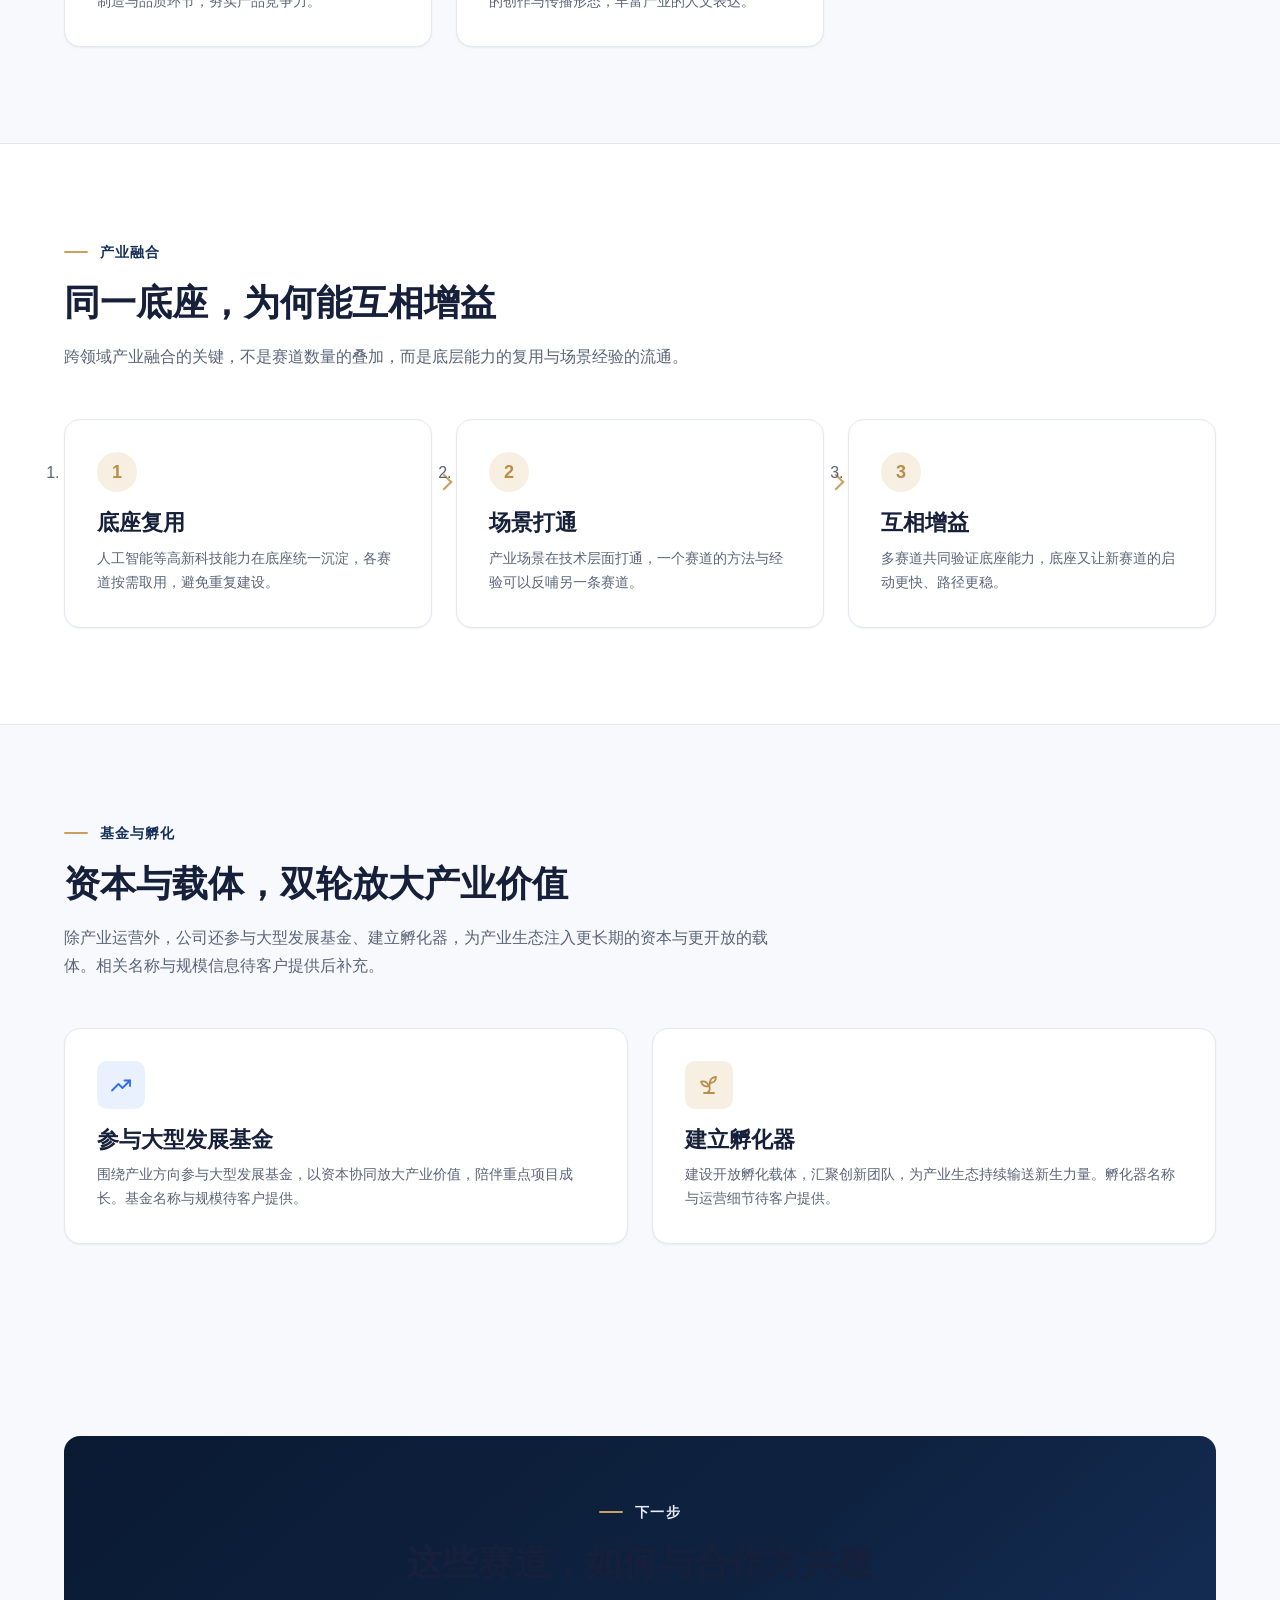
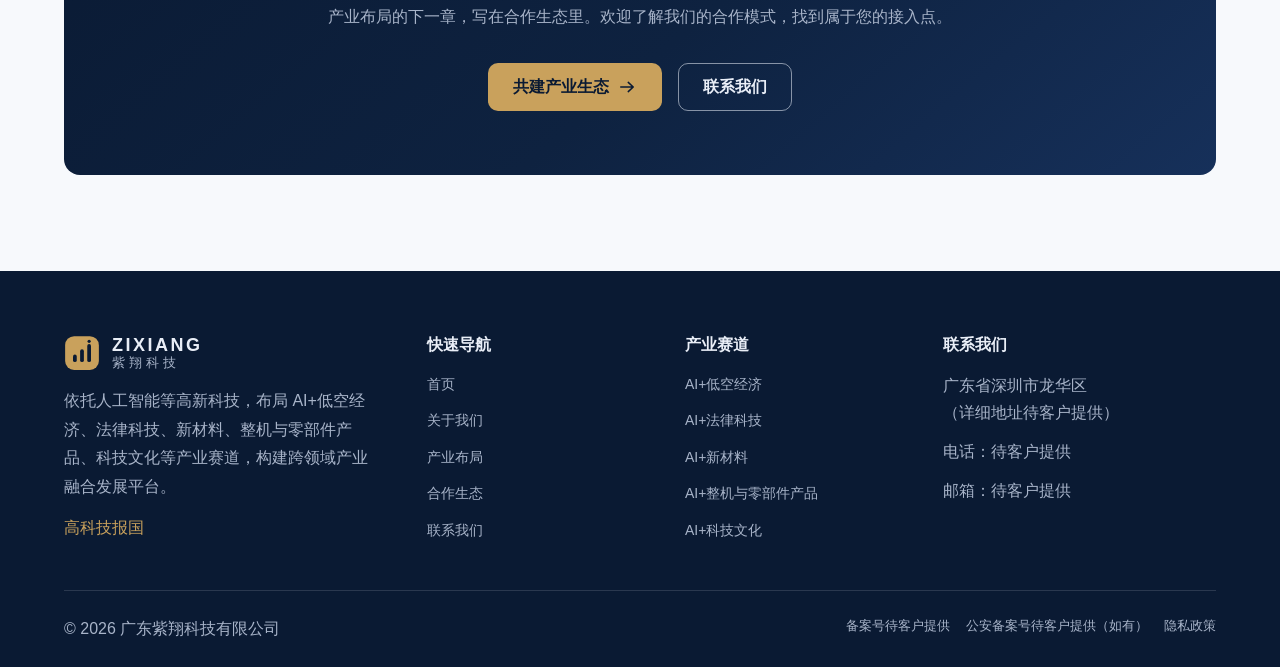
<file: industries.html>
<!DOCTYPE html>
<html lang="zh-CN">
<head>
  <meta charset="UTF-8">
  <meta name="viewport" content="width=device-width, initial-scale=1">
  <title>产业布局 — AI+低空经济/法律科技/新材料/整机与零部件产品/科技文化 · 广东紫翔科技</title>
  <meta name="description" content="以人工智能为统一技术底座，广东紫翔科技布局AI+低空经济、法律科技、新材料、整机与零部件产品、科技文化五大产业赛道，并参与大型发展基金、建立孵化器。产业场景在技术层面打通，同源能力在多场景复用、互相增益。">
  <link rel="icon" type="image/svg+xml" href="assets/img/favicon.svg">
  <meta name="theme-color" content="#0A1A33">
  <meta property="og:type" content="website">
  <meta property="og:title" content="产业布局 — AI+低空经济/法律科技/新材料/整机与零部件产品/科技文化 · 广东紫翔科技">
  <meta property="og:description" content="以人工智能为统一技术底座，广东紫翔科技布局AI+低空经济、法律科技、新材料、整机与零部件产品、科技文化五大产业赛道，并参与大型发展基金、建立孵化器。产业场景在技术层面打通，同源能力在多场景复用、互相增益。">
  <meta property="og:site_name" content="广东紫翔科技有限公司">
  <link rel="stylesheet" href="assets/css/style.css">
  <script>document.documentElement.classList.add("has-js");</script>
</head>
<body>
  <a class="skip-link" href="#main">跳到主内容</a>

  <!-- 顶部导航 -->
  <header class="site-header nav--solid" id="site-header">
    <div class="container site-header__inner">
      <a class="logo" href="index.html" aria-label="紫翔科技 · 返回首页">
        <svg class="logo__mark" viewBox="0 0 48 48" aria-hidden="true">
          <rect x="1.5" y="1.5" width="45" height="45" rx="12" fill="#C9A15C"/>
          <rect x="12" y="26" width="5" height="10" rx="2.5" fill="#0A1A33"/>
          <rect x="21.5" y="19" width="5" height="17" rx="2.5" fill="#0A1A33"/>
          <rect x="31" y="12" width="5" height="24" rx="2.5" fill="#0A1A33"/>
          <circle cx="33.5" cy="8.4" r="2.1" fill="#0A1A33"/>
        </svg>
        <span class="logo__text">
          <span class="logo__name">ZIXIANG</span>
          <span class="logo__sub">紫翔科技</span>
        </span>
      </a>
      <nav class="nav" aria-label="主导航">
        <ul class="nav__list">
          <li><a class="nav__link" href="index.html">首页</a></li>
          <li><a class="nav__link" href="about.html">关于我们</a></li>
          <li><a class="nav__link" href="industries.html" aria-current="page">产业布局</a></li>
          <li><a class="nav__link" href="cooperation.html">合作生态</a></li>
        </ul>
      </nav>
      <a class="btn btn--primary nav__cta" href="contact.html">联系我们</a>
      <button class="nav-toggle" type="button" data-drawer-toggle aria-expanded="false" aria-controls="mobile-drawer" aria-label="打开菜单">
        <svg class="icon" viewBox="0 0 24 24" aria-hidden="true"><path d="M4 7h16M4 12h16M4 17h16"/></svg>
      </button>
    </div>
  </header>

  <!-- 移动端抽屉菜单（≤1024px） -->
  <div class="drawer" id="mobile-drawer" role="dialog" aria-modal="true" aria-label="移动端导航菜单" aria-hidden="true">
    <div class="drawer__top">
      <a class="logo" href="index.html" aria-label="紫翔科技 · 返回首页">
        <svg class="logo__mark" viewBox="0 0 48 48" aria-hidden="true">
          <rect x="1.5" y="1.5" width="45" height="45" rx="12" fill="#C9A15C"/>
          <rect x="12" y="26" width="5" height="10" rx="2.5" fill="#0A1A33"/>
          <rect x="21.5" y="19" width="5" height="17" rx="2.5" fill="#0A1A33"/>
          <rect x="31" y="12" width="5" height="24" rx="2.5" fill="#0A1A33"/>
          <circle cx="33.5" cy="8.4" r="2.1" fill="#0A1A33"/>
        </svg>
        <span class="logo__text">
          <span class="logo__name">ZIXIANG</span>
          <span class="logo__sub">紫翔科技</span>
        </span>
      </a>
      <button class="drawer__close" type="button" data-drawer-toggle aria-expanded="false" aria-controls="mobile-drawer" aria-label="关闭菜单">
        <svg class="icon" viewBox="0 0 24 24" aria-hidden="true"><path d="M6.2 6.2l11.6 11.6M17.8 6.2 6.2 17.8"/></svg>
      </button>
    </div>
    <nav class="drawer__nav" aria-label="移动端主导航">
      <ul class="drawer__list">
        <li><a class="drawer__link" href="index.html">首页<svg class="icon" viewBox="0 0 24 24" aria-hidden="true"><path d="M4.5 12h15M13.5 6.5l6 5.5-6 5.5"/></svg></a></li>
        <li><a class="drawer__link" href="about.html">关于我们<svg class="icon" viewBox="0 0 24 24" aria-hidden="true"><path d="M4.5 12h15M13.5 6.5l6 5.5-6 5.5"/></svg></a></li>
        <li><a class="drawer__link" href="industries.html" aria-current="page">产业布局<svg class="icon" viewBox="0 0 24 24" aria-hidden="true"><path d="M4.5 12h15M13.5 6.5l6 5.5-6 5.5"/></svg></a></li>
        <li><a class="drawer__link" href="cooperation.html">合作生态<svg class="icon" viewBox="0 0 24 24" aria-hidden="true"><path d="M4.5 12h15M13.5 6.5l6 5.5-6 5.5"/></svg></a></li>
      </ul>
    </nav>
    <a class="btn btn--primary drawer__cta" href="contact.html">联系我们</a>
    <p class="drawer__meta">广东紫翔科技有限公司<br>广东省深圳市龙华区（详细地址待客户提供）</p>
  </div>

  <main id="main">
    <!-- ===== 页头横幅 ===== -->
    <section class="page-banner" aria-labelledby="page-title">
      <div class="page-banner__grid" aria-hidden="true">
        <svg viewBox="0 0 1440 320" preserveAspectRatio="xMidYMid slice" aria-hidden="true">
          <defs>
            <pattern id="banner-grid" width="48" height="48" patternUnits="userSpaceOnUse">
              <path d="M48 0H0V48" fill="none" stroke="#E9EEF7" stroke-width="1"/>
            </pattern>
          </defs>
          <rect width="1440" height="320" fill="url(#banner-grid)"/>
        </svg>
      </div>
      <div class="container">
        <nav class="breadcrumb" aria-label="面包屑导航">
          <a href="index.html">首页</a>
          <svg class="icon" viewBox="0 0 24 24" aria-hidden="true"><path d="m9 6 6 6-6 6"/></svg>
          <span aria-current="page">产业布局</span>
        </nav>
        <h1 class="page-banner__title" id="page-title">产业布局</h1>
        <p class="page-banner__subtitle">一个 AI 底座，五条产业赛道</p>
      </div>
    </section>

    <!-- ===== AI 技术底座 ===== -->
    <section class="section section--light" aria-labelledby="ai-base-title">
      <div class="container split">
        <div class="reveal">
          <p class="eyebrow">技术底座</p>
          <h2 id="ai-base-title" style="margin-bottom: 16px;">AI 技术底座，向五条赛道复用</h2>
          <p>人工智能等高新科技是公司统一的技术底座。底座沉淀的能力向上支撑各条产业赛道，让同一套方法在不同场景中复用，而不是每个赛道从零开始。</p>
          <p style="margin-top: 16px;">更重要的是，产业场景在技术层面打通：五条赛道共享数据、算法与工程经验，彼此增益，形成“1 + 1 &gt; 2”的融合效应。</p>
          <ul class="region__points">
            <li class="region__point"><svg class="icon" viewBox="0 0 24 24" aria-hidden="true"><path d="m4.8 12.6 4.6 4.6L19.2 7.4"/></svg>统一技术能力，向上支撑各赛道</li>
            <li class="region__point"><svg class="icon" viewBox="0 0 24 24" aria-hidden="true"><path d="m4.8 12.6 4.6 4.6L19.2 7.4"/></svg>产业场景在技术层面打通</li>
          </ul>
        </div>
        <div class="reveal">
          <svg class="radial" viewBox="0 0 680 460" role="img" aria-label="示意图：AI 技术底座向五条产业赛道发散支撑">
            <circle cx="340" cy="230" r="196" fill="none" stroke="#2E6BF0" stroke-width="1.5" stroke-dasharray="6 8" opacity="0.3"/>
            <g stroke="#2E6BF0" stroke-width="1.5" opacity="0.45">
              <path d="M340 230 340 34"/>
              <path d="M340 230 526 169"/>
              <path d="M340 230 455 389"/>
              <path d="M340 230 225 389"/>
              <path d="M340 230 154 169"/>
            </g>
            <circle cx="340" cy="230" r="58" fill="#0E2240" stroke="#C9A15C" stroke-width="1.5"/>
            <text x="340" y="225" text-anchor="middle" font-family="inherit" font-size="19" font-weight="700" fill="#E9EEF7">AI 底座</text>
            <text x="340" y="249" text-anchor="middle" font-family="inherit" font-size="11.5" fill="#A8B4C9">人工智能等高新科技</text>
            <g fill="#FFFFFF" stroke="#C9A15C" stroke-width="1.5">
              <ellipse cx="340" cy="34" rx="66" ry="26"/>
              <ellipse cx="526" cy="169" rx="66" ry="26"/>
              <ellipse cx="455" cy="389" rx="66" ry="26"/>
              <ellipse cx="225" cy="389" rx="66" ry="26"/>
              <ellipse cx="154" cy="169" rx="66" ry="26"/>
            </g>
            <g text-anchor="middle" font-family="inherit" font-size="13" font-weight="600" fill="#17203A">
              <text x="340" y="38.5">AI+低空经济</text>
              <text x="526" y="173.5">AI+法律科技</text>
              <text x="455" y="393.5">AI+新材料</text>
              <text x="225" y="393.5">AI+整机与零部件产品</text>
              <text x="154" y="173.5">AI+科技文化</text>
            </g>
          </svg>
        </div>
      </div>
    </section>

    <!-- ===== 五大产业赛道 ===== -->
    <section class="section section--muted" aria-labelledby="tracks-title">
      <div class="container">
        <div class="section-head reveal">
          <p class="eyebrow">产业赛道</p>
          <h2 id="tracks-title">五大产业赛道</h2>
          <p class="section-head__desc">每条赛道都从同一个技术底座出发，又在各自的场景中长出独特的形态。具体业务内容与项目信息，待客户提供后补充。</p>
        </div>
        <div class="grid grid-auto--wide">
          <article class="card card--hover reveal" id="low-altitude">
            <span class="track-card__icon"><svg class="icon icon--lg" viewBox="0 0 24 24" aria-hidden="true"><circle cx="12" cy="12" r="2"/><path d="M10.3 10.3 5.5 5.5M13.7 10.3 18.5 5.5M10.3 13.7 5.5 18.5M13.7 13.7 18.5 18.5"/><circle cx="4.6" cy="4.6" r="1.7"/><circle cx="19.4" cy="4.6" r="1.7"/><circle cx="4.6" cy="19.4" r="1.7"/><circle cx="19.4" cy="19.4" r="1.7"/></svg></span>
            <h3 class="card__title">AI+低空经济</h3>
            <p class="card__desc">关注低空飞行器与低空运营相关场景，以人工智能等技术赋能低空装备与运营服务，参与低空产业新空间的建设。</p>
          </article>
          <article class="card card--hover reveal" id="legal-tech">
            <span class="track-card__icon"><svg class="icon icon--lg" viewBox="0 0 24 24" aria-hidden="true"><path d="M12 3.5v17M7.5 20.5h9M4 7.5h16"/><path d="M4 7.5 1.6 12.8a2.4 2.4 0 0 0 4.8 0Z"/><path d="M20 7.5 17.6 12.8a2.4 2.4 0 0 0 4.8 0Z"/><circle cx="12" cy="4.4" r="1.1"/></svg></span>
            <h3 class="card__title">AI+法律科技</h3>
            <p class="card__desc">推动人工智能与法律服务的深度融合，让专业能力获得更高效的表达，助力法律行业效能提升。</p>
          </article>
          <article class="card card--hover reveal" id="material">
            <span class="track-card__icon"><svg class="icon icon--lg" viewBox="0 0 24 24" aria-hidden="true"><path d="M12 2.8 20.2 7.4v9.2L12 21.2 3.8 16.6V7.4L12 2.8Z"/><path d="M12 8.2 16.4 10.7v4.6L12 17.8 7.6 15.3v-4.6L12 8.2Z"/></svg></span>
            <h3 class="card__title">AI+新材料</h3>
            <p class="card__desc">以智能技术贯通新材料的研发、检测与应用环节，加速材料创新从实验室走向产业化。</p>
          </article>
          <article class="card card--hover reveal" id="hardware">
            <span class="track-card__icon"><svg class="icon icon--lg" viewBox="0 0 24 24" aria-hidden="true"><path d="M19.4 15a1.65 1.65 0 0 0 .33 1.82l.06.06a2 2 0 1 1-2.83 2.83l-.06-.06a1.65 1.65 0 0 0-1.82-.33 1.65 1.65 0 0 0-1 1.51V21a2 2 0 1 1-4 0v-.09a1.65 1.65 0 0 0-1-1.51 1.65 1.65 0 0 0-1.82.33l-.06.06a2 2 0 1 1-2.83-2.83l.06-.06a1.65 1.65 0 0 0 .33-1.82 1.65 1.65 0 0 0-1.51-1H3a2 2 0 1 1 0-4h.09a1.65 1.65 0 0 0 1.51-1 1.65 1.65 0 0 0-.33-1.82l-.06-.06a2 2 0 1 1 2.83-2.83l.06.06a1.65 1.65 0 0 0 1.82.33h.08a1.65 1.65 0 0 0 1-1.51V3a2 2 0 1 1 4 0v.09a1.65 1.65 0 0 0 1 1.51h.08a1.65 1.65 0 0 0 1.82-.33l.06-.06a2 2 0 1 1 2.83 2.83l-.06.06a1.65 1.65 0 0 0-.33 1.82v.08a1.65 1.65 0 0 0 1.51 1H21a2 2 0 1 1 0 4h-.09a1.65 1.65 0 0 0-1.51 1z"/><circle cx="12" cy="12" r="3"/></svg></span>
            <h3 class="card__title">AI+整机与零部件产品</h3>
            <p class="card__desc">面向整机与零部件产品，以智能技术贯穿研发、制造与品质环节，夯实产品竞争力。</p>
          </article>
          <article class="card card--hover reveal" id="culture">
            <span class="track-card__icon"><svg class="icon icon--lg" viewBox="0 0 24 24" aria-hidden="true"><path d="M12 3v2.5M5.6 5.6l1.8 1.8M3 12h2.5M18.5 12h2.5M16.6 7.4l1.8-1.8"/><path d="M12 20.5c-1.6-1.3-4.2-2.2-6.8-2.2H3.6a1.1 1.1 0 0 1-1.1-1.1V6.6a1.1 1.1 0 0 1 1.1-1.1h1.6c2.6 0 5.2.9 6.8 2.2 1.6-1.3 4.2-2.2 6.8-2.2h1.6a1.1 1.1 0 0 1 1.1 1.1v10.6a1.1 1.1 0 0 1-1.1 1.1h-1.6c-2.6 0-5.2.9-6.8 2.2Z"/><path d="M12 7.7v12.8"/></svg></span>
            <h3 class="card__title">AI+科技文化</h3>
            <p class="card__desc">让科技与文化相互成就，以新技术拓展文化内容的创作与传播形态，丰富产业的人文表达。</p>
          </article>
        </div>
      </div>
    </section>

    <!-- ===== 产业融合模式 ===== -->
    <section class="section section--light" aria-labelledby="fusion-title">
      <div class="container">
        <div class="section-head reveal">
          <p class="eyebrow">产业融合</p>
          <h2 id="fusion-title">同一底座，为何能互相增益</h2>
          <p class="section-head__desc">跨领域产业融合的关键，不是赛道数量的叠加，而是底层能力的复用与场景经验的流通。</p>
        </div>
        <ol class="steps">
          <li class="step reveal">
            <span class="step__num">1</span>
            <h3 class="step__title">底座复用</h3>
            <p class="step__desc">人工智能等高新科技能力在底座统一沉淀，各赛道按需取用，避免重复建设。</p>
          </li>
          <li class="step reveal">
            <span class="step__num">2</span>
            <h3 class="step__title">场景打通</h3>
            <p class="step__desc">产业场景在技术层面打通，一个赛道的方法与经验可以反哺另一条赛道。</p>
          </li>
          <li class="step reveal">
            <span class="step__num">3</span>
            <h3 class="step__title">互相增益</h3>
            <p class="step__desc">多赛道共同验证底座能力，底座又让新赛道的启动更快、路径更稳。</p>
          </li>
        </ol>
      </div>
    </section>

    <!-- ===== 基金与孵化 ===== -->
    <section class="section section--muted" aria-labelledby="fund-title">
      <div class="container">
        <div class="section-head reveal">
          <p class="eyebrow">基金与孵化</p>
          <h2 id="fund-title">资本与载体，双轮放大产业价值</h2>
          <p class="section-head__desc">除产业运营外，公司还参与大型发展基金、建立孵化器，为产业生态注入更长期的资本与更开放的载体。相关名称与规模信息待客户提供后补充。</p>
        </div>
        <div class="grid grid--2">
          <article class="card reveal">
            <span class="card__icon card__icon--blue"><svg class="icon" viewBox="0 0 24 24" aria-hidden="true"><path d="M3 17.5 9.5 11l4 4 7.5-7.5"/><path d="M15.5 7.5H21V13"/></svg></span>
            <h3 class="card__title">参与大型发展基金</h3>
            <p class="card__desc">围绕产业方向参与大型发展基金，以资本协同放大产业价值，陪伴重点项目成长。基金名称与规模待客户提供。</p>
          </article>
          <article class="card reveal">
            <span class="card__icon"><svg class="icon" viewBox="0 0 24 24" aria-hidden="true"><path d="M7 20h10"/><path d="M10 20c5.5-2.5.8-6.4 3-10"/><path d="M9.5 9.4c1.1.8 1.8 2.2 2.3 3.7-2 .4-3.5.4-4.8-.3-1.2-.6-2.3-1.9-3-4.2 2.8-.5 4.4 0 5.5.8Z"/><path d="M14.1 6a7 7 0 0 0-1.1 4c1.9-.1 3.3-.6 4.3-1.4 1-1 1.6-2.3 1.7-4.6-2.7.1-4 1-4.9 2Z"/></svg></span>
            <h3 class="card__title">建立孵化器</h3>
            <p class="card__desc">建设开放孵化载体，汇聚创新团队，为产业生态持续输送新生力量。孵化器名称与运营细节待客户提供。</p>
          </article>
        </div>
      </div>
    </section>

    <!-- ===== CTA ===== -->
    <section class="section section--muted" aria-labelledby="cta-title">
      <div class="container">
        <div class="cta-band reveal">
          <p class="eyebrow" style="justify-content: center;">下一步</p>
          <h2 id="cta-title" class="cta-band__title">这些赛道，如何与合作方共建</h2>
          <p class="cta-band__desc">产业布局的下一章，写在合作生态里。欢迎了解我们的合作模式，找到属于您的接入点。</p>
          <div class="cta-band__actions">
            <a class="btn btn--primary" href="cooperation.html">共建产业生态<svg class="icon" viewBox="0 0 24 24" aria-hidden="true"><path d="M4.5 12h15M13.5 6.5l6 5.5-6 5.5"/></svg></a>
            <a class="btn btn--outline-light" href="contact.html">联系我们</a>
          </div>
        </div>
      </div>
    </section>
  </main>

  <!-- 全局页脚 -->
  <footer class="site-footer">
    <div class="container">
      <div class="footer__grid">
        <div>
          <a class="logo" href="index.html" aria-label="紫翔科技 · 返回首页">
            <svg class="logo__mark" viewBox="0 0 48 48" aria-hidden="true">
              <rect x="1.5" y="1.5" width="45" height="45" rx="12" fill="#C9A15C"/>
              <rect x="12" y="26" width="5" height="10" rx="2.5" fill="#0A1A33"/>
              <rect x="21.5" y="19" width="5" height="17" rx="2.5" fill="#0A1A33"/>
              <rect x="31" y="12" width="5" height="24" rx="2.5" fill="#0A1A33"/>
              <circle cx="33.5" cy="8.4" r="2.1" fill="#0A1A33"/>
            </svg>
            <span class="logo__text">
              <span class="logo__name">ZIXIANG</span>
              <span class="logo__sub">紫翔科技</span>
            </span>
          </a>
          <p class="footer__desc">依托人工智能等高新科技，布局 AI+低空经济、法律科技、新材料、整机与零部件产品、科技文化等产业赛道，构建跨领域产业融合发展平台。</p>
          <p class="footer__belief">高科技报国</p>
        </div>
        <nav aria-label="快速导航">
          <h2 class="footer__title">快速导航</h2>
          <ul class="footer__list">
            <li><a class="footer__link" href="index.html">首页</a></li>
            <li><a class="footer__link" href="about.html">关于我们</a></li>
            <li><a class="footer__link" href="industries.html">产业布局</a></li>
            <li><a class="footer__link" href="cooperation.html">合作生态</a></li>
            <li><a class="footer__link" href="contact.html">联系我们</a></li>
          </ul>
        </nav>
        <div>
          <h2 class="footer__title">产业赛道</h2>
          <ul class="footer__list">
            <li><a class="footer__link" href="industries.html#low-altitude">AI+低空经济</a></li>
            <li><a class="footer__link" href="industries.html#legal-tech">AI+法律科技</a></li>
            <li><a class="footer__link" href="industries.html#material">AI+新材料</a></li>
            <li><a class="footer__link" href="industries.html#hardware">AI+整机与零部件产品</a></li>
            <li><a class="footer__link" href="industries.html#culture">AI+科技文化</a></li>
          </ul>
        </div>
        <div>
          <h2 class="footer__title">联系我们</h2>
          <div class="footer__contact">
            <p>广东省深圳市龙华区<br>（详细地址待客户提供）</p>
            <p>电话：待客户提供</p>
            <p>邮箱：待客户提供</p>
          </div>
        </div>
      </div>
      <div class="footer__bottom">
        <p>© 2026 广东紫翔科技有限公司</p>
        <div class="footer__bottom-links">
          <span>备案号待客户提供</span>
          <span>公安备案号待客户提供（如有）</span>
          <a class="footer__link" href="#">隐私政策</a>
        </div>
      </div>
    </div>
  </footer>

  <script src="assets/js/main.js"></script>
</body>
</html>
</file>
<file: assets/css/style.css>
/* ============================================================
   广东紫翔科技有限公司 · 官网首版样式
   分节：1 令牌 → 2 基础 → 3 布局 → 4 组件 → 5 页面 → 6 响应式
   设计依据：docs/architecture.md §5（色值/字号/间距/圆角/阴影）
   ============================================================ */

/* ============================================================
   1. 设计令牌
   ============================================================ */
:root {
  /* 1.1 色彩 —— 深藏青（权威、产业感） */
  --color-primary-900: #0A1A33;
  --color-primary-800: #0E2240;
  --color-primary-700: #16305A;
  --color-primary-600: #1F3D6E;

  /* 1.2 色彩 —— 科技蓝（AI、行动点） */
  --color-accent-blue: #2E6BF0;
  --color-accent-blue-hover: #1F5AD8;
  --color-accent-blue-light: #E9F0FE;

  /* 1.3 色彩 —— 鎏金（高端点缀） */
  --color-gold: #C9A15C;
  --color-gold-hover: #B78E4A;
  --color-gold-light: #F6EFE2;

  /* 1.4 色彩 —— 内容区浅色 */
  --color-bg: #F7F9FC;
  --color-surface: #FFFFFF;

  /* 1.5 色彩 —— 文字 */
  --color-text-primary: #17203A;
  --color-text-secondary: #5B6478;
  --color-text-on-dark: #E9EEF7;
  --color-text-on-dark-secondary: #A8B4C9;

  /* 1.6 色彩 —— 边框 */
  --color-border: #E2E8F0;
  --color-border-strong: #CBD5E1;

  /* 1.7 色彩 —— 功能色（表单反馈） */
  --color-success: #1F9D63;
  --color-error: #C0392B;

  /* 1.8 字体 */
  --font-family: -apple-system, BlinkMacSystemFont, "Segoe UI", Roboto,
    "PingFang SC", "Hiragino Sans GB", "Microsoft YaHei", "Noto Sans CJK SC",
    "Helvetica Neue", Arial, sans-serif;

  /* 1.9 字号层级（流式用 clamp，不新增中间档） */
  --fs-h1: clamp(32px, 5vw, 52px);
  --fs-h2: clamp(26px, 3.5vw, 36px);
  --fs-h3: clamp(20px, 2vw, 22px);
  --fs-h4: 18px;
  --fs-body: 16px;
  --fs-aux: 14px;
  --fs-small: 13px;

  /* 1.10 间距（4px 基数，仅允许 4/8/12/16/24/32/40/48/64/80/96/128） */
  --space-1: 4px;
  --space-2: 8px;
  --space-3: 12px;
  --space-4: 16px;
  --space-6: 24px;
  --space-8: 32px;
  --space-10: 40px;
  --space-12: 48px;
  --space-16: 64px;
  --space-20: 80px;
  --space-24: 96px;
  --space-32: 128px;

  /* 1.11 圆角 */
  --radius-sm: 6px;
  --radius-md: 10px;
  --radius-lg: 16px;
  --radius-pill: 999px;

  /* 1.12 阴影（一律深藏青透明黑，深底区块不加阴影） */
  --shadow-sm: 0 1px 2px rgba(10, 26, 51, 0.06);
  --shadow-md: 0 4px 16px rgba(10, 26, 51, 0.08);
  --shadow-lg: 0 12px 32px rgba(10, 26, 51, 0.12);

  /* 1.13 布局与动效令牌 */
  --container-max: 1200px;
  --container-pad: 24px;
  --header-height: 72px;
  --transition-fast: 200ms ease;
  --transition-base: 200ms ease;
}

/* ============================================================
   2. 基础（reset / 排版 / 焦点 / 跳转链接 / 动效降级）
   ============================================================ */
*,
*::before,
*::after {
  box-sizing: border-box;
  margin: 0;
  padding: 0;
}

html {
  scroll-behavior: smooth;
  -webkit-text-size-adjust: 100%;
}

body {
  font-family: var(--font-family);
  font-size: var(--fs-body);
  line-height: 1.75;
  color: var(--color-text-secondary);
  background-color: var(--color-bg);
  -webkit-font-smoothing: antialiased;
}

body.is-locked {
  overflow: hidden;
}

h1,
h2,
h3,
h4 {
  color: var(--color-text-primary);
  line-height: 1.3;
}

h1 {
  font-size: var(--fs-h1);
  font-weight: 700;
  line-height: 1.25;
}

h2 {
  font-size: var(--fs-h2);
  font-weight: 700;
}

h3 {
  font-size: var(--fs-h3);
  font-weight: 600;
  line-height: 1.35;
}

h4 {
  font-size: var(--fs-h4);
  font-weight: 600;
  line-height: 1.4;
}

p {
  font-size: var(--fs-body);
}

a {
  color: var(--color-accent-blue);
  text-decoration: none;
  transition: color var(--transition-fast);
}

ul {
  list-style: none;
}

img,
svg {
  display: block;
  max-width: 100%;
}

strong {
  font-weight: 600;
  color: var(--color-text-primary);
}

::selection {
  background: var(--color-gold-light);
  color: var(--color-primary-900);
}

/* 键盘焦点：全站可见（2px 科技蓝外描边 + 2px 偏移） */
:focus-visible {
  outline: 2px solid var(--color-accent-blue);
  outline-offset: 2px;
  border-radius: var(--radius-sm);
}

/* 跳到主内容（skip link）：视觉隐藏，聚焦可见 */
.skip-link {
  position: fixed;
  top: var(--space-3);
  left: var(--space-3);
  z-index: 2000;
  padding: var(--space-2) var(--space-4);
  background: var(--color-gold);
  color: var(--color-primary-900);
  font-size: var(--fs-aux);
  font-weight: 600;
  border-radius: var(--radius-sm);
  transform: translateY(-200%);
  transition: transform var(--transition-fast);
}

.skip-link:focus-visible {
  transform: translateY(0);
  outline-offset: 2px;
}

/* 图标默认呈现（24px 网格线性风格，颜色继承 currentColor） */
.icon {
  width: 24px;
  height: 24px;
  flex: none;
  fill: none;
  stroke: currentColor;
  stroke-width: 1.8;
  stroke-linecap: round;
  stroke-linejoin: round;
}

.icon--lg {
  width: 32px;
  height: 32px;
}

.icon--sm {
  width: 20px;
  height: 20px;
}

/* 入场动画（仅在 JS 可用时启用，避免无脚本时内容不可见） */
.has-js .reveal {
  opacity: 0;
  transform: translateY(14px);
  transition: opacity 240ms ease, transform 240ms ease;
}

.has-js .reveal.is-visible {
  opacity: 1;
  transform: none;
}

/* 动效降级：prefers-reduced-motion 下全部过渡/动画即时完成 */
@media (prefers-reduced-motion: reduce) {
  html {
    scroll-behavior: auto;
  }

  *,
  *::before,
  *::after {
    animation-duration: 0.01ms !important;
    animation-iteration-count: 1 !important;
    transition-duration: 0.01ms !important;
  }

  .has-js .reveal {
    opacity: 1;
    transform: none;
  }
}

/* ============================================================
   3. 布局（容器 / 区块 / 分栏 / 网格）
   ============================================================ */
.container {
  width: 100%;
  max-width: var(--container-max);
  margin-inline: auto;
  padding-inline: var(--container-pad);
}

/* 区块垂直节奏：桌面 96 / 手机 56 */
.section {
  padding-block: var(--space-24);
}

.section--tight {
  padding-block: var(--space-16);
}

.section--light {
  background: var(--color-surface);
  border-block: 1px solid var(--color-border);
}

.section--muted {
  background: var(--color-bg);
}

.section--dark {
  background: linear-gradient(150deg, var(--color-primary-900) 0%, var(--color-primary-800) 58%, var(--color-primary-700) 100%);
  color: var(--color-text-on-dark);
}

.section--dark h2,
.section--dark h3 {
  color: var(--color-text-on-dark);
}

/* 区块标题组 */
.section-head {
  max-width: 720px;
  margin-bottom: var(--space-12);
}

.section-head--center {
  margin-inline: auto;
  text-align: center;
}

.eyebrow {
  display: flex;
  align-items: center;
  gap: var(--space-3);
  margin-bottom: var(--space-4);
  font-size: var(--fs-aux);
  font-weight: 600;
  letter-spacing: 0.08em;
  color: var(--color-primary-700);
}

.eyebrow::before {
  content: "";
  width: 24px;
  height: 2px;
  background: var(--color-gold);
  border-radius: 1px;
}

.section-head--center .eyebrow {
  justify-content: center;
}

.section--dark .eyebrow {
  color: var(--color-text-on-dark);
}

.section-head__desc {
  margin-top: var(--space-4);
  font-size: var(--fs-body);
  color: var(--color-text-secondary);
}

.section--dark .section-head__desc {
  color: var(--color-text-on-dark-secondary);
}

/* 左右分栏 */
.split {
  display: grid;
  grid-template-columns: 1fr 1fr;
  gap: var(--space-12);
  align-items: center;
}

/* 通用网格 */
.grid {
  display: grid;
  gap: var(--space-6);
}

.grid--2 {
  grid-template-columns: repeat(2, 1fr);
}

.grid--3 {
  grid-template-columns: repeat(3, 1fr);
}

.grid--5 {
  grid-template-columns: repeat(5, 1fr);
}

/* 卡片网格自适应（五大赛道 / 合作图谱 / 流程步） */
.grid-auto {
  display: grid;
  gap: var(--space-6);
  grid-template-columns: repeat(auto-fit, minmax(260px, 1fr));
}

.grid-auto--wide {
  grid-template-columns: repeat(auto-fit, minmax(300px, 1fr));
}

/* 宽文本阅读区 */
.prose {
  max-width: 760px;
}

.prose p + p {
  margin-top: var(--space-4);
}

/* 锚点目标避开固定导航 */
[id] {
  scroll-margin-top: calc(var(--header-height) + 24px);
}

/* ============================================================
   4. 组件（导航 / 抽屉 / 按钮 / 文字链 / 卡片 / 步骤 / 时间轴 / 表单 / 页脚）
   ============================================================ */

/* ---------- 4.1 顶部导航 ---------- */
.site-header {
  position: fixed;
  inset: 0 0 auto 0;
  z-index: 1000;
  color: var(--color-text-on-dark);
  --hdr-fg: var(--color-text-on-dark);
  --hdr-fg-sub: var(--color-text-on-dark-secondary);
  transition: background-color var(--transition-fast), box-shadow var(--transition-fast), color var(--transition-fast);
}

/* 滚动超过 40px（JS 添加）或页面本身首屏即实色（非首页） */
.site-header.nav--scrolled,
.site-header.nav--solid {
  background: var(--color-surface);
  color: var(--color-text-primary);
  --hdr-fg: var(--color-text-primary);
  --hdr-fg-sub: var(--color-text-secondary);
  box-shadow: var(--shadow-sm);
  border-bottom: 1px solid var(--color-border);
}

.site-header__inner {
  display: flex;
  align-items: center;
  gap: var(--space-6);
  height: var(--header-height);
}

.logo {
  display: inline-flex;
  align-items: center;
  gap: var(--space-3);
  color: var(--hdr-fg);
  margin-right: auto;
}

.logo__mark {
  width: 36px;
  height: 36px;
  flex: none;
}

.logo__text {
  display: flex;
  flex-direction: column;
  line-height: 1.15;
}

.logo__name {
  font-size: var(--fs-h4);
  font-weight: 700;
  letter-spacing: 0.14em;
  color: var(--hdr-fg);
}

.logo__sub {
  font-size: var(--fs-small);
  font-weight: 400;
  letter-spacing: 0.3em;
  color: var(--hdr-fg-sub);
}

.nav__list {
  display: flex;
  align-items: center;
  gap: var(--space-1);
}

.nav__link {
  position: relative;
  display: inline-block;
  padding: var(--space-2) var(--space-3);
  font-size: var(--fs-aux);
  font-weight: 500;
  color: var(--hdr-fg);
  border-radius: var(--radius-sm);
  transition: color var(--transition-fast);
}

.nav__link::after {
  content: "";
  position: absolute;
  left: var(--space-3);
  right: var(--space-3);
  bottom: 2px;
  height: 2px;
  background: var(--color-gold);
  border-radius: 1px;
  transform: scaleX(0);
  transform-origin: left center;
  transition: transform var(--transition-fast);
}

.nav__link:hover::after,
.nav__link[aria-current="page"]::after {
  transform: scaleX(1);
}

.nav__link[aria-current="page"] {
  font-weight: 600;
}

.nav__cta {
  height: 44px;
  padding-inline: var(--space-6);
  font-size: var(--fs-aux);
}

/* 汉堡按钮（≤1024px 显示） */
.nav-toggle {
  display: none;
  place-items: center;
  width: 44px;
  height: 44px;
  border: 1px solid rgba(233, 238, 247, 0.35);
  border-radius: var(--radius-md);
  background: transparent;
  color: var(--hdr-fg);
  cursor: pointer;
  transition: border-color var(--transition-fast), background-color var(--transition-fast);
}

.nav-toggle:hover {
  border-color: var(--color-gold);
}

.site-header.nav--scrolled .nav-toggle,
.site-header.nav--solid .nav-toggle {
  border-color: var(--color-border-strong);
}

.nav-toggle .icon--close {
  display: none;
}

/* ---------- 4.2 移动端抽屉（深藏青全屏） ---------- */
.drawer {
  position: fixed;
  inset: 0;
  z-index: 1100;
  display: flex;
  flex-direction: column;
  padding: var(--space-6) var(--container-pad) var(--space-12);
  background: linear-gradient(165deg, var(--color-primary-900) 0%, var(--color-primary-800) 62%, var(--color-primary-700) 100%);
  color: var(--color-text-on-dark);
  visibility: hidden;
  opacity: 0;
  transition: opacity var(--transition-fast), visibility var(--transition-fast);
}

.drawer.is-open {
  visibility: visible;
  opacity: 1;
}

.drawer__top {
  display: flex;
  align-items: center;
  justify-content: space-between;
  height: var(--header-height);
  margin-bottom: var(--space-8);
}

.drawer .logo {
  --hdr-fg: var(--color-text-on-dark);
  --hdr-fg-sub: var(--color-text-on-dark-secondary);
}

.drawer__close {
  display: grid;
  place-items: center;
  width: 44px;
  height: 44px;
  border: 1px solid rgba(233, 238, 247, 0.35);
  border-radius: var(--radius-md);
  background: transparent;
  color: var(--color-text-on-dark);
  cursor: pointer;
}

.drawer__close:hover {
  border-color: var(--color-gold);
}

.drawer__nav {
  flex: 1;
}

.drawer__list {
  display: flex;
  flex-direction: column;
  gap: var(--space-2);
}

.drawer__link {
  display: flex;
  align-items: center;
  justify-content: space-between;
  padding: var(--space-4) var(--space-2);
  font-size: var(--fs-h4);
  font-weight: 600;
  color: var(--color-text-on-dark);
  border-bottom: 1px solid rgba(233, 238, 247, 0.12);
}

.drawer__link .icon {
  width: 20px;
  height: 20px;
  color: var(--color-gold);
  opacity: 0;
  transform: translateX(-4px);
  transition: opacity var(--transition-fast), transform var(--transition-fast);
}

.drawer__link:hover,
.drawer__link[aria-current="page"] {
  color: var(--color-gold);
}

.drawer__link[aria-current="page"] .icon {
  opacity: 1;
  transform: none;
}

.drawer__cta {
  margin-top: var(--space-8);
  width: 100%;
}

.drawer__meta {
  margin-top: var(--space-6);
  font-size: var(--fs-aux);
  line-height: 1.8;
  color: var(--color-text-on-dark-secondary);
}

/* ---------- 4.3 按钮 ---------- */
.btn {
  display: inline-flex;
  align-items: center;
  justify-content: center;
  gap: var(--space-2);
  height: 48px;
  padding-inline: var(--space-6);
  font-size: var(--fs-body);
  font-weight: 600;
  font-family: inherit;
  line-height: 1.2;
  border: 1px solid transparent;
  border-radius: var(--radius-md);
  cursor: pointer;
  white-space: nowrap;
  transition: background-color var(--transition-fast), color var(--transition-fast),
    transform var(--transition-fast), box-shadow var(--transition-fast),
    border-color var(--transition-fast);
}

.btn .icon {
  width: 20px;
  height: 20px;
}

/* 主按钮（鎏金） */
.btn--primary {
  background: var(--color-gold);
  color: var(--color-primary-900);
}

.btn--primary:hover {
  background: var(--color-gold-hover);
  transform: translateY(-1px);
  box-shadow: var(--shadow-md);
}

/* 次按钮（描边，浅底用深藏青边） */
.btn--outline {
  border-color: var(--color-primary-800);
  color: var(--color-primary-800);
  background: transparent;
}

.btn--outline:hover {
  background: rgba(14, 34, 64, 0.06);
}

/* 次按钮（深底上用浅色描边） */
.btn--outline-light {
  border-color: rgba(233, 238, 247, 0.55);
  color: var(--color-text-on-dark);
  background: transparent;
}

.btn--outline-light:hover {
  background: rgba(233, 238, 247, 0.1);
  border-color: var(--color-text-on-dark);
}

/* ---------- 4.4 文字链接 ---------- */
.text-link {
  display: inline-flex;
  align-items: center;
  gap: var(--space-2);
  font-size: var(--fs-body);
  font-weight: 600;
  color: var(--color-accent-blue);
}

.text-link .icon {
  width: 20px;
  height: 20px;
  transition: transform var(--transition-fast);
}

.text-link:hover {
  text-decoration: underline;
}

.text-link:hover .icon {
  transform: translateX(2px);
}

.text-link--gold {
  color: var(--color-gold);
}

/* ---------- 4.5 卡片 ---------- */
.card {
  background: var(--color-surface);
  border: 1px solid var(--color-border);
  border-radius: var(--radius-lg);
  box-shadow: var(--shadow-sm);
  padding: var(--space-8);
  transition: transform var(--transition-fast), box-shadow var(--transition-fast),
    border-color var(--transition-fast);
}

.card--hover:hover {
  transform: translateY(-2px);
  box-shadow: var(--shadow-md);
  border-color: var(--color-border-strong);
}

.card__icon {
  display: grid;
  place-items: center;
  width: 48px;
  height: 48px;
  margin-bottom: var(--space-4);
  border-radius: var(--radius-md);
  background: var(--color-gold-light);
  color: var(--color-gold-hover);
}

.card__icon--blue {
  background: var(--color-accent-blue-light);
  color: var(--color-accent-blue);
}

.card__icon .icon {
  width: 24px;
  height: 24px;
}

.card__title {
  margin-bottom: var(--space-2);
}

.card__desc {
  font-size: var(--fs-aux);
  line-height: 1.7;
  color: var(--color-text-secondary);
}

.card__link {
  margin-top: var(--space-4);
}

/* 赛道卡（无图标底衬，图标 32px 鎏金） */
.track-card__icon {
  margin-bottom: var(--space-4);
  color: var(--color-gold);
}

.track-card__icon .icon {
  width: 32px;
  height: 32px;
}

/* 深底上的卡片变体 */
.section--dark .card,
.cta-band .card {
  background: var(--color-primary-700);
  border-color: rgba(233, 238, 247, 0.14);
  box-shadow: none;
  color: var(--color-text-on-dark-secondary);
}

.section--dark .card__title,
.cta-band .card__title {
  color: var(--color-text-on-dark);
}

/* ---------- 4.6 步骤条 / 流程图 ---------- */
.steps {
  display: grid;
  grid-template-columns: repeat(3, 1fr);
  gap: var(--space-6);
}

.steps--4 {
  grid-template-columns: repeat(4, 1fr);
}

.step {
  position: relative;
  background: var(--color-surface);
  border: 1px solid var(--color-border);
  border-radius: var(--radius-lg);
  box-shadow: var(--shadow-sm);
  padding: var(--space-8);
}

.step__num {
  display: grid;
  place-items: center;
  width: 40px;
  height: 40px;
  margin-bottom: var(--space-4);
  border-radius: var(--radius-pill);
  background: var(--color-gold-light);
  color: var(--color-gold-hover);
  font-size: var(--fs-h4);
  font-weight: 700;
}

.step__title {
  margin-bottom: var(--space-2);
}

.step__desc {
  font-size: var(--fs-aux);
  color: var(--color-text-secondary);
}

/* 步骤间连接箭头（桌面横向） */
.step:not(:last-child)::after {
  content: "";
  position: absolute;
  top: 56px;
  right: -19px;
  width: 12px;
  height: 12px;
  border-top: 2px solid var(--color-gold);
  border-right: 2px solid var(--color-gold);
  transform: rotate(45deg);
}

/* 商业模式“技术层打通”支撑带 */
.model-band {
  margin-top: var(--space-6);
  padding: var(--space-4) var(--space-8);
  border: 1px dashed var(--color-gold);
  border-radius: var(--radius-lg);
  background: var(--color-gold-light);
  text-align: center;
  font-weight: 600;
  color: var(--color-text-primary);
}

/* ---------- 4.7 竖向时间轴（发展路径） ---------- */
.timeline {
  position: relative;
  padding-left: var(--space-8);
}

.timeline::before {
  content: "";
  position: absolute;
  left: 7px;
  top: var(--space-2);
  bottom: var(--space-2);
  width: 2px;
  background: linear-gradient(to bottom, var(--color-gold), var(--color-accent-blue));
  border-radius: 1px;
}

.timeline__item {
  position: relative;
  padding-bottom: var(--space-10);
}

.timeline__item:last-child {
  padding-bottom: 0;
}

.timeline__item::before {
  content: "";
  position: absolute;
  left: calc(-1 * var(--space-8) + 1px);
  top: 6px;
  width: 14px;
  height: 14px;
  border-radius: var(--radius-pill);
  background: var(--color-surface);
  border: 3px solid var(--color-gold);
}

.timeline__phase {
  display: inline-block;
  margin-bottom: var(--space-1);
  font-size: var(--fs-aux);
  font-weight: 600;
  color: var(--color-accent-blue);
}

.timeline__title {
  margin-bottom: var(--space-2);
}

.timeline__desc {
  font-size: var(--fs-aux);
}

/* ---------- 4.8 组织层级图 ---------- */
.org {
  display: grid;
  justify-items: center;
  gap: 0;
}

.org__node {
  width: min(560px, 100%);
  background: var(--color-surface);
  border: 1px solid var(--color-border-strong);
  border-radius: var(--radius-lg);
  box-shadow: var(--shadow-sm);
  padding: var(--space-6) var(--space-8);
  text-align: center;
}

.org__node--top {
  background: linear-gradient(150deg, var(--color-primary-900), var(--color-primary-700));
  border-color: transparent;
  color: var(--color-text-on-dark);
}

.org__node--top .org__name {
  color: var(--color-text-on-dark);
}

.org__node--top .org__desc {
  color: var(--color-text-on-dark-secondary);
}

.org__name {
  font-size: var(--fs-h4);
  font-weight: 700;
  color: var(--color-text-primary);
  margin-bottom: var(--space-1);
}

.org__desc {
  font-size: var(--fs-aux);
  color: var(--color-text-secondary);
}

.org__connector {
  width: 2px;
  height: var(--space-8);
  background: var(--color-border-strong);
}

.org__row {
  position: relative;
  display: grid;
  grid-template-columns: 1fr 1fr;
  gap: var(--space-6);
  width: min(760px, 100%);
}

.org__chip {
  align-self: start;
  padding: var(--space-4) var(--space-6);
  border: 1px dashed var(--color-gold);
  border-radius: var(--radius-lg);
  background: var(--color-gold-light);
  font-size: var(--fs-aux);
  font-weight: 600;
  color: var(--color-text-primary);
  text-align: center;
}

.org__band {
  width: 100%;
  margin-top: var(--space-6);
  padding: var(--space-6) var(--space-8);
  border-radius: var(--radius-lg);
  background: var(--color-accent-blue-light);
  border: 1px solid rgba(46, 107, 240, 0.25);
  text-align: center;
}

.org__band .org__name {
  color: var(--color-accent-blue-hover);
}

/* ---------- 4.9 深底 CTA 通栏 ---------- */
.cta-band {
  position: relative;
  overflow: hidden;
  padding: var(--space-16) var(--space-8);
  border-radius: var(--radius-lg);
  background: linear-gradient(140deg, var(--color-primary-900) 0%, var(--color-primary-800) 55%, var(--color-primary-700) 100%);
  color: var(--color-text-on-dark);
  text-align: center;
}

.cta-band .eyebrow {
  color: var(--color-text-on-dark);
}

.cta-band__title {
  margin-bottom: var(--space-4);
}

.cta-band__desc {
  max-width: 640px;
  margin: 0 auto var(--space-8);
  color: var(--color-text-on-dark-secondary);
}

.cta-band__chips {
  display: flex;
  flex-wrap: wrap;
  justify-content: center;
  gap: var(--space-3);
  margin-bottom: var(--space-8);
}

.chip {
  display: inline-flex;
  align-items: center;
  gap: var(--space-2);
  padding: var(--space-2) var(--space-4);
  border: 1px solid rgba(233, 238, 247, 0.3);
  border-radius: var(--radius-pill);
  font-size: var(--fs-aux);
  color: var(--color-text-on-dark);
}

.chip .icon {
  width: 18px;
  height: 18px;
  color: var(--color-gold);
}

.cta-band__actions {
  display: flex;
  flex-wrap: wrap;
  justify-content: center;
  gap: var(--space-4);
}

/* ---------- 4.10 表单 ---------- */
.form {
  display: grid;
  gap: var(--space-6, 24px);
}

.form__row {
  display: grid;
  grid-template-columns: 1fr 1fr;
  gap: var(--space-6);
}

.field {
  display: grid;
  gap: var(--space-2);
}

.field__label {
  font-size: var(--fs-aux);
  font-weight: 500;
  color: var(--color-text-primary);
}

.field__required {
  margin-left: 2px;
  color: var(--color-error);
}

.field__input,
.field__select,
.field__textarea {
  width: 100%;
  min-height: 44px;
  padding: var(--space-2) var(--space-4);
  font-family: inherit;
  font-size: var(--fs-body);
  line-height: 1.5;
  color: var(--color-text-primary);
  background: var(--color-surface);
  border: 1px solid var(--color-border-strong);
  border-radius: var(--radius-sm);
  transition: border-color var(--transition-fast), box-shadow var(--transition-fast);
}

.field__input::placeholder,
.field__textarea::placeholder {
  color: var(--color-text-on-dark-secondary);
}

.field__input:focus,
.field__select:focus,
.field__textarea:focus {
  outline: none;
  border-color: var(--color-accent-blue);
  box-shadow: 0 0 0 3px rgba(46, 107, 240, 0.16);
}

.field__select {
  appearance: none;
  padding-right: var(--space-10);
  background-image: url("data:image/svg+xml,%3Csvg xmlns='http://www.w3.org/2000/svg' viewBox='0 0 24 24' fill='none' stroke='%235B6478' stroke-width='1.8' stroke-linecap='round' stroke-linejoin='round'%3E%3Cpath d='m6 9 6 6 6-6'/%3E%3C/svg%3E");
  background-repeat: no-repeat;
  background-position: right var(--space-3) center;
  background-size: 18px;
  cursor: pointer;
}

.field__textarea {
  min-height: 120px;
  padding: var(--space-3) var(--space-4);
  resize: vertical;
}

.field__error {
  display: none;
  font-size: var(--fs-small);
  color: var(--color-error);
}

.field.has-error .field__error {
  display: block;
}

.field.has-error .field__input,
.field.has-error .field__select,
.field.has-error .field__textarea {
  border-color: var(--color-error);
}

.form__actions {
  display: flex;
  flex-wrap: wrap;
  align-items: center;
  gap: var(--space-4);
}

.form__note {
  font-size: var(--fs-small);
  color: var(--color-text-secondary);
}

.form__notice {
  display: none;
  align-items: flex-start;
  gap: var(--space-3);
  margin-top: var(--space-6);
  padding: var(--space-4) var(--space-6);
  border: 1px solid rgba(201, 161, 92, 0.45);
  border-left: 4px solid var(--color-gold);
  border-radius: var(--radius-md);
  background: var(--color-gold-light);
  font-size: var(--fs-aux);
  color: var(--color-text-primary);
}

.form__notice.is-visible {
  display: flex;
}

.form__notice .icon {
  width: 20px;
  height: 20px;
  margin-top: 2px;
  color: var(--color-gold-hover);
}

/* ---------- 4.11 页脚 ---------- */
.site-footer {
  background: var(--color-primary-900);
  color: var(--color-text-on-dark-secondary);
  font-size: var(--fs-aux);
}

.site-footer .logo {
  --hdr-fg: var(--color-text-on-dark);
  --hdr-fg-sub: var(--color-text-on-dark-secondary);
  margin-right: 0;
  margin-bottom: var(--space-4);
}

.footer__grid {
  display: grid;
  grid-template-columns: 1.5fr 1fr 1fr 1.3fr;
  gap: var(--space-12);
  padding-block: var(--space-16) var(--space-12);
}

.footer__title {
  margin-bottom: var(--space-4);
  font-size: var(--fs-body);
  font-weight: 600;
  color: var(--color-text-on-dark);
}

.footer__desc {
  max-width: 320px;
  line-height: 1.8;
}

.footer__belief {
  margin-top: var(--space-3);
  color: var(--color-gold);
}

.footer__list {
  display: grid;
  gap: var(--space-3);
}

.footer__link {
  color: var(--color-text-on-dark-secondary);
  transition: color var(--transition-fast);
}

.footer__link:hover {
  color: var(--color-gold);
}

.footer__contact {
  display: grid;
  gap: var(--space-3);
  line-height: 1.7;
}

.footer__bottom {
  display: flex;
  flex-wrap: wrap;
  justify-content: space-between;
  gap: var(--space-4);
  padding-block: var(--space-6);
  border-top: 1px solid rgba(233, 238, 247, 0.14);
  font-size: var(--fs-small);
}

.footer__bottom-links {
  display: flex;
  flex-wrap: wrap;
  gap: var(--space-4);
}

/* ============================================================
   5. 页面（首页 / 关于 / 产业 / 合作 / 联系）
   ============================================================ */

/* ---------- 5.1 首页 Hero ---------- */
.hero {
  position: relative;
  overflow: hidden;
  padding: calc(var(--header-height) + var(--space-24)) 0 var(--space-24);
  background: linear-gradient(158deg, var(--color-primary-900) 0%, var(--color-primary-800) 48%, var(--color-primary-700) 100%);
  color: var(--color-text-on-dark);
}

.hero__deco {
  position: absolute;
  inset: 0;
  pointer-events: none;
}

.hero__deco svg {
  width: 100%;
  height: 100%;
}

.hero__glow {
  position: absolute;
  border-radius: 50%;
}

.hero__glow--1 {
  top: -160px;
  right: -120px;
  width: 480px;
  height: 480px;
  background: radial-gradient(circle, rgba(46, 107, 240, 0.28) 0%, transparent 65%);
}

.hero__glow--2 {
  bottom: -200px;
  left: -140px;
  width: 520px;
  height: 520px;
  background: radial-gradient(circle, rgba(201, 161, 92, 0.16) 0%, transparent 65%);
}

.hero .container {
  position: relative;
}

.hero__eyebrow {
  display: inline-flex;
  align-items: center;
  gap: var(--space-2);
  margin-bottom: var(--space-6);
  padding: var(--space-1) var(--space-4);
  border: 1px solid rgba(201, 161, 92, 0.5);
  border-radius: var(--radius-pill);
  font-size: var(--fs-aux);
  font-weight: 600;
  letter-spacing: 0.06em;
  color: var(--color-gold);
}

.hero__title {
  max-width: 18em;
  margin-bottom: var(--space-6);
}

.hero__title em {
  font-style: normal;
  color: var(--color-gold);
}

.hero__desc {
  max-width: 660px;
  font-size: var(--fs-h4);
  line-height: 1.8;
  color: var(--color-text-on-dark-secondary);
}

.hero__actions {
  display: flex;
  flex-wrap: wrap;
  gap: var(--space-4);
  margin-top: var(--space-8);
}

.hero__meta {
  display: flex;
  flex-wrap: wrap;
  gap: var(--space-6);
  margin-top: var(--space-12);
  padding-top: var(--space-8);
  border-top: 1px solid rgba(233, 238, 247, 0.14);
}

.hero__meta-item {
  display: flex;
  align-items: center;
  gap: var(--space-2);
  font-size: var(--fs-aux);
  color: var(--color-text-on-dark-secondary);
}

.hero__meta-item .icon {
  width: 18px;
  height: 18px;
  color: var(--color-gold);
}

/* ---------- 5.2 首页 定位速览带 ---------- */
.positioning__grid {
  display: grid;
  grid-template-columns: repeat(4, 1fr);
  gap: var(--space-6);
}

.positioning__item {
  display: flex;
  align-items: center;
  gap: var(--space-4);
  padding: var(--space-4) var(--space-6);
  background: var(--color-surface);
  border: 1px solid var(--color-border);
  border-radius: var(--radius-lg);
  box-shadow: var(--shadow-sm);
}

.positioning__item .icon {
  width: 32px;
  height: 32px;
  color: var(--color-gold);
}

.positioning__label {
  font-size: var(--fs-body);
  font-weight: 600;
  color: var(--color-text-primary);
  line-height: 1.4;
}

/* ---------- 5.3 首页 关于概览插画 ---------- */
.illustration {
  width: 100%;
  height: auto;
  border-radius: var(--radius-lg);
}

/* ---------- 5.4 首页 产业速览卡 ---------- */
.track-preview {
  display: grid;
  grid-template-columns: repeat(5, 1fr);
  gap: var(--space-6);
}

.track-preview__card {
  display: flex;
  flex-direction: column;
}

.track-preview__name {
  margin-bottom: var(--space-2);
}

.track-preview__desc {
  flex: 1;
  font-size: var(--fs-aux);
  color: var(--color-text-secondary);
}

/* ---------- 5.5 首页 区位与国际化 ---------- */
.region {
  position: relative;
  overflow: hidden;
}

.region__map {
  position: absolute;
  right: -80px;
  bottom: -60px;
  width: min(620px, 70%);
  opacity: 0.55;
  pointer-events: none;
}

.region .container {
  position: relative;
}

.region__points {
  display: grid;
  gap: var(--space-4);
  margin-top: var(--space-6);
}

.region__point {
  display: flex;
  gap: var(--space-3);
  font-size: var(--fs-body);
  color: var(--color-text-primary);
  font-weight: 500;
}

.region__point .icon {
  width: 22px;
  height: 22px;
  margin-top: 4px;
  color: var(--color-accent-blue);
}

.region__intl {
  padding: var(--space-8);
  background: var(--color-surface);
  border: 1px solid var(--color-border);
  border-radius: var(--radius-lg);
  box-shadow: var(--shadow-sm);
}

.region__intl-title {
  display: flex;
  align-items: center;
  gap: var(--space-3);
  margin-bottom: var(--space-4);
}

.region__intl-title .icon {
  width: 28px;
  height: 28px;
  color: var(--color-accent-blue);
}

/* ---------- 5.6 页头横幅（关于/产业/合作/联系） ---------- */
.page-banner {
  position: relative;
  overflow: hidden;
  padding: calc(var(--header-height) + var(--space-16)) 0 var(--space-16);
  background: linear-gradient(152deg, var(--color-primary-900) 0%, var(--color-primary-800) 58%, var(--color-primary-700) 100%);
  color: var(--color-text-on-dark);
}

.page-banner__grid {
  position: absolute;
  inset: 0;
  opacity: 0.08;
  pointer-events: none;
}

.page-banner__grid svg {
  width: 100%;
  height: 100%;
}

.breadcrumb {
  display: flex;
  align-items: center;
  gap: var(--space-2);
  margin-bottom: var(--space-6);
  font-size: var(--fs-aux);
  color: var(--color-text-on-dark-secondary);
}

.breadcrumb a {
  color: var(--color-text-on-dark-secondary);
}

.breadcrumb a:hover {
  color: var(--color-gold);
}

.breadcrumb .icon {
  width: 16px;
  height: 16px;
}

.page-banner__title {
  margin-bottom: var(--space-4);
}

.page-banner__subtitle {
  max-width: 640px;
  font-size: var(--fs-h4);
  line-height: 1.8;
  color: var(--color-text-on-dark-secondary);
}

/* ---------- 5.7 关于我们 区位示意 ---------- */
.map-illustration {
  width: 100%;
  height: auto;
  border-radius: var(--radius-lg);
}

/* ---------- 5.8 产业布局 AI 底座放射图 ---------- */
.radial {
  width: 100%;
  max-width: 680px;
  margin-inline: auto;
}

/* ---------- 5.9 合作生态 国际化地球 ---------- */
.globe-illustration {
  width: 100%;
  max-width: 440px;
  margin-inline: auto;
}

.intl-tags {
  display: flex;
  flex-wrap: wrap;
  gap: var(--space-3);
  margin-top: var(--space-6);
}

.intl-tag {
  display: inline-flex;
  align-items: center;
  gap: var(--space-2);
  padding: var(--space-2) var(--space-4);
  border: 1px solid var(--color-border-strong);
  border-radius: var(--radius-pill);
  background: var(--color-surface);
  font-size: var(--fs-aux);
  font-weight: 500;
  color: var(--color-text-primary);
}

.intl-tag .icon {
  width: 18px;
  height: 18px;
  color: var(--color-gold);
}

/* ---------- 5.10 联系我们 ---------- */
.contact-info-grid {
  display: grid;
  grid-template-columns: repeat(4, 1fr);
  gap: var(--space-6);
}

.contact-info-card {
  display: flex;
  flex-direction: column;
}

.contact-info-card .card__icon {
  margin-bottom: var(--space-3);
}

.contact-info-card__value {
  font-size: var(--fs-body);
  font-weight: 600;
  color: var(--color-text-primary);
  line-height: 1.6;
  word-break: break-all;
}

.contact-info-card__sub {
  margin-top: var(--space-1);
  font-size: var(--fs-aux);
  color: var(--color-text-secondary);
}

.contact-note {
  margin-top: var(--space-6);
  font-size: var(--fs-aux);
  color: var(--color-text-secondary);
}

.contact-layout {
  display: grid;
  grid-template-columns: 1.6fr 1fr;
  gap: var(--space-12);
  align-items: start;
}

.contact-aside {
  position: sticky;
  top: calc(var(--header-height) + var(--space-6));
}

.contact-aside__list {
  display: grid;
  gap: var(--space-4);
  margin-top: var(--space-4);
}

.contact-aside__item {
  display: flex;
  gap: var(--space-3);
  font-size: var(--fs-aux);
  line-height: 1.7;
}

.contact-aside__item .icon {
  width: 20px;
  height: 20px;
  margin-top: 3px;
  color: var(--color-accent-blue);
}

/* 地图占位（不引入任何地图 SDK） */
.map-placeholder {
  display: grid;
  justify-items: center;
  gap: var(--space-4);
  padding: var(--space-12) var(--space-6);
  border: 1px dashed var(--color-border-strong);
  border-radius: var(--radius-lg);
  background: var(--color-surface);
  text-align: center;
}

.map-placeholder__badge {
  display: inline-flex;
  align-items: center;
  gap: var(--space-2);
  padding: var(--space-1) var(--space-4);
  border-radius: var(--radius-pill);
  background: var(--color-gold-light);
  font-size: var(--fs-aux);
  font-weight: 600;
  color: var(--color-text-primary);
}

.map-placeholder__badge .icon {
  width: 18px;
  height: 18px;
  color: var(--color-gold-hover);
}

.map-placeholder__desc {
  max-width: 520px;
  font-size: var(--fs-aux);
}

/* ============================================================
   6. 响应式（三档断点：≤1199 平板 / ≤1024 导航折叠 / ≤768 手机）
   ============================================================ */

/* ---------- 6.1 平板（769–1199px） ---------- */
@media (max-width: 1199px) {
  .section {
    padding-block: var(--space-20);
  }

  .grid--5,
  .track-preview {
    grid-template-columns: repeat(3, 1fr);
  }

  .contact-info-grid {
    grid-template-columns: repeat(2, 1fr);
  }

  .footer__grid {
    grid-template-columns: 1fr 1fr;
    gap: var(--space-12) var(--space-8);
  }

  .region__map {
    width: min(480px, 55%);
    opacity: 0.4;
  }
}

/* ---------- 6.2 导航折叠（≤1024px） ---------- */
@media (max-width: 1024px) {
  .nav,
  .nav__cta {
    display: none;
  }

  .nav-toggle {
    display: grid;
  }

  .site-header__inner {
    height: 64px;
  }

  :root {
    --header-height: 64px;
  }
}

/* ---------- 6.3 手机（≤768px） ---------- */
@media (max-width: 768px) {
  :root {
    --container-pad: 20px;
  }

  body {
    line-height: 1.7;
  }

  .section {
    padding-block: 56px;
  }

  .section-head {
    margin-bottom: var(--space-8);
  }

  .split,
  .contact-layout {
    grid-template-columns: 1fr;
    gap: var(--space-8);
  }

  .grid--2,
  .grid--3,
  .grid--5,
  .track-preview,
  .contact-info-grid,
  .steps,
  .steps--4,
  .form__row,
  .org__row {
    grid-template-columns: 1fr;
  }

  .grid-auto,
  .grid-auto--wide {
    grid-template-columns: 1fr;
  }

  .positioning__grid {
    grid-template-columns: repeat(2, 1fr);
  }

  /* 步骤连接箭头在竖向堆叠时隐藏，改为竖向细线 */
  .step:not(:last-child)::after {
    display: none;
  }

  .steps {
    gap: var(--space-4);
  }

  .step {
    padding: var(--space-6);
  }

  .cta-band {
    padding: var(--space-12) var(--space-6);
  }

  .footer__grid {
    grid-template-columns: 1fr;
    gap: var(--space-8);
    padding-block: var(--space-12) var(--space-8);
  }

  .footer__bottom {
    flex-direction: column;
    gap: var(--space-2);
  }

  .hero {
    padding: calc(var(--header-height) + var(--space-16)) 0 var(--space-16);
  }

  .hero__actions .btn,
  .cta-band__actions .btn {
    width: 100%;
  }

  .hero__meta {
    gap: var(--space-4);
    margin-top: var(--space-8);
    padding-top: var(--space-6);
  }

  .btn {
    height: 44px;
  }

  .region__map {
    display: none;
  }

  .contact-aside {
    position: static;
  }

  .timeline {
    padding-left: var(--space-6);
  }

  .timeline__item::before {
    left: calc(-1 * var(--space-6) + 1px);
  }
}
</file>
